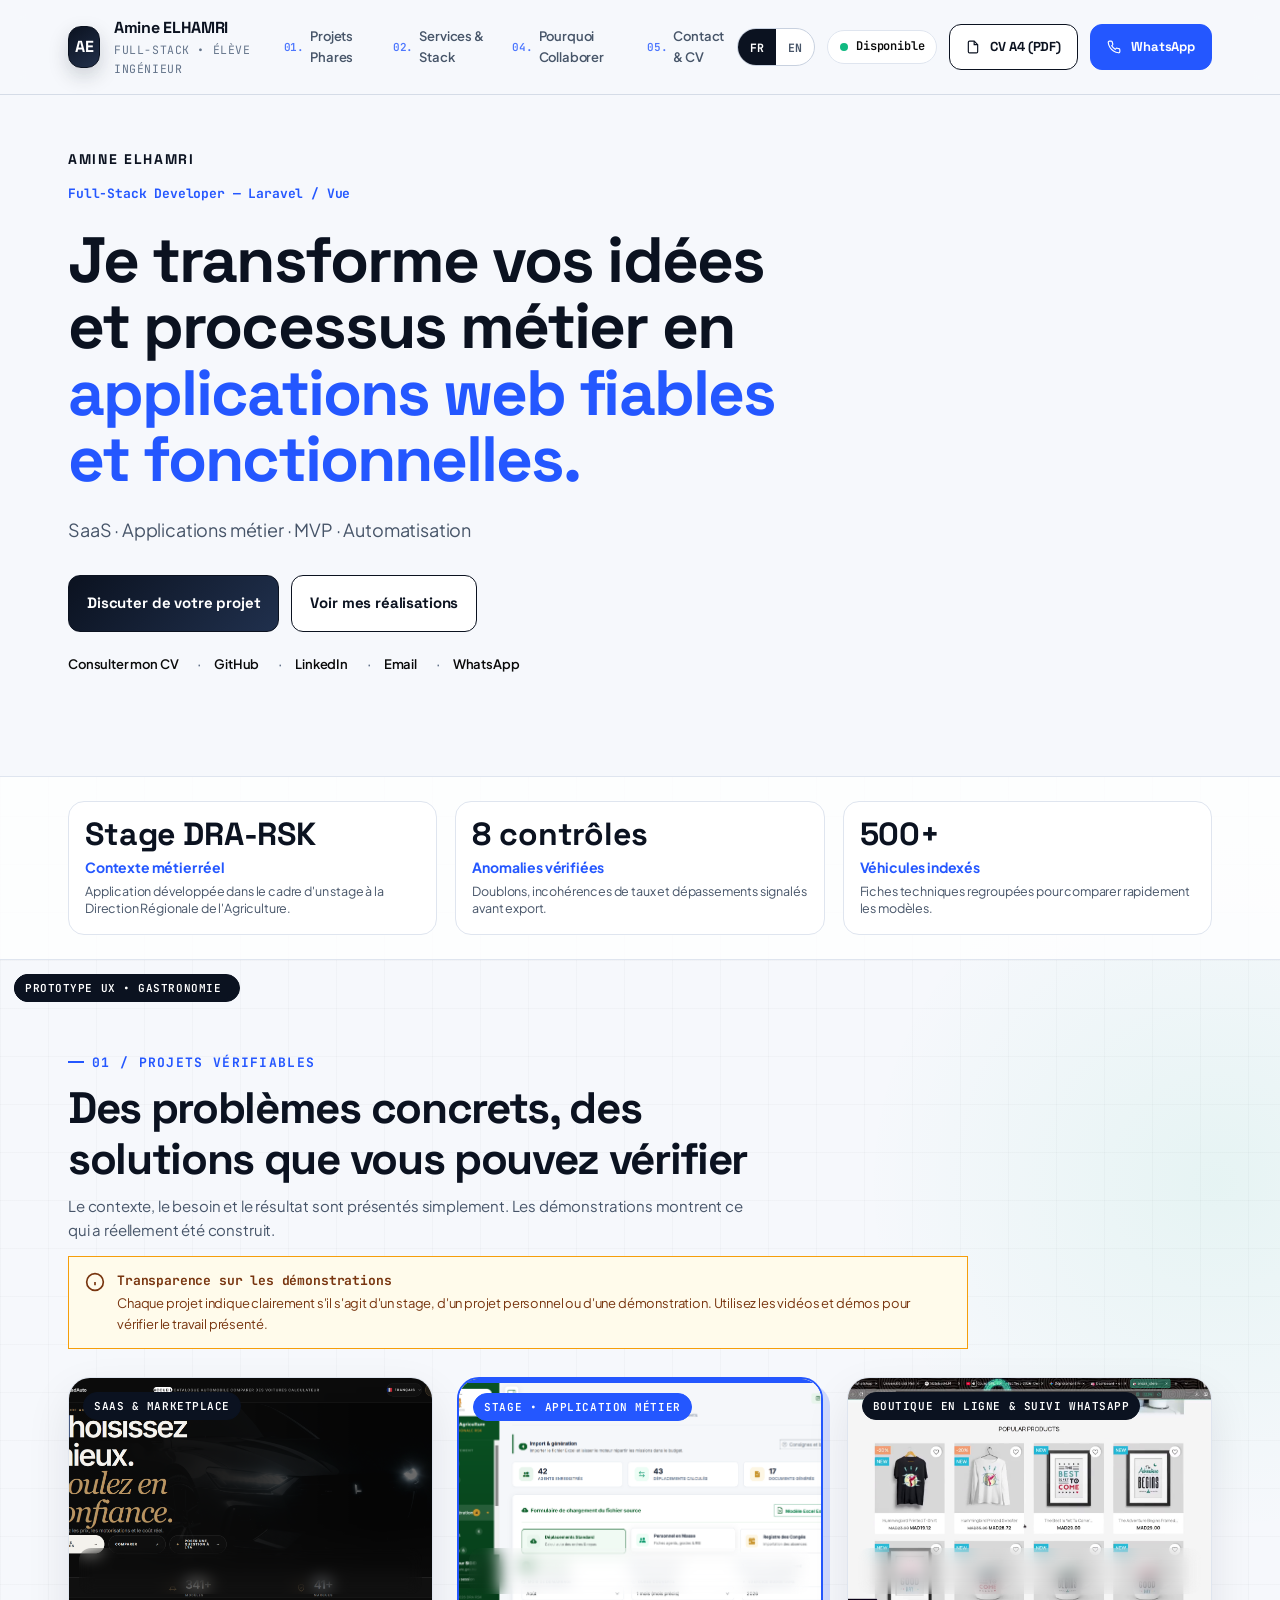
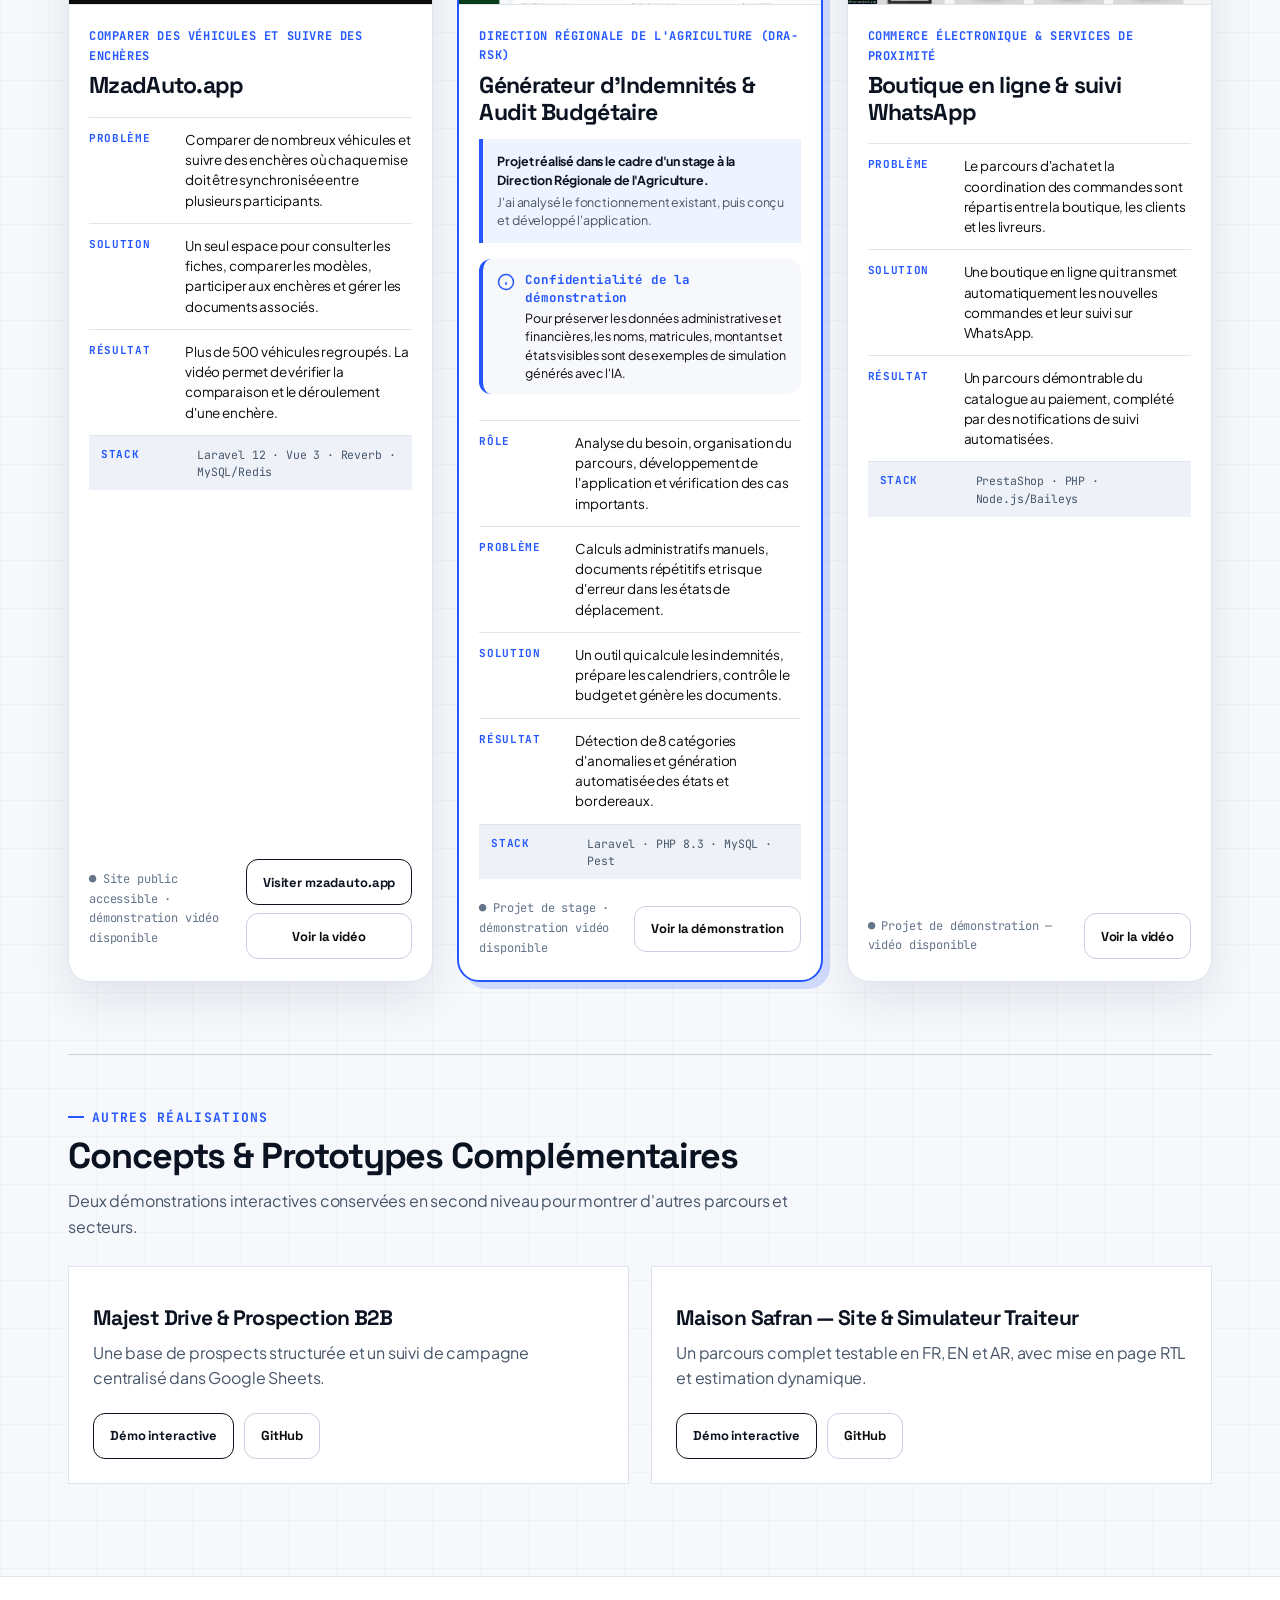
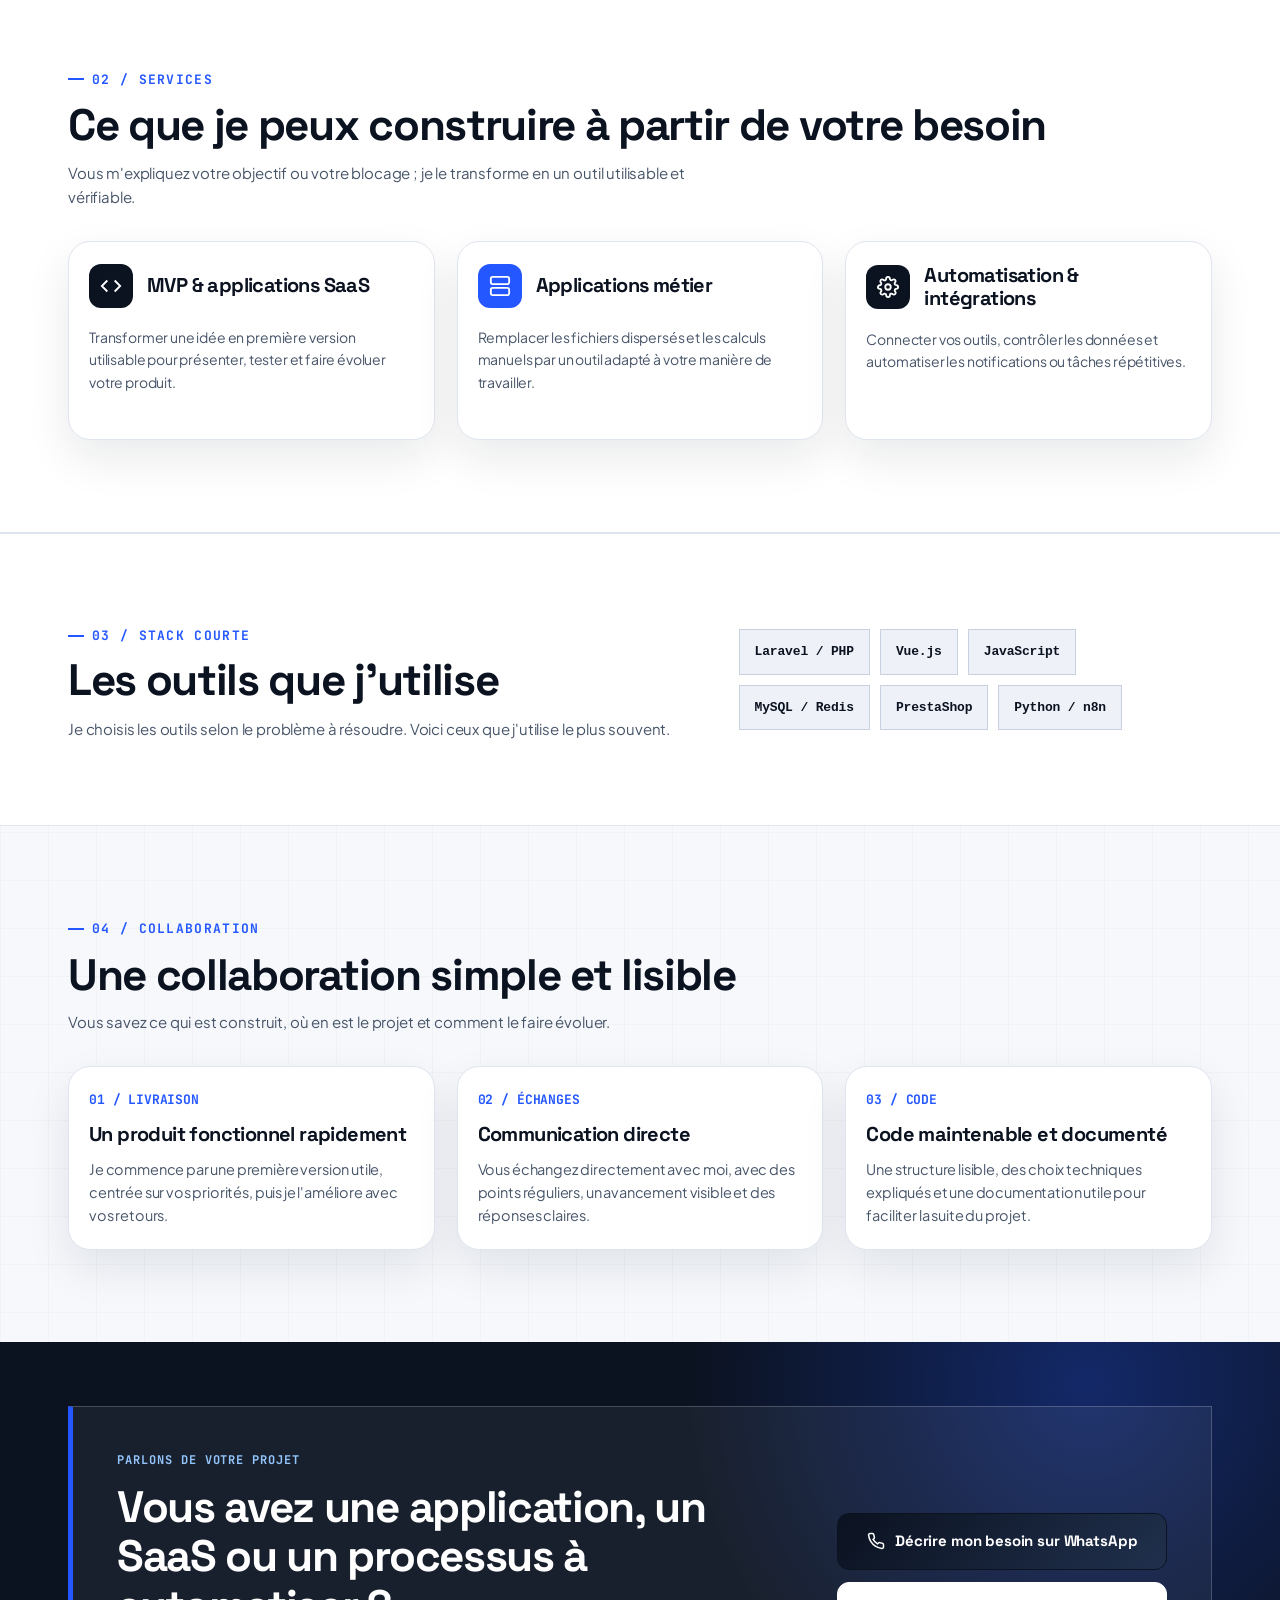
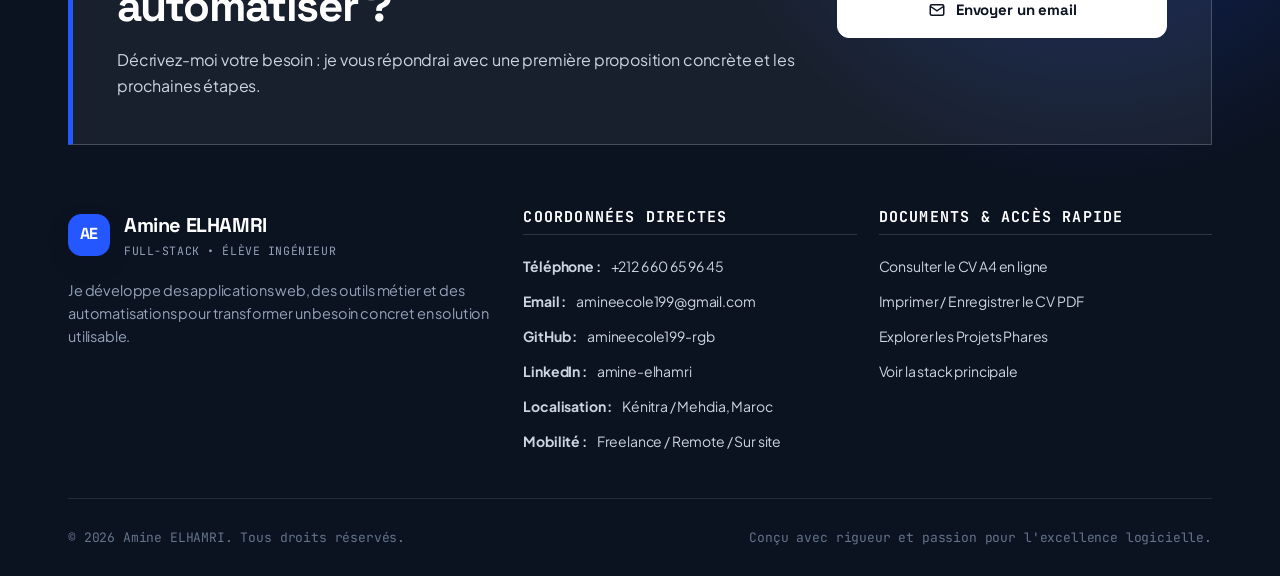
<file: index.html>
<!DOCTYPE html>
<html lang="fr" id="htmlRoot">
<head>
  <meta charset="UTF-8">
  <meta name="viewport" content="width=device-width, initial-scale=1.0">
  <title id="metaTitle">Amine ELHAMRI — Développeur Full-Stack | Élève ingénieur ENSA</title>
  <meta name="description" id="metaDesc" content="Portfolio d'Amine ELHAMRI, développeur Full-Stack et élève ingénieur ENSA. Applications web, SaaS, MVP et automatisations métier avec Laravel et Vue.">
  <meta name="theme-color" content="#f6f8fc">
  
  <!-- Typography -->
  <link rel="preconnect" href="https://fonts.googleapis.com">
  <link rel="preconnect" href="https://fonts.gstatic.com" crossorigin>
  <link href="https://fonts.googleapis.com/css2?family=JetBrains+Mono:wght@400;500;600;700&family=Plus+Jakarta+Sans:wght@300;400;500;600;700;800&family=Space+Grotesk:wght@500;600;700&display=swap" rel="stylesheet">
  
  <link rel="stylesheet" href="style.css?v=20260818">
</head>
<body class="grid-canvas">

  <!-- ==========================================================================
       NAVIGATION BAR (90° ARCHITECTURAL & BILINGUAL)
       ========================================================================== -->
  <header class="navbar" id="navbar">
    <div class="container nav-container">
      
      <!-- Brand Identity -->
      <a href="#" class="brand-logo">
        <div class="logo-symbol">AE</div>
        <div class="brand-info">
          <span class="brand-name">Amine ELHAMRI</span>
          <span class="brand-title" data-i18n="brand_title">Full-Stack • Élève ingénieur</span>
        </div>
      </a>

      <!-- Navigation Links -->
      <nav id="mainNav" aria-label="Navigation principale">
        <ul class="nav-menu">
          <li>
            <a href="#projets" class="nav-link">
              <span class="nav-num">01.</span> <span data-i18n="nav_projects">Projets Phares</span>
            </a>
          </li>
          <li>
            <a href="#expertise" class="nav-link">
              <span class="nav-num">02.</span> <span data-i18n="nav_skills">Services & Stack</span>
            </a>
          </li>
          <li>
            <a href="#valeur" class="nav-link">
              <span class="nav-num">04.</span> <span data-i18n="nav_why">Pourquoi Collaborer</span>
            </a>
          </li>
          <li>
            <a href="#contact" class="nav-link">
              <span class="nav-num">05.</span> <span data-i18n="nav_contact">Contact & CV</span>
            </a>
          </li>
        </ul>
      </nav>

      <button class="menu-toggle" id="menuToggle" type="button" aria-label="Ouvrir le menu" aria-controls="mainNav" aria-expanded="false">
        <span></span>
        <span></span>
        <span></span>
      </button>

      <!-- Nav Actions -->
      <div class="nav-actions">
        <!-- Language Switcher 90° -->
        <div class="lang-switcher-90" aria-label="Langue / Language Switcher">
          <button id="langFR" class="lang-btn active" title="Version Française">FR</button>
          <button id="langEN" class="lang-btn" title="English Version">EN</button>
        </div>

        <div class="status-indicator">
          <span class="status-dot"></span>
          <span data-i18n="status_avail">Disponible</span>
        </div>
        <a id="navCvLink" href="cv.html" class="btn btn-sm btn-outline">
          <svg width="14" height="14" viewBox="0 0 24 24" fill="none" stroke="currentColor" stroke-width="2"><path d="M14 2H6a2 2 0 0 0-2 2v16a2 2 0 0 0 2 2h12a2 2 0 0 0 2-2V8z"/><polyline points="14 2 14 8 20 8"/></svg>
          <span data-i18n="nav_cv_btn">CV A4 (PDF)</span>
        </a>
        <a href="https://wa.me/212660659645?text=Bonjour%20Amine,%20j'ai%20consulté%20votre%20portfolio%20et%20je%20souhaite%20échanger%20sur%20un%20projet." target="_blank" class="btn btn-sm btn-blue">
          <svg width="14" height="14" viewBox="0 0 24 24" fill="none" stroke="currentColor" stroke-width="2"><path d="M22 16.92v3a2 2 0 0 1-2.18 2 19.79 19.79 0 0 1-8.63-3.07 19.5 19.5 0 0 1-6-6 19.79 19.79 0 0 1-3.07-8.67A2 2 0 0 1 4.11 2h3a2 2 0 0 1 2 1.72 12.84 12.84 0 0 0 .7 2.81 2 2 0 0 1-.45 2.11L8.09 9.91a16 16 0 0 0 6 6l1.27-1.27a2 2 0 0 1 2.11-.45 12.84 12.84 0 0 0 2.81.7A2 2 0 0 1 22 16.92z"/></svg>
          <span>WhatsApp</span>
        </a>
      </div>

    </div>
  </header>

  <a class="mobile-contact-fab" href="https://wa.me/212660659645?text=Bonjour%20Amine,%20j'ai%20consulté%20votre%20portfolio%20et%20je%20souhaite%20échanger%20sur%20un%20projet." target="_blank" rel="noopener" aria-label="Contacter Amine sur WhatsApp">
    <svg width="20" height="20" viewBox="0 0 24 24" fill="none" stroke="currentColor" stroke-width="2"><path d="M22 16.92v3a2 2 0 0 1-2.18 2 19.79 19.79 0 0 1-8.63-3.07 19.5 19.5 0 0 1-6-6 19.79 19.79 0 0 1-3.07-8.67A2 2 0 0 1 4.11 2h3a2 2 0 0 1 2 1.72 12.84 12.84 0 0 0 .7 2.81 2 2 0 0 1-.45 2.11L8.09 9.91a16 16 0 0 0 6 6l1.27-1.27a2 2 0 0 1 2.11-.45 12.84 12.84 0 0 0 2.81.7A2 2 0 0 1 22 16.92z"/></svg>
    <span>Discutons</span>
  </a>

  <!-- ==========================================================================
       HERO SECTION (AIRY, IMPACTFUL, ARCHITECTURAL)
       ========================================================================== -->
  <section class="hero-section">
    <div class="container hero-grid">
      
      <div class="hero-text-col">
        <p class="hero-name">AMINE ELHAMRI</p>
        <div class="hero-tag">
          <span data-i18n="hero_tag">Full-Stack Developer — Laravel / Vue</span>
        </div>

        <h1 class="hero-title" data-i18n="hero_title">
          Je transforme vos idées et processus métier en <span class="highlight">applications web fiables et fonctionnelles.</span>
        </h1>

        <p class="hero-description" data-i18n="hero_desc">
          SaaS · Applications métier · MVP · Automatisation
        </p>

        <div class="hero-actions">
          <a href="https://wa.me/212660659645?text=Bonjour%20Amine,%20j'ai%20consulté%20votre%20portfolio%20et%20je%20souhaite%20échanger%20sur%20un%20projet." target="_blank" rel="noopener" class="btn btn-primary btn-lg">
            <span data-i18n="hero_btn_contact">Discuter de votre projet</span>
          </a>
          <a href="#projets" class="btn btn-outline btn-lg">
            <span data-i18n="hero_btn_projects">Voir mes réalisations</span>
          </a>
        </div>

        <nav class="hero-social-links" aria-label="Profils et contact">
          <a id="heroCvBtn" href="cv.html">
            <span data-i18n="hero_btn_cv">Consulter mon CV</span>
          </a>
          <a href="https://github.com/amineecole199-rgb" target="_blank" rel="noopener" aria-label="GitHub d'Amine ELHAMRI">
            <span>GitHub</span>
          </a>
          <a href="https://www.linkedin.com/in/amine-elhamri-157341414/" target="_blank" rel="noopener" aria-label="LinkedIn d'Amine ELHAMRI">
            <span>LinkedIn</span>
          </a>
          <a href="mailto:amineecole199@gmail.com" aria-label="Envoyer un email à Amine ELHAMRI">
            <span>Email</span>
          </a>
          <a href="https://wa.me/212660659645" target="_blank" rel="noopener" aria-label="Contacter Amine ELHAMRI sur WhatsApp">
            <span>WhatsApp</span>
          </a>
        </nav>
      </div>

    </div>
  </section>

  <!-- ==========================================================================
       METRICS & IMPACT STRIP
       ========================================================================== -->
  <section class="metrics-strip">
    <div class="container">
      <div class="metrics-row">
        
        <div class="metric-block">
          <div class="metric-figure" data-i18n="metric_1_figure">Stage DRA-RSK</div>
          <div class="metric-name" data-i18n="metric_1_title">Contexte métier réel</div>
          <div class="metric-explanation" data-i18n="metric_1_desc">Application développée dans le cadre d'un stage à la Direction Régionale de l'Agriculture.</div>
        </div>

        <div class="metric-block">
          <div class="metric-figure" data-i18n="metric_2_figure">8 contrôles</div>
          <div class="metric-name" data-i18n="metric_2_title">Anomalies vérifiées</div>
          <div class="metric-explanation" data-i18n="metric_2_desc">Doublons, incohérences de taux et dépassements signalés avant export.</div>
        </div>

        <div class="metric-block">
          <div class="metric-figure">500+</div>
          <div class="metric-name" data-i18n="metric_3_title">Véhicules indexés</div>
          <div class="metric-explanation" data-i18n="metric_3_desc">Fiches techniques regroupées pour comparer rapidement les modèles.</div>
        </div>

      </div>
    </div>
  </section>

  <!-- ==========================================================================
       PROJECTS SHOWCASE SECTION (01)
       ========================================================================== -->
  <section id="projets" class="section">
    <div class="container">
      
      <div class="section-header">
        <span class="section-number" data-i18n="sec_proj_num">01 / Projets vérifiables</span>
        <h2 class="section-title" data-i18n="sec_proj_title">Des problèmes concrets, des solutions que vous pouvez vérifier</h2>
        <p class="section-subtitle" data-i18n="sec_proj_sub">
          Le contexte, le besoin et le résultat sont présentés simplement. Les démonstrations montrent ce qui a réellement été construit.
        </p>
      </div>

      <aside class="demo-disclosure" role="note" aria-label="Transparence sur les démonstrations">
        <svg width="20" height="20" viewBox="0 0 24 24" fill="none" stroke="currentColor" stroke-width="2" aria-hidden="true"><circle cx="12" cy="12" r="10"/><line x1="12" y1="16" x2="12" y2="12"/><line x1="12" y1="8" x2="12.01" y2="8"/></svg>
        <div>
          <strong data-i18n="demo_disclosure_title">Transparence sur les démonstrations</strong>
          <span data-i18n="demo_disclosure_body">Chaque projet indique clairement s'il s'agit d'un stage, d'un projet personnel ou d'une démonstration. Utilisez les vidéos et démos pour vérifier le travail présenté.</span>
        </div>
      </aside>

      <!-- Projects Grid -->
      <div class="projects-grid">
        
        <!-- PROJET 1 : MzadAuto.app (PUBLIC SITE + VIDEO DEMO) -->
        <article class="project-card-90" data-category="saas" data-project="mzadauto" data-tier="featured" data-priority="1">
          <div class="project-media-wrap">
            <img src="assets/img/mzadauto.png" alt="MzadAuto.app" loading="lazy" decoding="async" onerror="this.src='assets/img/photo_pro_web.webp'">
            <div class="project-category-chip" data-i18n="p1_chip">SaaS & Marketplace</div>
            <div class="project-demo-btn-overlay">
              <button class="btn btn-sm btn-primary" data-demo="mzadauto" data-title="MzadAuto.app — Enchères en Direct & Comparateur">
                <svg width="14" height="14" viewBox="0 0 24 24" fill="none" stroke="currentColor" stroke-width="2"><polygon points="5 3 19 12 5 21 5 3"/></svg>
                <span data-i18n="btn_view_video">Voir Démo Vidéo</span>
              </button>
            </div>
          </div>

          <div class="project-content-body">
            <div class="project-context-label" data-i18n="p1_label">Comparer des véhicules et suivre des enchères</div>
            <h3 class="project-card-title">MzadAuto.app</h3>
            <div class="case-study-flow">
              <div class="case-study-row"><strong data-i18n="case_problem">Problème</strong><span data-i18n="p1_problem">Comparer de nombreux véhicules et suivre des enchères où chaque mise doit être synchronisée entre plusieurs participants.</span></div>
              <div class="case-study-row"><strong data-i18n="case_solution">Solution</strong><span data-i18n="p1_solution">Un seul espace pour consulter les fiches, comparer les modèles, participer aux enchères et gérer les documents associés.</span></div>
              <div class="case-study-row"><strong data-i18n="case_result">Résultat</strong><span data-i18n="p1_result">Plus de 500 véhicules regroupés. La vidéo permet de vérifier la comparaison et le déroulement d'une enchère.</span></div>
              <div class="case-study-stack"><strong data-i18n="case_stack">Stack</strong><span data-i18n="p1_stack">Laravel 12 · Vue 3 · Reverb · MySQL/Redis</span></div>
            </div>

            <div class="project-card-footer">
              <span class="project-status-text" data-i18n="p1_status">● Site public accessible · démonstration vidéo disponible</span>
              <div style="display: flex; gap: 8px; flex-wrap: wrap;">
                <a href="https://mzadauto.app" target="_blank" rel="noopener" class="btn btn-sm btn-outline">
                  <span data-i18n="btn_live_site">Visiter mzadauto.app</span>
                </a>
                <button class="btn btn-sm btn-ghost" data-demo="mzadauto" data-title="MzadAuto.app — Démonstration Vidéo">
                  <span data-i18n="btn_launch_vid">Voir la vidéo</span>
                </button>
              </div>
            </div>
          </div>
        </article>

        <!-- PROJET 2 : DRA RSK (PROJET DE STAGE) -->
        <article class="project-card-90 project-card-highlight" data-category="stage saas automation" data-project="dra-rsk" data-tier="featured" data-priority="2">
          <div class="project-media-wrap">
            <img src="assets/img/dashboard_sigid.png" alt="DRA RSK Indemnités" loading="lazy" decoding="async" onerror="this.src='assets/img/screen_002.png'">
            <div class="project-category-chip" style="background: var(--c-blue); border-color: var(--c-blue);" data-i18n="p2_chip">Stage • Application métier</div>
            <div class="project-demo-btn-overlay">
              <button class="btn btn-sm btn-primary" data-demo="dra-video" data-title="DRA-RSK — Gestion Budgétaire & Audit">
                <svg width="14" height="14" viewBox="0 0 24 24" fill="none" stroke="currentColor" stroke-width="2"><polygon points="5 3 19 12 5 21 5 3"/></svg>
                <span data-i18n="btn_view_video">Voir Démo Vidéo</span>
              </button>
            </div>
          </div>

          <div class="project-content-body">
            <div class="project-context-label" data-i18n="p2_label">Direction Régionale de l'Agriculture (DRA-RSK)</div>
            <h3 class="project-card-title" data-i18n="p2_title">Générateur d'Indemnités & Audit Budgétaire</h3>
            <div class="internship-context">
              <strong data-i18n="p2_context">Projet réalisé dans le cadre d'un stage à la Direction Régionale de l'Agriculture.</strong>
              <span data-i18n="p2_role">J'ai analysé le fonctionnement existant, puis conçu et développé l'application.</span>
            </div>
            <!-- MANDATORY STAGE NOTE AS REQUESTED BY USER -->
            <div class="stage-note-box">
              <svg class="stage-note-icon" width="18" height="18" viewBox="0 0 24 24" fill="none" stroke="currentColor" stroke-width="2"><circle cx="12" cy="12" r="10"/><line x1="12" y1="16" x2="12" y2="12"/><line x1="12" y1="8" x2="12.01" y2="8"/></svg>
              <div class="stage-note-text">
                <strong data-i18n="stage_note_title">Confidentialité de la démonstration</strong>
                <span data-i18n="stage_note_body">Pour préserver les données administratives et financières, les noms, matricules, montants et états visibles sont des exemples de simulation générés avec l'IA.</span>
              </div>
            </div>

            <div class="case-study-flow">
              <div class="case-study-row"><strong data-i18n="case_role">Rôle</strong><span data-i18n="p2_role_short">Analyse du besoin, organisation du parcours, développement de l'application et vérification des cas importants.</span></div>
              <div class="case-study-row"><strong data-i18n="case_problem">Problème</strong><span data-i18n="p2_problem">Calculs administratifs manuels, documents répétitifs et risque d'erreur dans les états de déplacement.</span></div>
              <div class="case-study-row"><strong data-i18n="case_solution">Solution</strong><span data-i18n="p2_solution">Un outil qui calcule les indemnités, prépare les calendriers, contrôle le budget et génère les documents.</span></div>
              <div class="case-study-row"><strong data-i18n="case_result">Résultat</strong><span data-i18n="p2_result">Détection de 8 catégories d'anomalies et génération automatisée des états et bordereaux.</span></div>
              <div class="case-study-stack"><strong data-i18n="case_stack">Stack</strong><span data-i18n="p2_stack">Laravel · PHP 8.3 · MySQL · Pest</span></div>
            </div>

            <div class="project-card-footer">
              <span class="project-status-text" data-i18n="p2_status">● Projet de stage · démonstration vidéo disponible</span>
              <button class="btn btn-sm btn-ghost" data-demo="dra-video" data-title="DRA-RSK — Démonstration des États Officiels">
                <span data-i18n="btn_consult_vid">Consulter la Vidéo</span>
              </button>
            </div>
          </div>
        </article>

        <!-- PROJET 3 : Majest Drive (LOCATION DE VOITURES - ASSET: location.png) -->
        <article class="project-card-90" data-category="automation saas" data-project="majest-drive" data-tier="secondary" data-priority="1">
          <div class="project-media-wrap">
            <img src="assets/img/location.png" alt="Majest Drive Location" loading="lazy" decoding="async" onerror="this.src='assets/img/photo_pro_web.webp'">
            <div class="project-category-chip" data-i18n="p3_chip">Growth & Automatisation B2B</div>
            <div class="project-demo-btn-overlay" style="display: flex; gap: 8px; flex-wrap: wrap; justify-content: center;">
              <a href="location/index.html" target="_blank" rel="noopener" class="btn btn-sm btn-primary">
                <svg width="14" height="14" viewBox="0 0 24 24" fill="none" stroke="currentColor" stroke-width="2"><path d="M18 13v6a2 2 0 0 1-2 2H5a2 2 0 0 1-2-2V8a2 2 0 0 1 2-2h6"/><polyline points="15 3 21 3 21 9"/><line x1="10" y1="14" x2="21" y2="3"/></svg>
                <span data-i18n="btn_view_live_location">Voir Landing Page</span>
              </a>
              <button class="btn btn-sm btn-primary" data-demo="majest-details" data-title="Majest Drive — Système de Prospection B2B">
                <svg width="14" height="14" viewBox="0 0 24 24" fill="none" stroke="currentColor" stroke-width="2"><polygon points="5 3 19 12 5 21 5 3"/></svg>
                <span data-i18n="btn_view_pipeline">Voir le système</span>
              </button>
            </div>
          </div>

          <div class="project-content-body">
            <div class="project-context-label" data-i18n="p3_label">Location Automobile & Acquisition Client</div>
            <h3 class="project-card-title" data-i18n="p3_title">Majest Drive & Prospection B2B</h3>
            <div class="case-study-flow">
              <div class="case-study-row"><strong data-i18n="case_problem">Problème</strong><span data-i18n="p3_problem">Présenter une offre de location sur mobile tout en structurant une prospection dispersée entre plusieurs sources.</span></div>
              <div class="case-study-row"><strong data-i18n="case_solution">Solution</strong><span data-i18n="p3_solution">Une landing page de démonstration reliée à un système qui collecte et qualifie les contacts, puis prépare les campagnes WhatsApp.</span></div>
              <div class="case-study-row"><strong data-i18n="case_result">Résultat</strong><span data-i18n="p3_result">Une base de prospects structurée et un suivi de campagne centralisé dans Google Sheets.</span></div>
              <div class="case-study-stack"><strong data-i18n="case_stack">Stack</strong><span data-i18n="p3_stack">Vite · JavaScript · Google Sheets</span></div>
            </div>

            <div class="project-card-footer">
              <span class="project-status-text" data-i18n="p3_status">● Prototype de démonstration hébergé dans ce portfolio</span>
              <div style="display: flex; gap: 8px;">
                <a href="location/index.html" target="_blank" rel="noopener" class="btn btn-sm btn-outline" title="Explorer la Landing Page">
                  <svg width="13" height="13" viewBox="0 0 24 24" fill="none" stroke="currentColor" stroke-width="2"><path d="M18 13v6a2 2 0 0 1-2 2H5a2 2 0 0 1-2-2V8a2 2 0 0 1 2-2h6"/><polyline points="15 3 21 3 21 9"/><line x1="10" y1="14" x2="21" y2="3"/></svg>
                  <span data-i18n="btn_live_location">Démo interactive</span>
                </a>
                <a href="https://github.com/amineecole199-rgb/portfolio/tree/main/location" target="_blank" rel="noopener" class="btn btn-sm btn-ghost" aria-label="Voir le code source de Majest Drive sur GitHub">
                  <span>GitHub</span>
                </a>
              </div>
            </div>
          </div>
        </article>

        <!-- PROJET 4 : Boutique PrestaShop & 3andiBricole -->
        <article class="project-card-90" data-category="ecommerce automation" data-project="prestashop" data-tier="featured" data-priority="3">
          <div class="project-media-wrap">
            <img src="assets/img/presta_002.png" alt="PrestaShop Store" loading="lazy" decoding="async" onerror="this.src='assets/img/photo_pro_web.webp'">
            <div class="project-category-chip" data-i18n="p4_chip">Boutique en ligne & suivi WhatsApp</div>
            <div class="project-demo-btn-overlay">
              <button class="btn btn-sm btn-primary" data-demo="prestashop-video" data-title="Boutique PrestaShop & Parcours d'Achat">
                <svg width="14" height="14" viewBox="0 0 24 24" fill="none" stroke="currentColor" stroke-width="2"><polygon points="5 3 19 12 5 21 5 3"/></svg>
                <span data-i18n="btn_view_video">Voir Démo Vidéo</span>
              </button>
            </div>
          </div>

          <div class="project-content-body">
            <div class="project-context-label" data-i18n="p4_label">Commerce Électronique & Services de Proximité</div>
            <h3 class="project-card-title" data-i18n="p4_title">Boutique en ligne & suivi WhatsApp</h3>
            <div class="case-study-flow">
              <div class="case-study-row"><strong data-i18n="case_problem">Problème</strong><span data-i18n="p4_problem">Le parcours d'achat et la coordination des commandes sont répartis entre la boutique, les clients et les livreurs.</span></div>
              <div class="case-study-row"><strong data-i18n="case_solution">Solution</strong><span data-i18n="p4_solution">Une boutique en ligne qui transmet automatiquement les nouvelles commandes et leur suivi sur WhatsApp.</span></div>
              <div class="case-study-row"><strong data-i18n="case_result">Résultat</strong><span data-i18n="p4_result">Un parcours démontrable du catalogue au paiement, complété par des notifications de suivi automatisées.</span></div>
              <div class="case-study-stack"><strong data-i18n="case_stack">Stack</strong><span data-i18n="p4_stack">PrestaShop · PHP · Node.js/Baileys</span></div>
            </div>

            <div class="project-card-footer">
              <span class="project-status-text" data-i18n="p4_status">● Projet de démonstration — vidéo disponible</span>
              <button class="btn btn-sm btn-ghost" data-demo="prestashop-video" data-title="Boutique PrestaShop">
                <span data-i18n="btn_launch_vid">Lancer la Vidéo</span>
              </button>
            </div>
          </div>
        </article>

        <!-- PROJET 5 : Maison Safran (HAUTE GASTRONOMIE & TRAITEUR DE PRESTIGE) -->
        <article class="project-card-90" data-category="ecommerce automation saas" data-project="maison-safran" data-tier="secondary" data-priority="2">
          <div class="project-media-wrap">
            <img src="assets/img/gastronomie.jpg" alt="Maison Safran Gastronomie & Traiteur" loading="lazy" decoding="async" onerror="this.src='assets/img/photo_pro_web.webp'">
            <div class="project-category-chip" data-i18n="p5_chip">Prototype UX • Gastronomie</div>
            <div class="project-demo-btn-overlay" style="display: flex; gap: 8px; flex-wrap: wrap; justify-content: center;">
              <a href="gastronomie/index.html" target="_blank" rel="noopener" class="btn btn-sm btn-primary">
                <svg width="14" height="14" viewBox="0 0 24 24" fill="none" stroke="currentColor" stroke-width="2"><path d="M18 13v6a2 2 0 0 1-2 2H5a2 2 0 0 1-2-2V8a2 2 0 0 1 2-2h6"/><polyline points="15 3 21 3 21 9"/><line x1="10" y1="14" x2="21" y2="3"/></svg>
                <span data-i18n="btn_view_live_gastronomie">Voir le prototype</span>
              </a>
            </div>
          </div>

          <div class="project-content-body">
            <div class="project-context-label" data-i18n="p5_label">Concept de plateforme pour restaurant & traiteur</div>
            <h3 class="project-card-title" data-i18n="p5_title">Maison Safran — Site & Simulateur Traiteur</h3>
            <div class="case-study-flow">
              <div class="case-study-row"><strong data-i18n="case_problem">Problème</strong><span data-i18n="p5_problem">Permettre à un visiteur d'explorer une carte, d'estimer un événement et de tester une prise de contact sans multiplier les échanges.</span></div>
              <div class="case-study-row"><strong data-i18n="case_solution">Solution</strong><span data-i18n="p5_solution">Un concept fictif trilingue réunissant carte interactive, simulateur de devis et parcours de réservation WhatsApp.</span></div>
              <div class="case-study-row"><strong data-i18n="case_result">Résultat</strong><span data-i18n="p5_result">Un parcours complet testable en FR, EN et AR, avec mise en page RTL et estimation dynamique.</span></div>
              <div class="case-study-stack"><strong data-i18n="case_stack">Stack</strong><span data-i18n="p5_stack">HTML/CSS · JavaScript · i18n</span></div>
            </div>

            <div class="project-card-footer">
              <span class="project-status-text" data-i18n="p5_status">● Prototype fictif de démonstration — non affilié à un restaurant</span>
              <div style="display: flex; gap: 8px;">
                <a href="gastronomie/index.html" target="_blank" rel="noopener" class="btn btn-sm btn-outline" title="Explorer la Démo Live">
                  <svg width="13" height="13" viewBox="0 0 24 24" fill="none" stroke="currentColor" stroke-width="2"><path d="M18 13v6a2 2 0 0 1-2 2H5a2 2 0 0 1-2-2V8a2 2 0 0 1 2-2h6"/><polyline points="15 3 21 3 21 9"/><line x1="10" y1="14" x2="21" y2="3"/></svg>
                  <span data-i18n="btn_live_gastronomie">Démo interactive</span>
                </a>
                <a href="https://github.com/amineecole199-rgb/portfolio/tree/main/gastronomie" target="_blank" rel="noopener" class="btn btn-sm btn-ghost" aria-label="Voir le code source de Maison Safran sur GitHub">
                  <span>GitHub</span>
                </a>
              </div>
            </div>
          </div>
        </article>


      </div>

    </div>
  </section>

  <!-- ==========================================================================
       EXPERTISE & TECH MATRIX SECTION (02)
       ========================================================================== -->
  <section id="expertise" class="section section-alt">
    <div class="container">
      
      <div class="section-header">
        <span class="section-number" data-i18n="sec_skill_num">02 / Services</span>
        <h2 class="section-title" data-i18n="sec_skill_title">Ce que je peux construire à partir de votre besoin</h2>
        <p class="section-subtitle" data-i18n="sec_skill_sub">
          Vous m'expliquez votre objectif ou votre blocage ; je le transforme en un outil utilisable et vérifiable.
        </p>
      </div>

      <div class="skills-grid-3">
        
        <!-- Pôle 1 : Full-Stack Web -->
        <div class="skill-card-90">
          <div class="skill-header">
            <div class="skill-icon-box">
              <svg width="22" height="22" viewBox="0 0 24 24" fill="none" stroke="currentColor" stroke-width="2"><polyline points="16 18 22 12 16 6"/><polyline points="8 6 2 12 8 18"/></svg>
            </div>
            <h3 class="skill-title" data-i18n="skill_1_title">MVP & applications SaaS</h3>
          </div>
          <p class="skill-description" data-i18n="skill_1_desc">
            Transformer une idée en première version utilisable pour présenter, tester et faire évoluer votre produit.
          </p>
        </div>

        <!-- Pôle 2 : Fiabilité & données -->
        <div class="skill-card-90">
          <div class="skill-header">
            <div class="skill-icon-box" style="background: var(--c-blue);">
              <svg width="22" height="22" viewBox="0 0 24 24" fill="none" stroke="currentColor" stroke-width="2"><rect x="2" y="2" width="20" height="8" rx="2" ry="2"/><rect x="2" y="14" width="20" height="8" rx="2" ry="2"/><line x1="6" y1="6" x2="6.01" y2="6"/><line x1="6" y1="18" x2="6.01" y2="18"/></svg>
            </div>
            <h3 class="skill-title" data-i18n="skill_2_title">Applications métier</h3>
          </div>
          <p class="skill-description" data-i18n="skill_2_desc">
            Remplacer les fichiers dispersés et les calculs manuels par un outil adapté à votre manière de travailler.
          </p>
        </div>

        <!-- Pôle 3 : Automatisation & IA -->
        <div class="skill-card-90">
          <div class="skill-header">
            <div class="skill-icon-box">
              <svg width="22" height="22" viewBox="0 0 24 24" fill="none" stroke="currentColor" stroke-width="2"><circle cx="12" cy="12" r="3"/><path d="M19.4 15a1.65 1.65 0 0 0 .33 1.82l.06.06a2 2 0 0 1 0 2.83 2 2 0 0 1-2.83 0l-.06-.06a1.65 1.65 0 0 0-1.82-.33 1.65 1.65 0 0 0-1 1.51V21a2 2 0 0 1-2 2 2 2 0 0 1-2-2v-.09A1.65 1.65 0 0 0 9 19.4a1.65 1.65 0 0 0-1.82.33l-.06.06a2 2 0 0 1-2.83 0 2 2 0 0 1 0-2.83l.06-.06a1.65 1.65 0 0 0 .33-1.82 1.65 1.65 0 0 0-1.51-1H3a2 2 0 0 1-2-2 2 2 0 0 1 2-2h.09A1.65 1.65 0 0 0 4.6 9a1.65 1.65 0 0 0-.33-1.82l-.06-.06a2 2 0 0 1 0-2.83 2 2 0 0 1 2.83 0l.06.06a1.65 1.65 0 0 0 1.82.33H9a1.65 1.65 0 0 0 1-1.51V3a2 2 0 0 1 2-2 2 2 0 0 1 2 2v.09a1.65 1.65 0 0 0 1 1.51 1.65 1.65 0 0 0 1.82-.33l.06-.06a2 2 0 0 1 2.83 0 2 2 0 0 1 0 2.83l-.06.06a1.65 1.65 0 0 0-.33 1.82V9a1.65 1.65 0 0 0 1.51 1H21a2 2 0 0 1 2 2 2 2 0 0 1-2 2h-.09a1.65 1.65 0 0 0-1.51 1z"/></svg>
            </div>
            <h3 class="skill-title" data-i18n="skill_3_title">Automatisation & intégrations</h3>
          </div>
          <p class="skill-description" data-i18n="skill_3_desc">
            Connecter vos outils, contrôler les données et automatiser les notifications ou tâches répétitives.
          </p>
        </div>

      </div>

    </div>
  </section>

  <section id="stack" class="section stack-short-section">
    <div class="container stack-short-layout">
      <div class="stack-short-copy">
        <span class="section-number" data-i18n="sec_stack_num">03 / Stack courte</span>
        <h2 class="section-title" data-i18n="sec_stack_title">Les outils que j'utilise</h2>
        <p class="section-subtitle" data-i18n="sec_stack_sub">Je choisis les outils selon le problème à résoudre. Voici ceux que j'utilise le plus souvent.</p>
      </div>
      <div class="stack-short-list" aria-label="Technologies principales">
        <span>Laravel / PHP</span>
        <span>Vue.js</span>
        <span>JavaScript</span>
        <span>MySQL / Redis</span>
        <span>PrestaShop</span>
        <span>Python / n8n</span>
      </div>
    </div>
  </section>

  <!-- ==========================================================================
       WHY COLLABORATE (VALEUR AJOUTÉE & ENGAGEMENTS) (04)
       ========================================================================== -->
  <section id="valeur" class="section">
    <div class="container">
      
      <div class="section-header">
        <span class="section-number" data-i18n="sec_val_num">04 / Collaboration</span>
        <h2 class="section-title" data-i18n="sec_val_title">Une collaboration simple et lisible</h2>
        <p class="section-subtitle" data-i18n="sec_val_sub">
          Vous savez ce qui est construit, où en est le projet et comment le faire évoluer.
        </p>
      </div>

      <div class="value-grid-3">
        
        <div class="value-card-90">
          <div class="value-num" data-i18n="val_1_num">01 / LIVRAISON</div>
          <h3 class="value-heading" data-i18n="val_1_title">Un produit fonctionnel rapidement</h3>
          <p class="value-text" data-i18n="val_1_desc">
            Je commence par une première version utile, centrée sur vos priorités, puis je l'améliore avec vos retours.
          </p>
        </div>

        <div class="value-card-90">
          <div class="value-num" data-i18n="val_2_num">02 / ÉCHANGES</div>
          <h3 class="value-heading" data-i18n="val_2_title">Communication directe</h3>
          <p class="value-text" data-i18n="val_2_desc">
            Vous échangez directement avec moi, avec des points réguliers, un avancement visible et des réponses claires.
          </p>
        </div>

        <div class="value-card-90">
          <div class="value-num" data-i18n="val_3_num">03 / CODE</div>
          <h3 class="value-heading" data-i18n="val_3_title">Code maintenable et documenté</h3>
          <p class="value-text" data-i18n="val_3_desc">
            Une structure lisible, des choix techniques expliqués et une documentation utile pour faciliter la suite du projet.
          </p>
        </div>

      </div>

    </div>
  </section>

  <!-- ==========================================================================
       CONTACT & FOOTER (05)
       ========================================================================== -->
  <footer id="contact" class="footer-section">
    <div class="container">

      <section class="footer-cta" aria-labelledby="footerCtaTitle">
        <div class="footer-cta-copy">
          <span class="footer-cta-kicker" data-i18n="footer_cta_kicker">Parlons de votre projet</span>
          <h2 id="footerCtaTitle" data-i18n="footer_cta_title">Vous avez une application, un SaaS ou un processus à automatiser ?</h2>
          <p data-i18n="footer_cta_desc">Décrivez-moi votre besoin : je vous répondrai avec une première proposition concrète et les prochaines étapes.</p>
        </div>
        <div class="footer-cta-actions">
          <a href="https://wa.me/212660659645?text=Bonjour%20Amine,%20j%27aimerais%20vous%20décrire%20mon%20projet%20et%20obtenir%20une%20première%20approche%20technique." target="_blank" rel="noopener" class="btn btn-primary btn-lg">
            <svg width="18" height="18" viewBox="0 0 24 24" fill="none" stroke="currentColor" stroke-width="2" aria-hidden="true"><path d="M22 16.92v3a2 2 0 0 1-2.18 2 19.79 19.79 0 0 1-8.63-3.07 19.5 19.5 0 0 1-6-6 19.79 19.79 0 0 1-3.07-8.67A2 2 0 0 1 4.11 2h3a2 2 0 0 1 2 1.72 12.84 12.84 0 0 0 .7 2.81 2 2 0 0 1-.45 2.11L8.09 9.91a16 16 0 0 0 6 6l1.27-1.27a2 2 0 0 1 2.11-.45 12.84 12.84 0 0 1 2.81.7A2 2 0 0 1 22 16.92z"/></svg>
            <span data-i18n="footer_cta_whatsapp">Décrire mon besoin sur WhatsApp</span>
          </a>
          <a href="mailto:amineecole199@gmail.com?subject=Mon%20projet%20web%20ou%20SaaS" class="btn btn-outline btn-lg footer-email-btn">
            <svg width="18" height="18" viewBox="0 0 24 24" fill="none" stroke="currentColor" stroke-width="2" aria-hidden="true"><rect x="3" y="5" width="18" height="14" rx="2"/><polyline points="3 7 12 13 21 7"/></svg>
            <span data-i18n="footer_cta_email">Envoyer un email</span>
          </a>
        </div>
      </section>
      
      <div class="footer-top-grid">
        
        <div class="footer-brand">
          <a href="#" class="brand-logo" style="margin-bottom: 12px;">
            <div class="logo-symbol">AE</div>
            <div class="brand-info">
              <span class="brand-name">Amine ELHAMRI</span>
              <span class="brand-title" data-i18n="brand_title">Full-Stack • Élève ingénieur</span>
            </div>
          </a>
          <p class="footer-bio" data-i18n="footer_bio">
            Je développe des applications web, des outils métier et des automatisations pour transformer un besoin concret en solution utilisable.
          </p>
        </div>

        <div>
          <h4 class="footer-title" data-i18n="footer_contact_title">Coordonnées Directes</h4>
          <ul class="footer-contact-list">
            <li>
              <strong data-i18n="footer_phone_lbl">Téléphone :</strong> 
              <a href="tel:+212660659645">+212 6 60 65 96 45</a>
            </li>
            <li>
              <strong data-i18n="footer_email_lbl">Email :</strong> 
              <a href="mailto:amineecole199@gmail.com">amineecole199@gmail.com</a>
            </li>
            <li>
              <strong>GitHub :</strong>
              <a href="https://github.com/amineecole199-rgb" target="_blank" rel="noopener">amineecole199-rgb</a>
            </li>
            <li>
              <strong>LinkedIn :</strong>
              <a href="https://www.linkedin.com/in/amine-elhamri-157341414/" target="_blank" rel="noopener">amine-elhamri</a>
            </li>
            <li>
              <strong data-i18n="footer_loc_lbl">Localisation :</strong> 
              <span data-i18n="footer_loc_val">Kénitra / Mehdia, Maroc</span>
            </li>
            <li>
              <strong data-i18n="footer_mob_lbl">Mobilité :</strong> 
              <span data-i18n="footer_mob_val">Freelance / Remote / Sur site</span>
            </li>
          </ul>
        </div>

        <div>
          <h4 class="footer-title" data-i18n="footer_links_title">Documents & Accès Rapide</h4>
          <ul class="footer-nav-list">
            <li><a id="footerCvLink" href="cv.html" data-i18n="footer_cv_link">Consulter le CV A4 en ligne</a></li>
            <li><a id="footerPrintLink" href="cv.html" onclick="window.open(this.getAttribute('href')); setTimeout(()=>{window.print()},500);" data-i18n="footer_pdf_link">Imprimer / Enregistrer le CV PDF</a></li>
            <li><a href="#projets" data-i18n="footer_proj_link">Explorer les Projets Phares</a></li>
            <li><a href="#stack" data-i18n="footer_stack_link">Voir la stack principale</a></li>
          </ul>
        </div>

      </div>

      <div class="footer-bottom-bar">
        <span data-i18n="footer_rights">© 2026 Amine ELHAMRI. Tous droits réservés.</span>
        <span data-i18n="footer_tagline">Conçu avec rigueur et passion pour l'excellence logicielle.</span>
      </div>

    </div>
  </footer>

  <!-- ==========================================================================
       MEDIA MODAL (PROJECT DEMONSTRATIONS)
       ========================================================================== -->
  <div id="mediaModal" class="modal-overlay" aria-hidden="true" role="dialog">
    <div class="modal-card-90">
      
      <div class="modal-header-bar">
        <span id="modalTitle" class="modal-title-text">Démonstration du projet</span>
        <button id="modalClose" class="modal-close-btn" aria-label="Fermer la fenêtre">✕</button>
      </div>

      <div id="modalContent" class="modal-inner-content">
        <!-- Content will be injected dynamically via JavaScript -->
      </div>

    </div>
  </div>

  <script src="app.js?v=20260818_1803"></script>
</body>
</html>
</file>
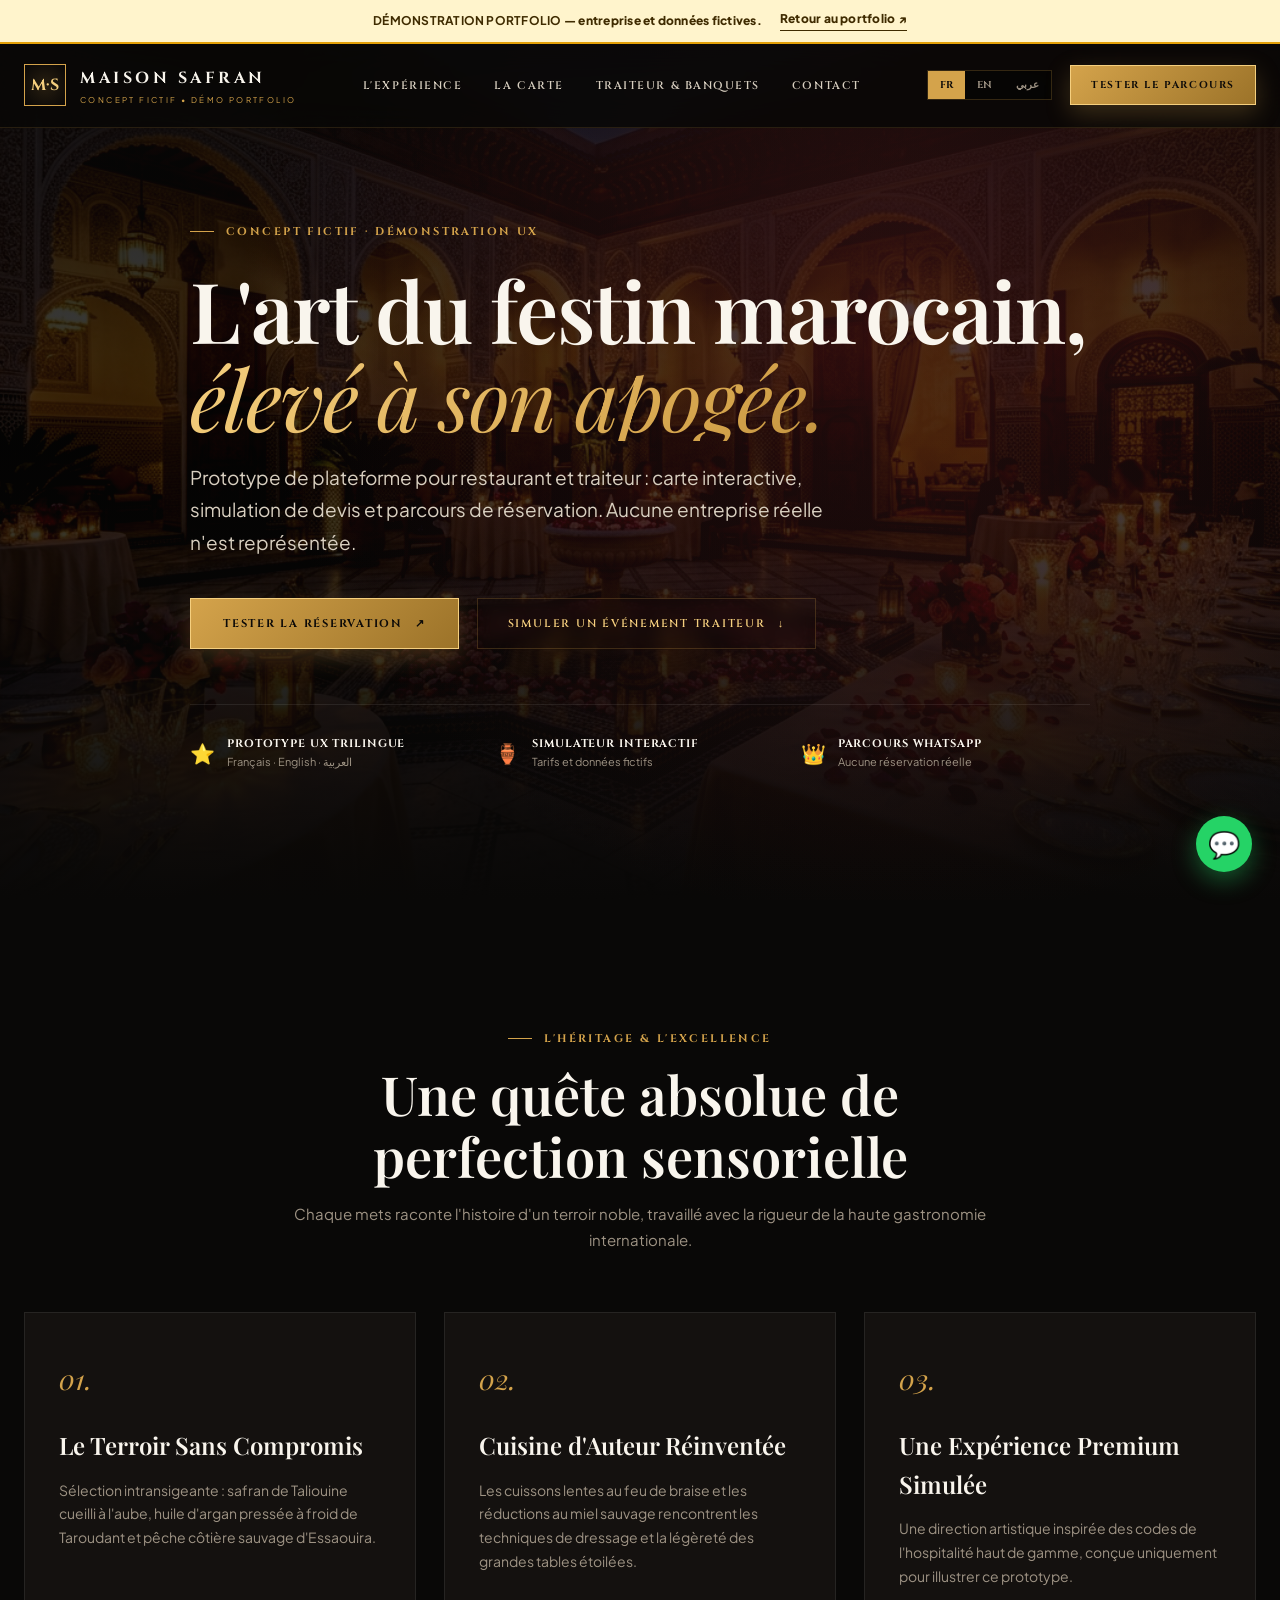
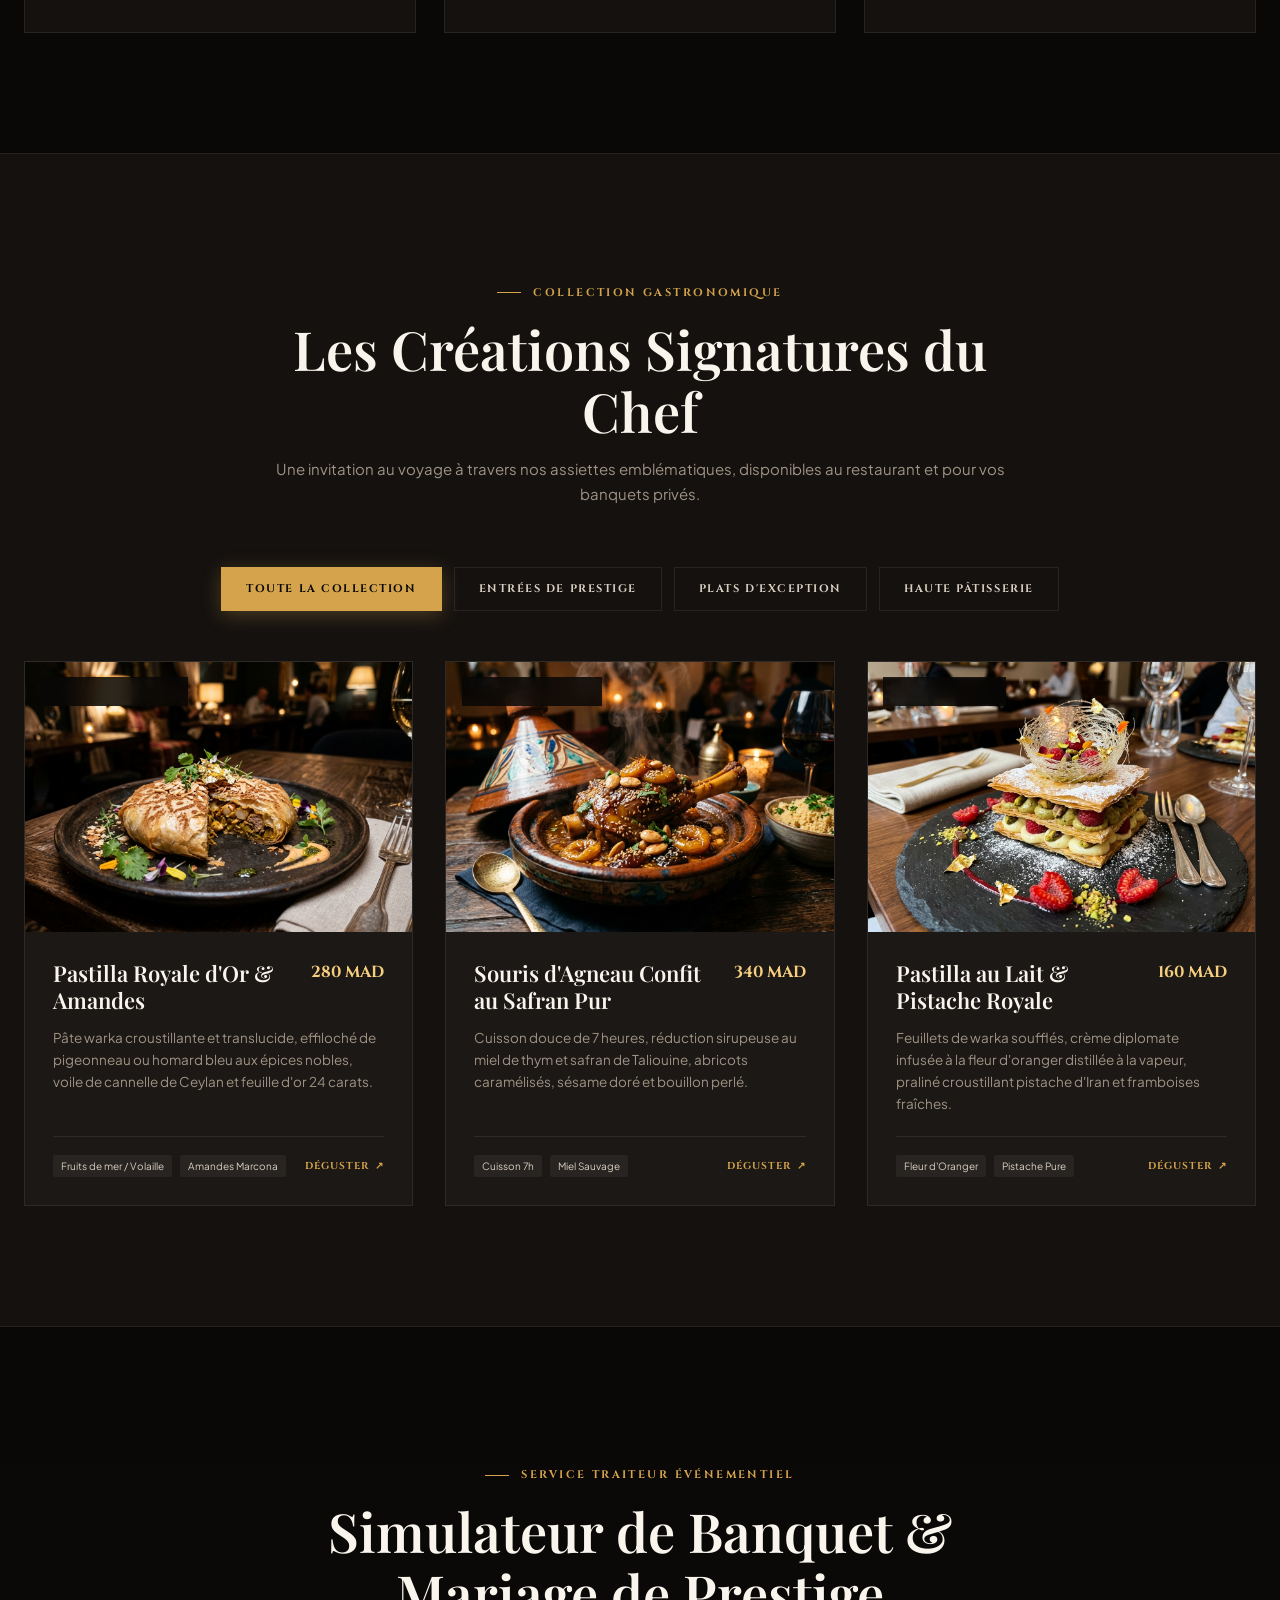
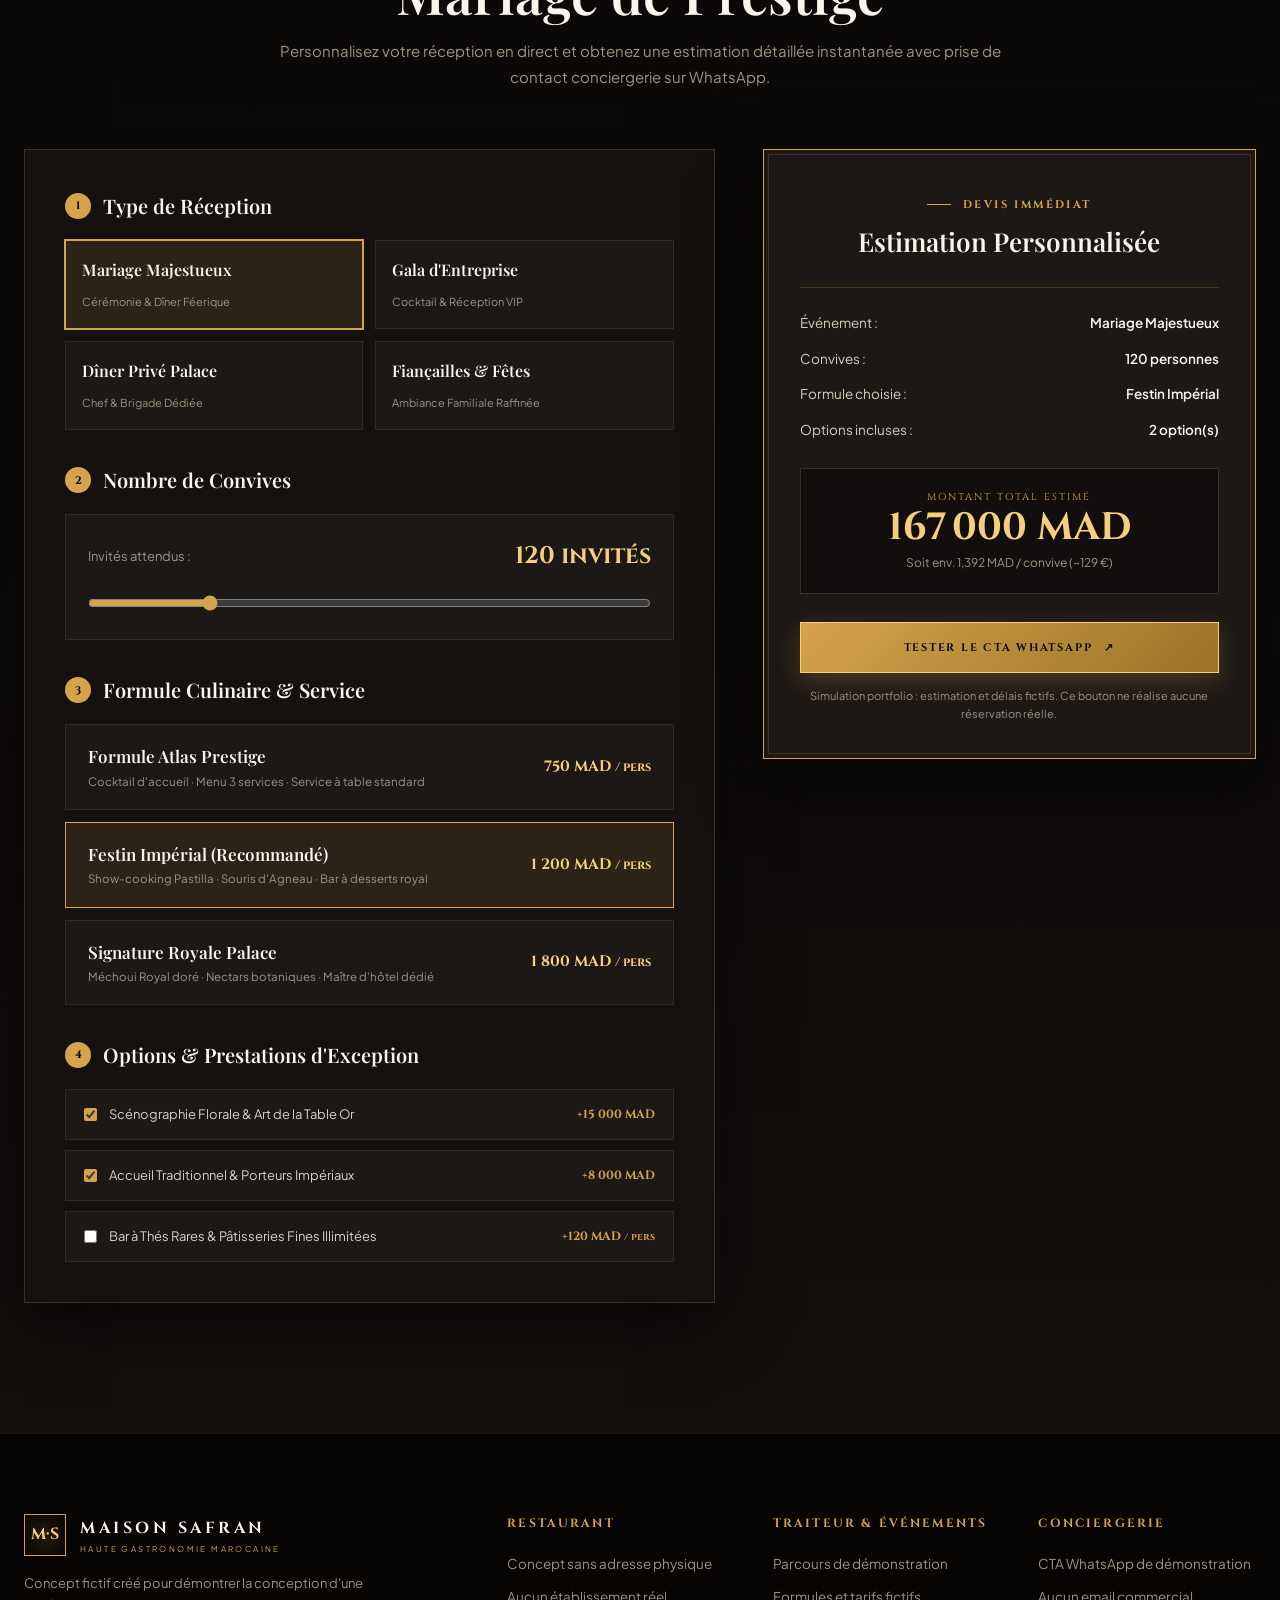
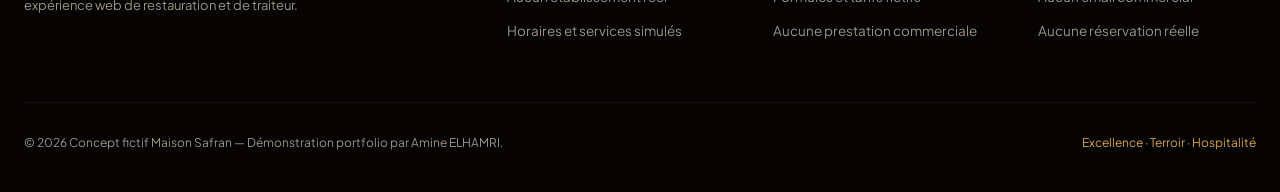
<file: gastronomie/index.html>
<!doctype html>
<html lang="fr" dir="ltr">
<head>
  <meta charset="UTF-8" />
  <meta name="viewport" content="width=device-width, initial-scale=1.0" />
  <meta name="description" content="Maison Safran — concept fictif de plateforme web pour restaurant et traiteur, réalisé comme démonstration portfolio par Amine ELHAMRI." />
  <meta name="keywords" content="concept UX restaurant, démonstration portfolio, prototype web gastronomie, simulateur traiteur fictif" />
  <title>Maison Safran — Concept fictif | Démonstration portfolio</title>
  <link rel="preconnect" href="https://fonts.googleapis.com" />
  <link rel="preconnect" href="https://fonts.gstatic.com" crossorigin />
  <link href="https://fonts.googleapis.com/css2?family=Cinzel:wght@500;600;700;800&family=Playfair+Display:ital,wght@0,500;0,600;0,700;1,400;1,600&family=Plus+Jakarta+Sans:wght@300;400;500;600;700&display=swap" rel="stylesheet" />
  
  <style>
    :root {
      --bg-deep: #090807;
      --bg-surface: #14110f;
      --bg-card: #1c1815;
      --bg-card-hover: #26201c;
      --gold: #d4a34b;
      --gold-light: #f5cf7e;
      --gold-dark: #9c7329;
      --terracotta: #8a2a2d;
      --terracotta-light: #ab3a3e;
      --cream: #f9f5ed;
      --cream-dim: #d8cfc0;
      --text-muted: #9e9384;
      --line: rgba(212, 163, 75, 0.22);
      --line-subtle: rgba(255, 255, 255, 0.08);
      --serif: "Playfair Display", Georgia, serif;
      --display: "Cinzel", Georgia, serif;
      --sans: "Plus Jakarta Sans", -apple-system, BlinkMacSystemFont, sans-serif;
      --demo-notice-height: 44px;
    }

    * { box-sizing: border-box; margin: 0; padding: 0; }
    html { scroll-behavior: smooth; }
    body {
      background-color: var(--bg-deep);
      color: var(--cream);
      font-family: var(--sans);
      line-height: 1.6;
      overflow-x: hidden;
      -webkit-font-smoothing: antialiased;
    }

    /* RTL Support */
    html[dir="rtl"] body { direction: rtl; }
    html[dir="rtl"] .topbar-nav { flex-direction: row-reverse; }
    html[dir="rtl"] .kicker::before { order: 2; }
    html[dir="rtl"] .price-box { text-align: left; }
    html[dir="rtl"] .dish-meta { flex-direction: row-reverse; }

    a { color: inherit; text-decoration: none; }
    button, input, select, textarea { font: inherit; }
    img { display: block; max-width: 100%; object-fit: cover; }

    .shell { width: min(1360px, calc(100% - 48px)); margin-inline: auto; }

    .demo-disclaimer {
      position: fixed;
      inset: 0 0 auto 0;
      z-index: 1200;
      height: var(--demo-notice-height);
      display: flex;
      align-items: center;
      justify-content: center;
      padding: 8px 24px;
      background: #fff4cc;
      border-bottom: 2px solid #e3a008;
      color: #3f2b00;
      font-size: 12px;
      font-weight: 800;
      line-height: 1.35;
      text-align: center;
      letter-spacing: 0.02em;
      gap: 18px;
    }
    .demo-disclaimer a { padding-bottom: 2px; border-bottom: 1px solid currentColor; white-space: nowrap; }

    /* TYPOGRAPHY UTILITIES */
    .font-display { font-family: var(--display); letter-spacing: 0.08em; }
    .font-serif { font-family: var(--serif); }
    .gold-gradient-text {
      background: linear-gradient(135deg, var(--gold-light) 0%, var(--gold) 60%, var(--gold-dark) 100%);
      -webkit-background-clip: text;
      -webkit-text-fill-color: transparent;
    }
    
    .kicker {
      display: inline-flex;
      align-items: center;
      gap: 12px;
      font-family: var(--display);
      font-size: 11px;
      font-weight: 700;
      letter-spacing: 0.22em;
      text-transform: uppercase;
      color: var(--gold);
    }
    .kicker::before { content: ""; width: 24px; height: 1px; background: var(--gold); }

    /* BUTTONS */
    .btn-gold {
      display: inline-flex;
      align-items: center;
      justify-content: center;
      gap: 12px;
      padding: 16px 32px;
      background: linear-gradient(135deg, var(--gold) 0%, var(--gold-dark) 100%);
      color: #0c0a08;
      border: 1px solid var(--gold-light);
      font-family: var(--display);
      font-size: 11px;
      font-weight: 700;
      letter-spacing: 0.16em;
      text-transform: uppercase;
      cursor: pointer;
      box-shadow: 0 8px 24px rgba(212, 163, 75, 0.25);
      transition: all 0.3s cubic-bezier(0.16, 1, 0.3, 1);
    }
    .btn-gold:hover {
      transform: translateY(-2px);
      box-shadow: 0 12px 30px rgba(212, 163, 75, 0.4);
      background: linear-gradient(135deg, var(--gold-light) 0%, var(--gold) 100%);
    }

    .btn-outline-gold {
      display: inline-flex;
      align-items: center;
      justify-content: center;
      gap: 12px;
      padding: 15px 30px;
      background: transparent;
      color: var(--gold-light);
      border: 1px solid var(--line);
      font-family: var(--display);
      font-size: 11px;
      font-weight: 600;
      letter-spacing: 0.16em;
      text-transform: uppercase;
      cursor: pointer;
      backdrop-filter: blur(8px);
      transition: all 0.3s ease;
    }
    .btn-outline-gold:hover {
      border-color: var(--gold);
      background: rgba(212, 163, 75, 0.12);
      color: #fff;
      transform: translateY(-2px);
    }

    /* TOPBAR */
    .topbar {
      position: fixed;
      top: var(--demo-notice-height); left: 0; right: 0;
      height: 84px;
      z-index: 1000;
      display: flex;
      align-items: center;
      border-bottom: 1px solid rgba(212, 163, 75, 0.15);
      background: rgba(9, 8, 7, 0.85);
      backdrop-filter: blur(16px);
      transition: all 0.35s ease;
    }
    .topbar.scrolled {
      height: 70px;
      background: rgba(9, 8, 7, 0.96);
      border-bottom-color: var(--line);
      box-shadow: 0 10px 40px rgba(0, 0, 0, 0.6);
    }
    .topbar-wrap {
      display: flex;
      align-items: center;
      justify-content: space-between;
    }
    .brand-logo {
      display: flex;
      align-items: center;
      gap: 14px;
    }
    .brand-crest {
      width: 42px;
      height: 42px;
      border: 1px solid var(--gold);
      display: grid;
      place-items: center;
      font-family: var(--display);
      font-size: 16px;
      font-weight: 700;
      color: var(--gold-light);
      background: radial-gradient(circle, rgba(212, 163, 75, 0.15), transparent);
    }
    .brand-title {
      font-family: var(--display);
      font-size: 16px;
      font-weight: 700;
      letter-spacing: 0.22em;
      color: var(--cream);
    }
    .brand-sub {
      display: block;
      font-size: 8px;
      letter-spacing: 0.3em;
      color: var(--gold);
      text-transform: uppercase;
      margin-top: 2px;
    }

    .topbar-nav {
      display: flex;
      align-items: center;
      gap: 32px;
      font-family: var(--display);
      font-size: 11px;
      font-weight: 600;
      letter-spacing: 0.14em;
      text-transform: uppercase;
    }
    .topbar-nav a {
      color: var(--cream-dim);
      position: relative;
      padding-block: 4px;
      transition: color 0.25s;
    }
    .topbar-nav a::after {
      content: "";
      position: absolute;
      left: 0; right: 100%; bottom: 0;
      height: 1px;
      background: var(--gold);
      transition: right 0.25s ease;
    }
    .topbar-nav a:hover { color: var(--gold-light); }
    .topbar-nav a:hover::after { right: 0; }

    .topbar-actions {
      display: flex;
      align-items: center;
      gap: 18px;
    }

    .lang-switcher {
      display: flex;
      border: 1px solid var(--line);
      background: rgba(0,0,0,0.4);
    }
    .lang-btn {
      padding: 6px 12px;
      background: transparent;
      border: none;
      color: var(--text-muted);
      font-family: var(--display);
      font-size: 10px;
      font-weight: 700;
      cursor: pointer;
      transition: all 0.2s;
    }
    .lang-btn.active {
      color: #0c0a08;
      background: var(--gold);
    }

    .mobile-menu-btn {
      display: none;
      width: 40px; height: 40px;
      border: 1px solid var(--line);
      background: transparent;
      color: var(--gold);
      cursor: pointer;
    }

    /* HERO SECTION */
    .hero {
      position: relative;
      min-height: 100vh;
      display: flex;
      align-items: center;
      padding-top: calc(100px + var(--demo-notice-height));
      padding-bottom: 60px;
      background: #000;
      overflow: hidden;
    }
    .hero-bg-media {
      position: absolute;
      inset: 0;
      z-index: 1;
    }
    .hero-bg-media img {
      width: 100%;
      height: 100%;
      filter: brightness(0.42) contrast(1.15);
      transform: scale(1.04);
      animation: heroZoom 20s infinite alternate ease-in-out;
    }
    @keyframes heroZoom {
      from { transform: scale(1.02); }
      to { transform: scale(1.1); }
    }
    .hero-gradient {
      position: absolute;
      inset: 0;
      background: radial-gradient(circle at 70% 30%, rgba(138, 42, 45, 0.25) 0%, transparent 60%),
                  linear-gradient(to top, var(--bg-deep) 0%, rgba(9, 8, 7, 0.4) 50%, rgba(9, 8, 7, 0.8) 100%);
      z-index: 2;
    }
    .hero-content {
      position: relative;
      z-index: 3;
      max-width: 900px;
    }
    .hero h1 {
      font-family: var(--serif);
      font-size: clamp(44px, 7vw, 84px);
      font-weight: 600;
      line-height: 1.05;
      letter-spacing: -0.02em;
      margin-block: 24px 20px;
      color: var(--cream);
    }
    .hero h1 em {
      font-style: italic;
      font-weight: 400;
      display: block;
    }
    .hero-desc {
      font-size: clamp(16px, 1.8vw, 19px);
      color: var(--cream-dim);
      max-width: 680px;
      line-height: 1.7;
      margin-bottom: 40px;
    }
    .hero-btns {
      display: flex;
      flex-wrap: wrap;
      gap: 18px;
      margin-bottom: 55px;
    }
    .hero-badges {
      display: grid;
      grid-template-columns: repeat(auto-fit, minmax(180px, 1fr));
      gap: 16px;
      padding-top: 30px;
      border-top: 1px solid var(--line-subtle);
    }
    .hero-badge-item {
      display: flex;
      align-items: center;
      gap: 12px;
    }
    .hero-badge-icon {
      font-size: 20px;
      color: var(--gold);
    }
    .hero-badge-title {
      font-family: var(--display);
      font-size: 11px;
      font-weight: 700;
      color: var(--cream);
      letter-spacing: 0.08em;
      text-transform: uppercase;
    }
    .hero-badge-sub {
      font-size: 11px;
      color: var(--text-muted);
    }

    /* SECTION TITLE WRAPPER */
    .section-title-wrap {
      text-align: center;
      max-width: 780px;
      margin: 0 auto 60px;
    }
    .section-title-wrap h2 {
      font-family: var(--serif);
      font-size: clamp(34px, 4.5vw, 54px);
      font-weight: 600;
      line-height: 1.15;
      margin-block: 16px 14px;
      color: var(--cream);
    }
    .section-title-wrap p {
      color: var(--text-muted);
      font-size: 15px;
      line-height: 1.7;
    }

    /* SAVOIR FAIRE / PILLARS */
    .pillars-section {
      padding: 120px 0;
      background: var(--bg-deep);
      position: relative;
    }
    .pillars-grid {
      display: grid;
      grid-template-columns: repeat(3, 1fr);
      gap: 28px;
    }
    .pillar-card {
      padding: 44px 34px;
      background: var(--bg-surface);
      border: 1px solid var(--line-subtle);
      position: relative;
      transition: all 0.35s ease;
    }
    .pillar-card::before {
      content: "";
      position: absolute;
      top: 0; left: 0; right: 0; height: 2px;
      background: linear-gradient(90deg, transparent, var(--gold), transparent);
      opacity: 0;
      transition: opacity 0.35s ease;
    }
    .pillar-card:hover {
      transform: translateY(-6px);
      border-color: var(--line);
      background: var(--bg-card);
    }
    .pillar-card:hover::before { opacity: 1; }
    .pillar-no {
      font-family: var(--serif);
      font-size: 28px;
      font-style: italic;
      color: var(--gold);
      margin-bottom: 24px;
    }
    .pillar-title {
      font-family: var(--serif);
      font-size: 24px;
      font-weight: 600;
      color: var(--cream);
      margin-bottom: 14px;
    }
    .pillar-desc {
      color: var(--text-muted);
      font-size: 14px;
      line-height: 1.7;
    }

    /* INTERACTIVE MENU SECTION */
    .menu-section {
      padding: 120px 0;
      background: var(--bg-surface);
      border-top: 1px solid var(--line-subtle);
      border-bottom: 1px solid var(--line-subtle);
    }
    .menu-tabs {
      display: flex;
      justify-content: center;
      gap: 12px;
      flex-wrap: wrap;
      margin-bottom: 50px;
    }
    .menu-tab-btn {
      padding: 12px 24px;
      background: transparent;
      border: 1px solid var(--line-subtle);
      color: var(--cream-dim);
      font-family: var(--display);
      font-size: 11px;
      font-weight: 700;
      letter-spacing: 0.14em;
      text-transform: uppercase;
      cursor: pointer;
      transition: all 0.25s ease;
    }
    .menu-tab-btn.active {
      background: var(--gold);
      border-color: var(--gold);
      color: #090807;
      box-shadow: 0 4px 20px rgba(212, 163, 75, 0.3);
    }

    .dishes-grid {
      display: grid;
      grid-template-columns: repeat(auto-fit, minmax(380px, 1fr));
      gap: 32px;
    }
    .dish-card {
      background: var(--bg-card);
      border: 1px solid var(--line-subtle);
      overflow: hidden;
      display: flex;
      flex-direction: column;
      transition: all 0.35s ease;
    }
    .dish-card:hover {
      transform: translateY(-5px);
      border-color: var(--line);
      box-shadow: 0 16px 40px rgba(0, 0, 0, 0.6);
    }
    .dish-media {
      position: relative;
      height: 270px;
      overflow: hidden;
      background: #000;
    }
    .dish-media img {
      width: 100%; height: 100%;
      transition: transform 0.6s cubic-bezier(0.16, 1, 0.3, 1);
    }
    .dish-card:hover .dish-media img { transform: scale(1.06); }
    .dish-badge {
      position: absolute;
      top: 16px; left: 16px;
      padding: 6px 12px;
      background: rgba(9, 8, 7, 0.85);
      backdrop-filter: blur(8px);
      border: 1px solid var(--gold);
      color: var(--gold-light);
      font-family: var(--display);
      font-size: 9px;
      font-weight: 700;
      letter-spacing: 0.15em;
      text-transform: uppercase;
    }
    .dish-body {
      padding: 28px;
      display: flex;
      flex-direction: column;
      flex-grow: 1;
    }
    .dish-header {
      display: flex;
      justify-content: space-between;
      align-items: flex-start;
      gap: 16px;
      margin-bottom: 12px;
    }
    .dish-title {
      font-family: var(--serif);
      font-size: 22px;
      font-weight: 600;
      color: var(--cream);
      line-height: 1.25;
    }
    .dish-price {
      font-family: var(--display);
      font-size: 16px;
      font-weight: 700;
      color: var(--gold-light);
      white-space: nowrap;
    }
    .dish-desc {
      color: var(--text-muted);
      font-size: 13.5px;
      line-height: 1.65;
      margin-bottom: 20px;
      flex-grow: 1;
    }
    .dish-footer {
      display: flex;
      align-items: center;
      justify-content: space-between;
      border-top: 1px solid var(--line-subtle);
      padding-top: 18px;
    }
    .dish-tags {
      display: flex;
      gap: 8px;
      flex-wrap: wrap;
    }
    .dish-tag {
      font-size: 10px;
      color: var(--cream-dim);
      background: rgba(255, 255, 255, 0.05);
      padding: 3px 8px;
      border-radius: 2px;
    }
    .dish-action-btn {
      background: transparent;
      border: none;
      color: var(--gold);
      font-family: var(--display);
      font-size: 10px;
      font-weight: 700;
      letter-spacing: 0.1em;
      text-transform: uppercase;
      cursor: pointer;
      display: inline-flex;
      align-items: center;
      gap: 6px;
      transition: gap 0.2s;
    }
    .dish-action-btn:hover { gap: 10px; color: var(--gold-light); }

    /* BANQUET & WEDDING SIMULATOR */
    .simulator-section {
      padding: 130px 0;
      background: linear-gradient(180deg, var(--bg-deep) 0%, #120f0c 100%);
      position: relative;
    }
    .simulator-grid {
      display: grid;
      grid-template-columns: 7fr 5fr;
      gap: 48px;
      align-items: start;
    }
    .sim-card {
      background: var(--bg-surface);
      border: 1px solid var(--line);
      padding: 40px;
      box-shadow: 0 20px 60px rgba(0, 0, 0, 0.5);
    }
    .sim-step-title {
      font-family: var(--serif);
      font-size: 20px;
      font-weight: 600;
      color: var(--cream);
      margin-bottom: 18px;
      display: flex;
      align-items: center;
      gap: 12px;
    }
    .sim-step-badge {
      width: 26px; height: 26px;
      border-radius: 50%;
      background: var(--gold);
      color: #090807;
      display: grid;
      place-items: center;
      font-family: var(--display);
      font-size: 11px;
      font-weight: 700;
    }
    .sim-group {
      margin-bottom: 34px;
    }
    
    .event-type-grid {
      display: grid;
      grid-template-columns: repeat(2, 1fr);
      gap: 12px;
    }
    .event-type-btn {
      padding: 16px;
      background: var(--bg-card);
      border: 1px solid var(--line-subtle);
      color: var(--cream);
      text-align: left;
      cursor: pointer;
      transition: all 0.25s;
    }
    .event-type-btn.active {
      border-color: var(--gold);
      background: rgba(212, 163, 75, 0.12);
      box-shadow: 0 0 0 1px var(--gold);
    }
    .event-type-name {
      font-family: var(--serif);
      font-size: 16px;
      font-weight: 600;
      display: block;
      margin-bottom: 4px;
    }
    .event-type-desc {
      font-size: 11px;
      color: var(--text-muted);
    }

    .guest-slider-wrap {
      background: var(--bg-card);
      padding: 22px;
      border: 1px solid var(--line-subtle);
    }
    .guest-slider-head {
      display: flex;
      justify-content: space-between;
      align-items: center;
      margin-bottom: 16px;
    }
    .guest-count-val {
      font-family: var(--display);
      font-size: 24px;
      font-weight: 700;
      color: var(--gold-light);
    }
    input[type="range"] {
      width: 100%;
      accent-color: var(--gold);
      cursor: pointer;
    }

    .package-options {
      display: grid;
      gap: 12px;
    }
    .package-card {
      padding: 18px 22px;
      background: var(--bg-card);
      border: 1px solid var(--line-subtle);
      display: flex;
      justify-content: space-between;
      align-items: center;
      cursor: pointer;
      transition: all 0.25s;
    }
    .package-card.active {
      border-color: var(--gold);
      background: rgba(212, 163, 75, 0.12);
    }
    .pkg-title {
      font-family: var(--serif);
      font-size: 17px;
      font-weight: 600;
      color: var(--cream);
    }
    .pkg-sub {
      font-size: 11.5px;
      color: var(--text-muted);
      margin-top: 2px;
    }
    .pkg-price {
      font-family: var(--display);
      font-size: 15px;
      font-weight: 700;
      color: var(--gold-light);
      text-align: right;
    }

    .addon-options {
      display: grid;
      gap: 10px;
    }
    .addon-label {
      display: flex;
      align-items: center;
      gap: 12px;
      padding: 14px 18px;
      background: var(--bg-card);
      border: 1px solid var(--line-subtle);
      cursor: pointer;
      font-size: 13px;
      color: var(--cream-dim);
      transition: all 0.2s;
    }
    .addon-label:hover { border-color: var(--line); }
    .addon-label input { accent-color: var(--gold); }
    .addon-price {
      margin-left: auto;
      font-family: var(--display);
      font-size: 12px;
      color: var(--gold);
      font-weight: 700;
    }

    /* ESTIMATION SUMMARY BOX */
    .quote-box {
      position: sticky;
      top: 100px;
      background: var(--bg-card);
      border: 1px solid var(--gold);
      padding: 36px;
      box-shadow: 0 24px 60px rgba(0, 0, 0, 0.7);
    }
    .quote-box::after {
      content: "";
      position: absolute;
      inset: 4px;
      border: 1px solid rgba(212, 163, 75, 0.2);
      pointer-events: none;
    }
    .quote-head {
      text-align: center;
      padding-bottom: 24px;
      border-bottom: 1px solid var(--line);
      margin-bottom: 24px;
    }
    .quote-head h3 {
      font-family: var(--serif);
      font-size: 26px;
      font-weight: 600;
      color: var(--cream);
    }
    .quote-rows {
      display: grid;
      gap: 14px;
      margin-bottom: 28px;
      font-size: 13.5px;
    }
    .quote-row {
      display: flex;
      justify-content: space-between;
      color: var(--cream-dim);
    }
    .quote-row span:last-child {
      font-weight: 600;
      color: var(--cream);
    }
    .quote-total-wrap {
      padding: 20px;
      background: rgba(0, 0, 0, 0.4);
      border: 1px solid var(--line);
      text-align: center;
      margin-bottom: 28px;
    }
    .quote-total-label {
      font-family: var(--display);
      font-size: 10px;
      letter-spacing: 0.2em;
      text-transform: uppercase;
      color: var(--gold);
      margin-bottom: 4px;
    }
    .quote-total-num {
      font-family: var(--display);
      font-size: 38px;
      font-weight: 700;
      color: var(--gold-light);
      line-height: 1;
    }
    .quote-per-guest {
      font-size: 12px;
      color: var(--text-muted);
      margin-top: 6px;
    }

    /* MODAL RESERVATION */
    dialog.safran-modal {
      border: 1px solid var(--gold);
      background: var(--bg-surface);
      color: var(--cream);
      padding: 0;
      width: min(580px, calc(100% - 32px));
      margin: auto;
      box-shadow: 0 30px 90px rgba(0, 0, 0, 0.9);
    }
    dialog.safran-modal::backdrop {
      background: rgba(9, 8, 7, 0.85);
      backdrop-filter: blur(8px);
    }
    .modal-wrap {
      padding: 40px;
      position: relative;
    }
    .modal-close-btn {
      position: absolute;
      top: 20px; right: 20px;
      width: 36px; height: 36px;
      background: transparent;
      border: 1px solid var(--line-subtle);
      color: var(--cream);
      font-size: 20px;
      cursor: pointer;
      transition: all 0.2s;
    }
    .modal-close-btn:hover { border-color: var(--gold); color: var(--gold); }
    .form-group {
      display: grid;
      gap: 6px;
      margin-bottom: 18px;
    }
    .form-group label {
      font-family: var(--display);
      font-size: 10px;
      font-weight: 700;
      letter-spacing: 0.15em;
      text-transform: uppercase;
      color: var(--gold);
    }
    .form-group input, .form-group select, .form-group textarea {
      width: 100%;
      padding: 12px 16px;
      background: var(--bg-card);
      border: 1px solid var(--line-subtle);
      color: var(--cream);
      font-size: 14px;
      outline: none;
      transition: border 0.2s;
    }
    .form-group input:focus, .form-group select:focus, .form-group textarea:focus {
      border-color: var(--gold);
    }

    /* FOOTER */
    footer {
      padding: 80px 0 40px;
      background: #050403;
      border-top: 1px solid var(--line-subtle);
    }
    .footer-grid {
      display: grid;
      grid-template-columns: 2fr 1fr 1fr 1fr;
      gap: 48px;
      margin-bottom: 60px;
    }
    .footer-title {
      font-family: var(--display);
      font-size: 12px;
      font-weight: 700;
      letter-spacing: 0.18em;
      text-transform: uppercase;
      color: var(--gold);
      margin-bottom: 20px;
    }
    .footer-links {
      display: grid;
      gap: 12px;
      font-size: 13.5px;
      color: var(--text-muted);
    }
    .footer-links a:hover { color: var(--gold-light); }
    .footer-bottom {
      padding-top: 30px;
      border-top: 1px solid rgba(255,255,255,0.06);
      display: flex;
      justify-content: space-between;
      align-items: center;
      font-size: 12px;
      color: var(--text-muted);
    }

    /* FLOATING ACTIONS */
    .floating-contact {
      position: fixed;
      bottom: 28px; right: 28px;
      z-index: 999;
      display: flex;
      flex-direction: column;
      gap: 12px;
    }
    .floating-wa-btn {
      width: 56px; height: 56px;
      border-radius: 50%;
      background: #25D366;
      color: #fff;
      display: grid;
      place-items: center;
      font-size: 26px;
      box-shadow: 0 8px 24px rgba(37, 211, 102, 0.4);
      transition: transform 0.3s;
    }
    .floating-wa-btn:hover { transform: scale(1.1); }

    /* RESPONSIVE */
    @media (max-width: 1024px) {
      .pillars-grid { grid-template-columns: 1fr; }
      .simulator-grid { grid-template-columns: 1fr; }
      .quote-box { position: static; }
      .footer-grid { grid-template-columns: 1fr 1fr; }
    }
    @media (max-width: 768px) {
      :root { --demo-notice-height: 64px; }
      .demo-disclaimer { padding-inline: 14px; gap: 8px; font-size: 10.5px; }
      .topbar-nav { display: none; }
      .dishes-grid { grid-template-columns: 1fr; }
      .event-type-grid { grid-template-columns: 1fr; }
      .hero-btns { flex-direction: column; }
      .btn-gold, .btn-outline-gold { width: 100%; }
      .footer-grid { grid-template-columns: 1fr; }
    }
  </style>
</head>
<body data-whatsapp="212660659645">

  <aside class="demo-disclaimer" role="note" aria-label="Avertissement de démonstration">
    <span data-i18n="demo_notice"><strong>DÉMONSTRATION PORTFOLIO</strong> — entreprise et données fictives.</span>
    <a href="../index.html#projets" data-i18n="demo_back">Retour au portfolio ↗</a>
  </aside>

  <!-- TOPBAR -->
  <header class="topbar" id="topbar">
    <div class="shell topbar-wrap">
      <a href="#top" class="brand-logo">
        <div class="brand-crest">M·S</div>
        <div>
          <span class="brand-title">MAISON SAFRAN</span>
          <span class="brand-sub" data-i18n="brand_sub">Haute Gastronomie & Traiteur</span>
        </div>
      </a>

      <nav class="topbar-nav" id="topbarNav">
        <a href="#savoir-faire" data-i18n="nav_experience">L'Expérience</a>
        <a href="#carte" data-i18n="nav_carte">La Carte</a>
        <a href="#simulateur" data-i18n="nav_traiteur">Traiteur & Banquets</a>
        <a href="#contact" data-i18n="nav_contact">Contact</a>
      </nav>

      <div class="topbar-actions">
        <div class="lang-switcher">
          <button class="lang-btn active" data-lang="fr">FR</button>
          <button class="lang-btn" data-lang="en">EN</button>
          <button class="lang-btn" data-lang="ar">عربي</button>
        </div>
        <button class="btn-gold" id="openReserveModalBtn" style="padding: 11px 20px; font-size: 10px;">
          <span data-i18n="btn_reserve_table">Réserver une Table</span>
        </button>
      </div>
    </div>
  </header>

  <!-- HERO SECTION -->
  <section class="hero" id="top">
    <div class="hero-bg-media">
      <img src="assets/hero.jpg" alt="Visuel du concept fictif Maison Safran" />
    </div>
    <div class="hero-gradient"></div>

    <div class="shell hero-content">
      <div class="kicker" data-i18n="hero_kicker">Concept fictif · Démonstration UX</div>
      <h1>
        <span data-i18n="hero_title_1">L'art du festin marocain,</span>
        <em class="gold-gradient-text" data-i18n="hero_title_2">élevé à son apogée.</em>
      </h1>
      <p class="hero-desc" data-i18n="hero_desc">
        Prototype de plateforme pour restaurant et traiteur : carte interactive, simulation de devis et parcours de réservation. Aucune entreprise réelle n'est représentée.
      </p>

      <div class="hero-btns">
        <button class="btn-gold" id="heroReserveBtn">
          <span data-i18n="hero_btn_book">Tester la réservation</span>
          <span>↗</span>
        </button>
        <a href="#simulateur" class="btn-outline-gold">
          <span data-i18n="hero_btn_sim">Simuler un Événement Traiteur</span>
          <span>↓</span>
        </a>
      </div>

      <div class="hero-badges">
        <div class="hero-badge-item">
          <span class="hero-badge-icon">⭐</span>
          <div>
            <div class="hero-badge-title" data-i18n="badge_1_t">Prototype UX trilingue</div>
            <div class="hero-badge-sub" data-i18n="badge_1_s">Français · English · العربية</div>
          </div>
        </div>
        <div class="hero-badge-item">
          <span class="hero-badge-icon">🏺</span>
          <div>
            <div class="hero-badge-title" data-i18n="badge_2_t">Simulateur interactif</div>
            <div class="hero-badge-sub" data-i18n="badge_2_s">Tarifs et données fictifs</div>
          </div>
        </div>
        <div class="hero-badge-item">
          <span class="hero-badge-icon">👑</span>
          <div>
            <div class="hero-badge-title" data-i18n="badge_3_t">Parcours WhatsApp</div>
            <div class="hero-badge-sub" data-i18n="badge_3_s">Aucune réservation réelle</div>
          </div>
        </div>
      </div>
    </div>
  </section>

  <!-- SAVOIR-FAIRE / 3 PILLIERS -->
  <section class="pillars-section" id="savoir-faire">
    <div class="shell">
      <div class="section-title-wrap">
        <div class="kicker" data-i18n="pillars_kicker">L'Héritage & L'Excellence</div>
        <h2 data-i18n="pillars_title">Une quête absolue de perfection sensorielle</h2>
        <p data-i18n="pillars_sub">Chaque mets raconte l'histoire d'un terroir noble, travaillé avec la rigueur de la haute gastronomie internationale.</p>
      </div>

      <div class="pillars-grid">
        <div class="pillar-card">
          <div class="pillar-no">01.</div>
          <h3 class="pillar-title" data-i18n="p1_t">Le Terroir Sans Compromis</h3>
          <p class="pillar-desc" data-i18n="p1_d">
            Sélection intransigeante : safran de Taliouine cueilli à l'aube, huile d'argan pressée à froid de Taroudant et pêche côtière sauvage d'Essaouira.
          </p>
        </div>

        <div class="pillar-card">
          <div class="pillar-no">02.</div>
          <h3 class="pillar-title" data-i18n="p2_t">Cuisine d'Auteur Réinventée</h3>
          <p class="pillar-desc" data-i18n="p2_d">
            Les cuissons lentes au feu de braise et les réductions au miel sauvage rencontrent les techniques de dressage et la légèreté des grandes tables étoilées.
          </p>
        </div>

        <div class="pillar-card">
          <div class="pillar-no">03.</div>
          <h3 class="pillar-title" data-i18n="p3_t">Une Expérience Premium Simulée</h3>
          <p class="pillar-desc" data-i18n="p3_d">
            Une direction artistique inspirée des codes de l'hospitalité haut de gamme, conçue uniquement pour illustrer ce prototype.
          </p>
        </div>
      </div>
    </div>
  </section>

  <!-- CARTE GASTRONOMIQUE INTERACTIVE -->
  <section class="menu-section" id="carte">
    <div class="shell">
      <div class="section-title-wrap">
        <div class="kicker" data-i18n="menu_kicker">Collection Gastronomique</div>
        <h2 data-i18n="menu_title">Les Créations Signatures du Chef</h2>
        <p data-i18n="menu_sub">Une invitation au voyage à travers nos assiettes emblématiques, disponibles au restaurant et pour vos banquets privés.</p>
      </div>

      <!-- TABS -->
      <div class="menu-tabs">
        <button class="menu-tab-btn active" data-cat="all" data-i18n="tab_all">Toute la Collection</button>
        <button class="menu-tab-btn" data-cat="entrees" data-i18n="tab_entrees">Entrées de Prestige</button>
        <button class="menu-tab-btn" data-cat="plats" data-i18n="tab_plats">Plats d'Exception</button>
        <button class="menu-tab-btn" data-cat="desserts" data-i18n="tab_desserts">Haute Pâtisserie</button>
      </div>

      <!-- GRID OF DISHES -->
      <div class="dishes-grid" id="dishesGrid">
        <!-- Dish 1 : Pastilla -->
        <article class="dish-card" data-category="entrees">
          <div class="dish-media">
            <img src="assets/pastilla.jpg" alt="Pastilla Royale aux Fruits de Mer & Pigeon" />
            <span class="dish-badge" data-i18n="badge_sig">Signature Étoilée</span>
          </div>
          <div class="dish-body">
            <div class="dish-header">
              <h3 class="dish-title" data-i18n="d1_title">Pastilla Royale d'Or & Amandes</h3>
              <span class="dish-price">280 MAD</span>
            </div>
            <p class="dish-desc" data-i18n="d1_desc">
              Pâte warka croustillante et translucide, effiloché de pigeonneau ou homard bleu aux épices nobles, voile de cannelle de Ceylan et feuille d'or 24 carats.
            </p>
            <div class="dish-footer">
              <div class="dish-tags">
                <span class="dish-tag">Fruits de mer / Volaille</span>
                <span class="dish-tag">Amandes Marcona</span>
              </div>
              <button class="dish-action-btn" onclick="openReservationModal('Pastilla Royale')">
                <span data-i18n="btn_taste">Déguster</span> <span>↗</span>
              </button>
            </div>
          </div>
        </article>

        <!-- Dish 2 : Tajine Souris d'Agneau -->
        <article class="dish-card" data-category="plats">
          <div class="dish-media">
            <img src="assets/tajine.jpg" alt="Tajine de Souris d'Agneau au Safran & Pruneaux Miel" />
            <span class="dish-badge" data-i18n="badge_pop">Incontournable</span>
          </div>
          <div class="dish-body">
            <div class="dish-header">
              <h3 class="dish-title" data-i18n="d2_title">Souris d'Agneau Confit au Safran Pur</h3>
              <span class="dish-price">340 MAD</span>
            </div>
            <p class="dish-desc" data-i18n="d2_desc">
              Cuisson douce de 7 heures, réduction sirupeuse au miel de thym et safran de Taliouine, abricots caramélisés, sésame doré et bouillon perlé.
            </p>
            <div class="dish-footer">
              <div class="dish-tags">
                <span class="dish-tag">Cuisson 7h</span>
                <span class="dish-tag">Miel Sauvage</span>
              </div>
              <button class="dish-action-btn" onclick="openReservationModal('Souris d'Agneau Confit')">
                <span data-i18n="btn_taste">Déguster</span> <span>↗</span>
              </button>
            </div>
          </div>
        </article>

        <!-- Dish 3 : Haute Pâtisserie Pastilla au Lait -->
        <article class="dish-card" data-category="desserts">
          <div class="dish-media">
            <img src="assets/dessert.jpg" alt="Mille-Feuille Pastilla au Lait & Pistache" />
            <span class="dish-badge" data-i18n="badge_chef">Création Chef</span>
          </div>
          <div class="dish-body">
            <div class="dish-header">
              <h3 class="dish-title" data-i18n="d3_title">Pastilla au Lait & Pistache Royale</h3>
              <span class="dish-price">160 MAD</span>
            </div>
            <p class="dish-desc" data-i18n="d3_desc">
              Feuillets de warka soufflés, crème diplomate infusée à la fleur d'oranger distillée à la vapeur, praliné croustillant pistache d'Iran et framboises fraîches.
            </p>
            <div class="dish-footer">
              <div class="dish-tags">
                <span class="dish-tag">Fleur d'Oranger</span>
                <span class="dish-tag">Pistache Pure</span>
              </div>
              <button class="dish-action-btn" onclick="openReservationModal('Pastilla au Lait & Pistache')">
                <span data-i18n="btn_taste">Déguster</span> <span>↗</span>
              </button>
            </div>
          </div>
        </article>
      </div>
    </div>
  </section>

  <!-- BANQUET & WEDDING COST SIMULATOR -->
  <section class="simulator-section" id="simulateur">
    <div class="shell">
      <div class="section-title-wrap">
        <div class="kicker" data-i18n="sim_kicker">Service Traiteur Événementiel</div>
        <h2 data-i18n="sim_title">Simulateur de Banquet & Mariage de Prestige</h2>
        <p data-i18n="sim_sub">Personnalisez votre réception en direct et obtenez une estimation détaillée instantanée avec prise de contact conciergerie sur WhatsApp.</p>
      </div>

      <div class="simulator-grid">
        <!-- CONTROLS -->
        <div class="sim-card">
          <!-- STEP 1 : TYPE -->
          <div class="sim-group">
            <div class="sim-step-title">
              <span class="sim-step-badge">1</span>
              <span data-i18n="sim_step1">Type de Réception</span>
            </div>
            <div class="event-type-grid">
              <button class="event-type-btn active" data-type="Mariage Majestueux" data-base="1200">
                <span class="event-type-name" data-i18n="ev_wedding">Mariage Majestueux</span>
                <span class="event-type-desc" data-i18n="ev_wedding_d">Cérémonie & Dîner Féerique</span>
              </button>
              <button class="event-type-btn" data-type="Gala & Soirée Corporate" data-base="950">
                <span class="event-type-name" data-i18n="ev_gala">Gala d'Entreprise</span>
                <span class="event-type-desc" data-i18n="ev_gala_d">Cocktail & Réception VIP</span>
              </button>
              <button class="event-type-btn" data-type="Dîner Privé en Villa" data-base="1500">
                <span class="event-type-name" data-i18n="ev_private">Dîner Privé Palace</span>
                <span class="event-type-desc" data-i18n="ev_private_d">Chef & Brigade Dédiée</span>
              </button>
              <button class="event-type-btn" data-type="Fiançailles & Réception" data-base="850">
                <span class="event-type-name" data-i18n="ev_eng">Fiançailles & Fêtes</span>
                <span class="event-type-desc" data-i18n="ev_eng_d">Ambiance Familiale Raffinée</span>
              </button>
            </div>
          </div>

          <!-- STEP 2 : GUESTS -->
          <div class="sim-group">
            <div class="sim-step-title">
              <span class="sim-step-badge">2</span>
              <span data-i18n="sim_step2">Nombre de Convives</span>
            </div>
            <div class="guest-slider-wrap">
              <div class="guest-slider-head">
                <span style="color: var(--text-muted); font-size: 13px;" data-i18n="guests_label">Invités attendus :</span>
                <span class="guest-count-val" id="guestCountDisplay">120 invités</span>
              </div>
              <input type="range" id="guestSlider" min="20" max="500" value="120" step="5" />
            </div>
          </div>

          <!-- STEP 3 : FORMULA -->
          <div class="sim-group">
            <div class="sim-step-title">
              <span class="sim-step-badge">3</span>
              <span data-i18n="sim_step3">Formule Culinaire & Service</span>
            </div>
            <div class="package-options">
              <div class="package-card" data-pkg="Atlas Prestige" data-price="750">
                <div>
                  <div class="pkg-title" data-i18n="pkg1_t">Formule Atlas Prestige</div>
                  <div class="pkg-sub" data-i18n="pkg1_d">Cocktail d'accueil · Menu 3 services · Service à table standard</div>
                </div>
                <div class="pkg-price">750 MAD <small>/ pers</small></div>
              </div>

              <div class="package-card active" data-pkg="Festin Impérial" data-price="1200">
                <div>
                  <div class="pkg-title" data-i18n="pkg2_t">Festin Impérial (Recommandé)</div>
                  <div class="pkg-sub" data-i18n="pkg2_d">Show-cooking Pastilla · Souris d'Agneau · Bar à desserts royal</div>
                </div>
                <div class="pkg-price">1 200 MAD <small>/ pers</small></div>
              </div>

              <div class="package-card" data-pkg="Signature Royale Palace" data-price="1800">
                <div>
                  <div class="pkg-title" data-i18n="pkg3_t">Signature Royale Palace</div>
                  <div class="pkg-sub" data-i18n="pkg3_d">Méchoui Royal doré · Nectars botaniques · Maître d'hôtel dédié</div>
                </div>
                <div class="pkg-price">1 800 MAD <small>/ pers</small></div>
              </div>
            </div>
          </div>

          <!-- STEP 4 : ADDONS -->
          <div class="sim-group" style="margin-bottom: 0;">
            <div class="sim-step-title">
              <span class="sim-step-badge">4</span>
              <span data-i18n="sim_step4">Options & Prestations d'Exception</span>
            </div>
            <div class="addon-options">
              <label class="addon-label">
                <input type="checkbox" class="addon-check" data-name="Scénographie Florale & Art de la Table" data-cost="15000" checked />
                <span data-i18n="opt_deco">Scénographie Florale & Art de la Table Or</span>
                <span class="addon-price">+15 000 MAD</span>
              </label>

              <label class="addon-label">
                <input type="checkbox" class="addon-check" data-name="Porteurs Traditionnels & Accueil en Musique" data-cost="8000" checked />
                <span data-i18n="opt_music">Accueil Traditionnel & Porteurs Impériaux</span>
                <span class="addon-price">+8 000 MAD</span>
              </label>

              <label class="addon-label">
                <input type="checkbox" class="addon-check" data-name="Bar à Thés Rares & Pâtisseries Fines à Volonté" data-cost-per-guest="120" />
                <span data-i18n="opt_tea">Bar à Thés Rares & Pâtisseries Fines Illimitées</span>
                <span class="addon-price">+120 MAD <small>/ pers</small></span>
              </label>
            </div>
          </div>
        </div>

        <!-- ESTIMATION SUMMARY -->
        <div class="quote-box">
          <div class="quote-head">
            <div class="kicker" style="margin-bottom: 8px;" data-i18n="quote_kicker">Devis Immédiat</div>
            <h3 data-i18n="quote_title">Estimation Personnalisée</h3>
          </div>

          <div class="quote-rows">
            <div class="quote-row">
              <span data-i18n="qr_type">Événement :</span>
              <span id="summaryEventType">Mariage Majestueux</span>
            </div>
            <div class="quote-row">
              <span data-i18n="qr_guests">Convives :</span>
              <span id="summaryGuestCount">120 personnes</span>
            </div>
            <div class="quote-row">
              <span data-i18n="qr_pkg">Formule choisie :</span>
              <span id="summaryPackage">Festin Impérial</span>
            </div>
            <div class="quote-row">
              <span data-i18n="qr_options">Options incluses :</span>
              <span id="summaryOptionsCount">2 options</span>
            </div>
          </div>

          <div class="quote-total-wrap">
            <div class="quote-total-label" data-i18n="qt_label">Montant Total Estimé</div>
            <div class="quote-total-num" id="totalQuoteDisplay">167 000 MAD</div>
            <div class="quote-per-guest" id="perGuestDisplay">Soit env. 1 391 MAD / convive (~128 €)</div>
          </div>

          <button class="btn-gold" id="sendQuoteWhatsAppBtn" style="width: 100%;">
            <span data-i18n="btn_wa_quote">Tester le CTA WhatsApp</span>
            <span>↗</span>
          </button>
          
          <p style="text-align: center; font-size: 11px; color: var(--text-muted); margin-top: 14px;" data-i18n="quote_note">
            Simulation portfolio : estimation et délais fictifs. Ce bouton ne réalise aucune réservation réelle.
          </p>
        </div>
      </div>
    </div>
  </section>

  <!-- TABLE RESERVATION MODAL -->
  <dialog class="safran-modal" id="reservationModal">
    <div class="modal-wrap">
      <button class="modal-close-btn" onclick="closeReservationModal()">×</button>
      
      <div style="text-align: center; margin-bottom: 24px;">
        <div class="kicker" style="margin-bottom: 6px;" data-i18n="mod_kicker">Réservation Directe</div>
        <h3 class="font-serif" style="font-size: 26px; color: var(--cream);" data-i18n="mod_title">Votre Table d'Exception</h3>
        <p style="font-size: 13px; color: var(--text-muted); margin-top: 4px;" data-i18n="mod_sub">Confirmation instantanée par notre maître d'hôtel sur WhatsApp.</p>
      </div>

      <form id="reservationForm">
        <div class="form-group">
          <label data-i18n="mod_name">Nom & Prénom</label>
          <input type="text" id="resName" placeholder="Ex: M. Jean Dupont" required />
        </div>

        <div style="display: grid; grid-template-columns: 1fr 1fr; gap: 14px;">
          <div class="form-group">
            <label data-i18n="mod_date">Date</label>
            <input type="date" id="resDate" required />
          </div>
          <div class="form-group">
            <label data-i18n="mod_guests">Nombre de Convives</label>
            <select id="resGuests" required>
              <option value="2 personnes">2 personnes (Intimiste)</option>
              <option value="3 - 4 personnes">3 à 4 personnes</option>
              <option value="5 - 8 personnes">5 à 8 personnes (Famille / Amis)</option>
              <option value="9+ personnes (Salon Privé)">9+ personnes (Salon Privé)</option>
            </select>
          </div>
        </div>

        <div class="form-group">
          <label data-i18n="mod_service">Service Souhaité</label>
          <select id="resService" required>
            <option value="Déjeuner Prestige (12h30 - 15h00)">Déjeuner Prestige (12h30 - 15h00)</option>
            <option value="Dîner Premier Service (19h30 - 21h30)">Dîner Premier Service (19h30 - 21h30)</option>
            <option value="Dîner Soirée Étoilée (21h30 - 00h00)">Dîner Soirée Étoilée (21h30 - 00h00)</option>
          </select>
        </div>

        <div class="form-group">
          <label data-i18n="mod_area">Atmosphère Préférée</label>
          <select id="resArea">
            <option value="Patio aux Fontaines & Chandelles">Patio aux Fontaines & Chandelles</option>
            <option value="Salon Privé Mogador">Salon Privé Mogador</option>
            <option value="Terrasse Panoramique">Terrasse Panoramique</option>
          </select>
        </div>

        <div class="form-group">
          <label data-i18n="mod_notes">Demandes Particulières (Optionnel)</label>
          <input type="text" id="resNotes" placeholder="Ex: Anniversaire, table isolée, régime sans gluten..." />
        </div>

        <button type="submit" class="btn-gold" style="width: 100%; margin-top: 10px;">
          <span data-i18n="mod_btn_submit">Confirmer la Réservation sur WhatsApp</span>
          <span>↗</span>
        </button>
      </form>
    </div>
  </dialog>

  <!-- FLOATING WHATSAPP BUTTON -->
  <div class="floating-contact">
    <a href="#" id="floatingWaLink" target="_blank" rel="noopener" class="floating-wa-btn" title="Contact Conciergerie WhatsApp">
      💬
    </a>
  </div>

  <!-- FOOTER -->
  <footer id="contact">
    <div class="shell footer-grid">
      <div>
        <div class="brand-logo" style="margin-bottom: 16px;">
          <div class="brand-crest">M·S</div>
          <div>
            <span class="brand-title">MAISON SAFRAN</span>
            <span class="brand-sub">Haute Gastronomie Marocaine</span>
          </div>
        </div>
        <p style="font-size: 13px; color: var(--text-muted); max-width: 340px; line-height: 1.7;" data-i18n="foot_about">
          Concept fictif créé pour démontrer la conception d'une expérience web de restauration et de traiteur.
        </p>
      </div>

      <div>
        <div class="footer-title" data-i18n="foot_h_rest">Restaurant</div>
        <div class="footer-links">
          <span>Concept sans adresse physique</span>
          <span>Aucun établissement réel</span>
          <span>Horaires et services simulés</span>
        </div>
      </div>

      <div>
        <div class="footer-title" data-i18n="foot_h_cater">Traiteur & Événements</div>
        <div class="footer-links">
          <span>Parcours de démonstration</span>
          <span>Formules et tarifs fictifs</span>
          <span>Aucune prestation commerciale</span>
        </div>
      </div>

      <div>
        <div class="footer-title" data-i18n="foot_h_concierge">Conciergerie</div>
        <div class="footer-links">
          <span>CTA WhatsApp de démonstration</span>
          <span>Aucun email commercial</span>
          <span>Aucune réservation réelle</span>
        </div>
      </div>
    </div>

    <div class="shell footer-bottom">
      <div>© 2026 Concept fictif Maison Safran — Démonstration portfolio par Amine ELHAMRI.</div>
      <div style="color: var(--gold);" data-i18n="foot_rights">Excellence · Terroir · Hospitalité</div>
    </div>
  </footer>

  <!-- SCRIPT LOGIC -->
  <script>
    const $ = (s, scope = document) => scope.querySelector(s);
    const $$ = (s, scope = document) => [...scope.querySelectorAll(s)];

    const whatsappNumber = document.body.dataset.whatsapp || "212660659645";
    const waLink = msg => `https://wa.me/${whatsappNumber}?text=${encodeURIComponent(msg)}`;

    // Topbar Scroll effect
    window.addEventListener("scroll", () => {
      $("#topbar").classList.toggle("scrolled", window.scrollY > 40);
    }, { passive: true });

    // Multi-Language Translation Dictionaries
    let currentLang = "fr";
    const translations = {
      fr: {
        demo_notice: "<strong>CONCEPT / DÉMONSTRATION PORTFOLIO</strong> — Entreprise, avis, chiffres, adresses et données fictifs. Aucun client ni établissement réel n'est représenté.",
        brand_sub: "Concept fictif • Démo portfolio",
        nav_experience: "L'Expérience",
        nav_carte: "La Carte",
        nav_traiteur: "Traiteur & Banquets",
        nav_contact: "Contact",
        btn_reserve_table: "Tester le parcours",
        hero_kicker: "Concept fictif · Démonstration UX",
        hero_title_1: "L'art du festin marocain,",
        hero_title_2: "élevé à son apogée.",
        hero_desc: "Prototype de plateforme pour restaurant et traiteur : carte interactive, simulation de devis et parcours de réservation. Aucune entreprise réelle n'est représentée.",
        hero_btn_book: "Tester la réservation",
        hero_btn_sim: "Simuler un Événement Traiteur",
        badge_1_t: "Prototype UX trilingue",
        badge_1_s: "Français · English · العربية",
        badge_2_t: "Simulateur interactif",
        badge_2_s: "Tarifs et données fictifs",
        badge_3_t: "Parcours WhatsApp",
        badge_3_s: "Aucune réservation réelle",
        pillars_kicker: "L'Héritage & L'Excellence",
        pillars_title: "Une quête absolue de perfection sensorielle",
        pillars_sub: "Chaque mets raconte l'histoire d'un terroir noble, travaillé avec la rigueur de la haute gastronomie internationale.",
        p1_t: "Le Terroir Sans Compromis",
        p1_d: "Sélection intransigeante : safran de Taliouine cueilli à l'aube, huile d'argan pressée à froid de Taroudant et pêche côtière sauvage d'Essaouira.",
        p2_t: "Cuisine d'Auteur Réinventée",
        p2_d: "Les cuissons lentes au feu de braise et les réductions au miel sauvage rencontrent les techniques de dressage et la légèreté des grandes tables étoilées.",
        p3_t: "Une Expérience Premium Simulée",
        p3_d: "Une direction artistique inspirée des codes de l'hospitalité haut de gamme, conçue uniquement pour illustrer ce prototype.",
        menu_kicker: "Collection Gastronomique",
        menu_title: "Les Créations Signatures du Chef",
        menu_sub: "Une invitation au voyage à travers nos assiettes emblématiques, disponibles au restaurant et pour vos banquets privés.",
        tab_all: "Toute la Collection",
        tab_entrees: "Entrées de Prestige",
        tab_plats: "Plats d'Exception",
        tab_desserts: "Haute Pâtisserie",
        badge_sig: "Signature Étoilée",
        badge_pop: "Incontournable",
        badge_chef: "Création Chef",
        d1_title: "Pastilla Royale d'Or & Amandes",
        d1_desc: "Pâte warka croustillante et translucide, effiloché de pigeonneau ou homard bleu aux épices nobles, voile de cannelle de Ceylan et feuille d'or 24 carats.",
        d2_title: "Souris d'Agneau Confit au Safran Pur",
        d2_desc: "Cuisson douce de 7 heures, réduction sirupeuse au miel de thym et safran de Taliouine, abricots caramélisés, sésame doré et bouillon perlé.",
        d3_title: "Pastilla au Lait & Pistache Royale",
        d3_desc: "Feuillets de warka soufflés, crème diplomate infusée à la fleur d'oranger distillée à la vapeur, praliné croustillant pistache d'Iran et framboises fraîches.",
        btn_taste: "Déguster",
        sim_kicker: "Service Traiteur Événementiel",
        sim_title: "Simulateur de Banquet & Mariage de Prestige",
        sim_sub: "Personnalisez votre réception en direct et obtenez une estimation détaillée instantanée avec prise de contact conciergerie sur WhatsApp.",
        sim_step1: "Type de Réception",
        ev_wedding: "Mariage Majestueux",
        ev_wedding_d: "Cérémonie & Dîner Féerique",
        ev_gala: "Gala d'Entreprise",
        ev_gala_d: "Cocktail & Réception VIP",
        ev_private: "Dîner Privé Palace",
        ev_private_d: "Chef & Brigade Dédiée",
        ev_eng: "Fiançailles & Fêtes",
        ev_eng_d: "Ambiance Familiale Raffinée",
        sim_step2: "Nombre de Convives",
        guests_label: "Invités attendus :",
        sim_step3: "Formule Culinaire & Service",
        pkg1_t: "Formule Atlas Prestige",
        pkg1_d: "Cocktail d'accueil · Menu 3 services · Service à table standard",
        pkg2_t: "Festin Impérial (Recommandé)",
        pkg2_d: "Show-cooking Pastilla · Souris d'Agneau · Bar à desserts royal",
        pkg3_t: "Signature Royale Palace",
        pkg3_d: "Méchoui Royal doré · Nectars botaniques · Maître d'hôtel dédié",
        sim_step4: "Options & Prestations d'Exception",
        opt_deco: "Scénographie Florale & Art de la Table Or",
        opt_music: "Accueil Traditionnel & Porteurs Impériaux",
        opt_tea: "Bar à Thés Rares & Pâtisseries Fines Illimitées",
        quote_kicker: "Devis Immédiat",
        quote_title: "Estimation Personnalisée",
        qr_type: "Événement :",
        qr_guests: "Convives :",
        qr_pkg: "Formule choisie :",
        qr_options: "Options incluses :",
        qt_label: "Montant Total Estimé",
        quote_note: "Simulation portfolio : estimation et délais fictifs. Ce bouton ne réalise aucune réservation réelle.",
        btn_wa_quote: "Tester le CTA WhatsApp",
        mod_kicker: "Simulation de réservation",
        mod_title: "Tester le parcours de table",
        mod_sub: "Les informations saisies servent uniquement à générer un message WhatsApp de démonstration.",
        mod_name: "Nom & Prénom",
        mod_date: "Date",
        mod_guests: "Nombre de Convives",
        mod_service: "Service Souhaité",
        mod_area: "Atmosphère Préférée",
        mod_notes: "Demandes Particulières (Optionnel)",
        mod_btn_submit: "Générer le message de démo",
        foot_about: "Concept fictif créé pour démontrer la conception d'une expérience web de restauration et de traiteur.",
        foot_h_rest: "Restaurant",
        foot_h_cater: "Traiteur & Événements",
        foot_h_concierge: "Conciergerie",
        foot_rights: "Excellence · Terroir · Hospitalité"
      },
      en: {
        demo_notice: "<strong>PORTFOLIO CONCEPT / DEMONSTRATION</strong> — Fictional company, reviews, figures, addresses and data. No real client or venue is represented.",
        brand_sub: "Fictional concept • Portfolio demo",
        nav_experience: "Experience",
        nav_carte: "The Menu",
        nav_traiteur: "Catering & Galas",
        nav_contact: "Contact",
        btn_reserve_table: "Test the flow",
        hero_kicker: "Fictional concept · UX demonstration",
        hero_title_1: "The art of Moroccan feast,",
        hero_title_2: "elevated to its pinnacle.",
        hero_desc: "Restaurant and catering platform prototype featuring an interactive menu, quote simulator and booking flow. No real business is represented.",
        hero_btn_book: "Test booking flow",
        hero_btn_sim: "Simulate Catering Event",
        badge_1_t: "Trilingual UX prototype",
        badge_1_s: "Français · English · العربية",
        badge_2_t: "Interactive simulator",
        badge_2_s: "Fictional prices and data",
        badge_3_t: "WhatsApp journey",
        badge_3_s: "No real booking",
        pillars_kicker: "Heritage & Excellence",
        pillars_title: "An absolute quest for sensory perfection",
        pillars_sub: "Each culinary masterpiece tells the story of noble heritage, prepared with Michelin-grade standards.",
        p1_t: "Uncompromising Terroir",
        p1_d: "Dawn-harvested Taliouine saffron, cold-pressed Taroudant pure argan oil and wild Atlantic seafood from Essaouira.",
        p2_t: "Reinvented Signature Cuisine",
        p2_d: "Slow woodfire braising and wild mountain honey reductions paired with modern artistic plating.",
        p3_t: "Simulated Premium Experience",
        p3_d: "Art direction inspired by premium hospitality codes, created solely to illustrate this prototype.",
        menu_kicker: "Gastronomic Collection",
        menu_title: "The Chef's Signature Masterpieces",
        menu_sub: "An invitation to journey through our iconic dishes, served at the restaurant and for private banquets.",
        tab_all: "Full Collection",
        tab_entrees: "Prestige Starters",
        tab_plats: "Signature Mains",
        tab_desserts: "Haute Pâtisserie",
        badge_sig: "Michelin Signature",
        badge_pop: "Iconic",
        badge_chef: "Chef Creation",
        d1_title: "Royal Golden Pastilla & Almonds",
        d1_desc: "Crisp translucent warka pastry, tender blue lobster or pigeon with noble spices, Ceylon cinnamon veil and 24-karat gold leaf.",
        d2_title: "Confit Lamb Shank with Pure Saffron",
        d2_desc: "7-hour gentle slow braise, wild thyme honey and Taliouine saffron syrup, caramelized apricots and toasted sesame.",
        d3_title: "Pastilla au Lait & Royal Pistachio",
        d3_desc: "Airy warka crisps, steam-distilled orange blossom diplomate cream, roasted Iranian pistachio crunch and fresh raspberries.",
        btn_taste: "Experience",
        sim_kicker: "Catering & Banquet Engine",
        sim_title: "Prestige Wedding & Banquet Simulator",
        sim_sub: "Customize your reception in real time and get an instant detailed quote with direct WhatsApp concierge assistance.",
        sim_step1: "Event Type",
        ev_wedding: "Majestic Wedding",
        ev_wedding_d: "Fairy Tale Reception",
        ev_gala: "Corporate Gala",
        ev_gala_d: "VIP Cocktail & Dining",
        ev_private: "Private Villa Dining",
        ev_private_d: "Dedicated Chef & Staff",
        ev_eng: "Engagement Party",
        ev_eng_d: "Refined Family Celebration",
        sim_step2: "Guest Count",
        guests_label: "Expected Guests:",
        sim_step3: "Menu & Service Level",
        pkg1_t: "Atlas Prestige Menu",
        pkg1_d: "Welcome cocktail · 3-course prestige menu · Silver table service",
        pkg2_t: "Imperial Feast (Recommended)",
        pkg2_d: "Live Pastilla show cooking · Lamb shank confit · Royal dessert bar",
        pkg3_t: "Royal Palace Signature",
        pkg3_d: "Royal golden Mechoui · Botanical mocktails · Dedicated Maître d'",
        sim_step4: "Exclusive Add-ons & Staging",
        opt_deco: "Gold Tableware & Couture Floral Design",
        opt_music: "Traditional Royal Gate Entrance & Music",
        opt_tea: "Rare Tea & Luxury Pastry Unlimited Bar",
        quote_kicker: "Instant Estimate",
        quote_title: "Custom Event Quote",
        qr_type: "Event:",
        qr_guests: "Guests:",
        qr_pkg: "Selected Menu:",
        qr_options: "Included Add-ons:",
        qt_label: "Estimated Total Amount",
        quote_note: "Portfolio simulation: estimates and response times are fictional. This button does not create a real booking.",
        btn_wa_quote: "Test WhatsApp CTA",
        mod_kicker: "Booking simulation",
        mod_title: "Test the table-booking flow",
        mod_sub: "Submitted information is used only to generate a demonstration WhatsApp message.",
        mod_name: "Full Name",
        mod_date: "Date",
        mod_guests: "Number of Guests",
        mod_service: "Preferred Time",
        mod_area: "Preferred Seating",
        mod_notes: "Special Requests (Optional)",
        mod_btn_submit: "Generate demo message",
        foot_about: "A fictional concept created to demonstrate the design of a restaurant and catering web experience.",
        foot_h_rest: "Restaurant",
        foot_h_cater: "Catering & Galas",
        foot_h_concierge: "VIP Concierge",
        foot_rights: "Excellence · Terroir · Hospitality"
      },
      ar: {
        demo_notice: "<strong>نموذج تجريبي لملف الأعمال</strong> — الشركة والتقييمات والأرقام والعناوين والبيانات خيالية، ولا تمثل أي عميل أو مؤسسة حقيقية.",
        brand_sub: "مفهوم خيالي • نموذج تجريبي",
        nav_experience: "التجربة",
        nav_carte: "قائمة الطعام",
        nav_traiteur: "تنظيم الحفلات والأعراس",
        nav_contact: "اتصل بنا",
        btn_reserve_table: "تجربة المسار",
        hero_kicker: "مفهوم خيالي · تجربة واجهة",
        hero_title_1: "فخامة الضيافة المغربية،",
        hero_title_2: "في أسمى تجلياتها.",
        hero_desc: "نموذج لمنصة مطعم وتموين يضم قائمة تفاعلية ومحاكي أسعار ومسار حجز. لا يمثل أي شركة حقيقية.",
        hero_btn_book: "تجربة مسار الحجز",
        hero_btn_sim: "محاكي تكلفة الحفلات والأعراس",
        badge_1_t: "نموذج بثلاث لغات",
        badge_1_s: "العربية · Français · English",
        badge_2_t: "محاكي تفاعلي",
        badge_2_s: "أسعار وبيانات خيالية",
        badge_3_t: "مسار واتساب تجريبي",
        badge_3_s: "لا يوجد حجز حقيقي",
        pillars_kicker: "الأصالة والامتياز",
        pillars_title: "سعي دائم نحو الكمال في الذوق والضيافة",
        pillars_sub: "كل طبق يحكي قصة التراث المغربي العريق مع معايير الطهي العالمية الرفيعة.",
        p1_t: "مكونات أصيلة بلا مساومة",
        p1_d: "زعفران تاليوين المقطوف فجراً، زيت أركان تارودانت الصافي والسمك الطازج من سواحل الصويرة.",
        p2_t: "إبداع وتجديد في الطهي",
        p2_d: "طهي بطيء على الفحم مع عسل السدر والزعفران ولمسة تقديم عصرية راقية.",
        p3_t: "تجربة راقية تجريبية",
        p3_d: "تصميم بصري مستوحى من الضيافة الراقية، أُنشئ فقط لعرض هذا النموذج التجريبي.",
        menu_kicker: "مجموعة الأطباق الفاخرة",
        menu_title: "إبداعات الشيف المميزة",
        menu_sub: "دعوة لرحلة ذوقية فريدة عبر أطباقنا الرمزية في المطعم وحفلاتكم الخاصة.",
        tab_all: "جميع الأطباق",
        tab_entrees: "المقبلات الراقية",
        tab_plats: "الأطباق الرئيسية",
        tab_desserts: "الحلويات الملكية",
        badge_sig: "توقيع الشيف المميز",
        badge_pop: "الأكثر طلباً",
        badge_chef: "إبداع حصري",
        d1_title: "بسطيلة ملكية باللوز وورق الذهب",
        d1_desc: "ورقة مقرمشة شفافة مع لحم الحمام الفاخر أو فواكه البحر، رشة القرفة السيلانية وورق الذهب الخالص.",
        d2_title: "طاجين ساق الخروف بالزعفران الحر",
        d2_desc: "طهي بطيء لمدة 7 ساعات مع عسل الزعتر وزعفران تاليوين والمشمش المعسل والسمسم الذهبي.",
        d3_title: "بسطيلة الحليب بالفستق الملكي",
        d3_desc: "رقائق ورقة مقرمشة، كريمة ماء الزهر المقطر، فستق إيراني مقرمش وتوت بري طازج.",
        btn_taste: "تذوق الطبق",
        sim_kicker: "خدمة تموين وتنظيم الحفلات",
        sim_title: "محاكي تكلفة الأعراس والحفلات الفاخرة",
        sim_sub: "اختر تفاصيل مناسبتك مباشرة واحصل على تقدير فوري مع تواصل مباشر عبر واتساب.",
        sim_step1: "نوع المناسبة",
        ev_wedding: "حفل زفاف فاخر",
        ev_wedding_d: "حفل زفاف أسطوري متكامل",
        ev_gala: "حفل شركات رسمي",
        ev_gala_d: "كوكتيل واستقبال كبار الشخصيات",
        ev_private: "عشاء خاص في فيلا",
        ev_private_d: "شيف وطاقم خدمة خاص",
        ev_eng: "حفل خطوبة وعقيقة",
        ev_eng_d: "أجواء عائلية راقية",
        sim_step2: "عدد الضيوف",
        guests_label: "الضيوف المتوقعين:",
        sim_step3: "قائمة الطعام والخدمة",
        pkg1_t: "باقة أطلس برستيج",
        pkg1_d: "كوكتيل استقبال · 3 أطباق فاخرة · خدمة راقية",
        pkg2_t: "الوليمة الإمبراطورية (موصى بها)",
        pkg2_d: "تحضير بسطيلة حي · طاجين لحم فاخر · بوفيه حلويات",
        pkg3_t: "التوقيع الملكي للقصور",
        pkg3_d: "مشوي ملكي مذهب · مشروبات عشبية · رئيس خدم مخصص",
        sim_step4: "إضافات وديكور استثنائي",
        opt_deco: "ديكور زهور فاخر وأواني ملكية مذهبة",
        opt_music: "استقبال تقليدي بالدقة وحاملي الهودج",
        opt_tea: "شاي مغربي أصيل وحلويات لوز غير محدودة",
        quote_kicker: "تقدير فوري",
        quote_title: "عرض السعر المخصص",
        qr_type: "المناسبة:",
        qr_guests: "الضيوف:",
        qr_pkg: "الباقة المختارة:",
        qr_options: "الخدمات الإضافية:",
        qt_label: "المبلغ التقديري الإجمالي",
        quote_note: "محاكاة لملف الأعمال: الأسعار والمهل خيالية، وهذا الزر لا ينشئ أي حجز حقيقي.",
        btn_wa_quote: "تجربة زر واتساب",
        mod_kicker: "محاكاة الحجز",
        mod_title: "تجربة مسار حجز الطاولة",
        mod_sub: "تُستخدم البيانات فقط لإنشاء رسالة واتساب تجريبية.",
        mod_name: "الاسم الكامل",
        mod_date: "التاريخ",
        mod_guests: "عدد الضيوف",
        mod_service: "الفترة المطلوبة",
        mod_area: "المكان المفضل",
        mod_notes: "ملاحظات خاصة (اختياري)",
        mod_btn_submit: "إنشاء رسالة تجريبية",
        foot_about: "مفهوم خيالي صُمم لعرض تجربة ويب لمطعم وخدمة تموين.",
        foot_h_rest: "المطعم",
        foot_h_cater: "تنظيم الحفلات والأعراس",
        foot_h_concierge: "خدمة كبار الشخصيات",
        foot_rights: "الامتياز · الأصالة · الضيافة"
      }
    };

    Object.assign(translations.fr, {
      demo_notice: "<strong>DÉMONSTRATION PORTFOLIO</strong> — entreprise et données fictives.",
      demo_back: "Retour au portfolio ↗"
    });
    Object.assign(translations.en, {
      demo_notice: "<strong>PORTFOLIO DEMONSTRATION</strong> — fictional company and data.",
      demo_back: "Back to portfolio ↗"
    });
    Object.assign(translations.ar, {
      demo_notice: "<strong>نموذج تجريبي لملف الأعمال</strong> — الشركة والبيانات خيالية.",
      demo_back: "العودة إلى ملف الأعمال ↗"
    });

    function applyLanguage(lang) {
      currentLang = lang;
      document.documentElement.lang = lang;
      document.documentElement.dir = lang === "ar" ? "rtl" : "ltr";

      $$(".lang-btn").forEach(btn => btn.classList.toggle("active", btn.dataset.lang === lang));

      const dict = translations[lang] || translations.fr;
      $$("[data-i18n]").forEach(el => {
        const key = el.dataset.i18n;
        if (dict[key]) el.innerHTML = dict[key];
      });

      updateSimulator();
      updateFloatingWa();
    }

    $$(".lang-btn").forEach(btn => {
      btn.addEventListener("click", () => applyLanguage(btn.dataset.lang));
    });

    function updateFloatingWa() {
      const msg = currentLang === "ar" 
        ? "[نموذج تجريبي — لا يوجد حجز حقيقي] أختبر زر واتساب في مفهوم Maison Safran الخيالي."
        : "[DÉMO PORTFOLIO — AUCUNE RÉSERVATION RÉELLE] Je teste le CTA WhatsApp du concept fictif Maison Safran.";
      $("#floatingWaLink").href = waLink(msg);
    }

    // MENU FILTERING
    $$(".menu-tab-btn").forEach(btn => {
      btn.addEventListener("click", () => {
        $$(".menu-tab-btn").forEach(b => b.classList.remove("active"));
        btn.classList.add("active");
        const cat = btn.dataset.cat;
        $$(".dish-card").forEach(card => {
          if (cat === "all" || card.dataset.category === cat) {
            card.style.display = "flex";
          } else {
            card.style.display = "none";
          }
        });
      });
    });

    // BANQUET SIMULATOR STATE & LOGIC
    let simState = {
      eventType: "Mariage Majestueux",
      guests: 120,
      package: "Festin Impérial",
      packagePrice: 1200,
      addons: [
        { name: "Scénographie Florale & Art de la Table", cost: 15000 },
        { name: "Porteurs Traditionnels & Accueil en Musique", cost: 8000 }
      ]
    };

    const guestSlider = $("#guestSlider");
    const guestDisplay = $("#guestCountDisplay");

    guestSlider.addEventListener("input", e => {
      simState.guests = parseInt(e.target.value);
      guestDisplay.textContent = `${simState.guests} ${currentLang === 'ar' ? 'ضيف' : 'invités'}`;
      updateSimulator();
    });

    $$(".event-type-btn").forEach(btn => {
      btn.addEventListener("click", () => {
        $$(".event-type-btn").forEach(b => b.classList.remove("active"));
        btn.classList.add("active");
        simState.eventType = btn.dataset.type;
        updateSimulator();
      });
    });

    $$(".package-card").forEach(card => {
      card.addEventListener("click", () => {
        $$(".package-card").forEach(c => c.classList.remove("active"));
        card.classList.add("active");
        simState.package = card.dataset.pkg;
        simState.packagePrice = parseInt(card.dataset.price);
        updateSimulator();
      });
    });

    $$(".addon-check").forEach(chk => {
      chk.addEventListener("change", () => {
        simState.addons = [];
        $$(".addon-check:checked").forEach(c => {
          simState.addons.push({
            name: c.dataset.name,
            cost: parseInt(c.dataset.cost || 0),
            costPerGuest: parseInt(c.dataset.costPerGuest || 0)
          });
        });
        updateSimulator();
      });
    });

    function updateSimulator() {
      const isAr = currentLang === "ar";
      const isEn = currentLang === "en";

      $("#summaryEventType").textContent = simState.eventType;
      $("#summaryGuestCount").textContent = `${simState.guests} ${isAr ? 'شخص' : 'personnes'}`;
      $("#summaryPackage").textContent = simState.package;
      $("#summaryOptionsCount").textContent = `${simState.addons.length} ${isAr ? 'خدمات إضافية' : 'option(s)'}`;

      // Calculate Total
      let total = simState.guests * simState.packagePrice;
      simState.addons.forEach(opt => {
        if (opt.cost) total += opt.cost;
        if (opt.costPerGuest) total += (opt.costPerGuest * simState.guests);
      });

      const perGuest = Math.round(total / simState.guests);
      const perGuestEur = Math.round(perGuest / 10.8);

      $("#totalQuoteDisplay").textContent = `${total.toLocaleString("fr-FR")} MAD`;
      
      const perGuestText = isAr 
        ? `ما يعادل تقريباً ${perGuest.toLocaleString()} درهم / ضيف (~${perGuestEur} €)`
        : `Soit env. ${perGuest.toLocaleString()} MAD / convive (~${perGuestEur} €)`;
      $("#perGuestDisplay").textContent = perGuestText;

      // Update WhatsApp Message link
      const waMsg = isAr
        ? `[نموذج تجريبي — لا يوجد طلب أو حجز حقيقي]
أختبر محاكي Maison Safran بهذه البيانات الخيالية:

👑 نوع المناسبة: ${simState.eventType}
👥 عدد الضيوف: ${simState.guests} ضيف
🍽️ الباقة المختارة: ${simState.package} (${simState.packagePrice} درهم/شخص)
✨ الخدمات الإضافية: ${simState.addons.map(a => a.name).join(', ') || 'بدون إضافات'}
💰 الميزانية التقديرية: ${total.toLocaleString()} درهم

هذه الرسالة لا تنشئ أي طلب تجاري.`
        : `[DÉMO PORTFOLIO — AUCUN DEVIS NI RÉSERVATION RÉELLE]
Je teste le simulateur du concept fictif Maison Safran avec ces données :

👑 Événement : ${simState.eventType}
👥 Nombre de convives : ${simState.guests} personnes
🍽️ Formule : ${simState.package} (${simState.packagePrice} MAD/pers)
✨ Options incluses : ${simState.addons.map(a => a.name).join(', ') || 'Aucune'}
💰 Total estimé : ${total.toLocaleString('fr-FR')} MAD

Ce message ne crée aucune demande commerciale.`;

      $("#sendQuoteWhatsAppBtn").onclick = () => {
        window.open(waLink(waMsg), "_blank", "noopener");
      };
    }

    // RESERVATION MODAL
    const modal = $("#reservationModal");
    function openReservationModal(dishName = "") {
      if (dishName) {
        $("#resNotes").value = `Intérêt pour : ${dishName}`;
      }
      // Set default tomorrow date
      const tomorrow = new Date();
      tomorrow.setDate(tomorrow.getDate() + 1);
      $("#resDate").value = tomorrow.toISOString().split("T")[0];
      modal.showModal();
    }
    function closeReservationModal() {
      modal.close();
    }

    $("#openReserveModalBtn").addEventListener("click", () => openReservationModal());
    $("#heroReserveBtn").addEventListener("click", () => openReservationModal());

    modal.addEventListener("click", e => {
      if (e.target === modal) closeReservationModal();
    });

    $("#reservationForm").addEventListener("submit", e => {
      e.preventDefault();
      const name = $("#resName").value;
      const date = $("#resDate").value;
      const guests = $("#resGuests").value;
      const service = $("#resService").value;
      const area = $("#resArea").value;
      const notes = $("#resNotes").value;

      const isAr = currentLang === "ar";
      const msg = isAr
        ? `[نموذج تجريبي — لا يوجد حجز حقيقي]
اختبار مسار الحجز الخيالي Maison Safran:

👤 الاسم: ${name}
📅 التاريخ: ${date}
👥 عدد الضيوف: ${guests}
⏰ الفترة: ${service}
📍 الجلسة المفضلة: ${area}
📝 ملاحظات: ${notes || 'لا توجد'}

هذه الرسالة لا تنشئ أي حجز.`
        : `[DÉMO PORTFOLIO — AUCUNE RÉSERVATION RÉELLE]
Test du parcours de réservation fictif Maison Safran :

👤 Nom : ${name}
📅 Date : ${date}
👥 Convives : ${guests}
⏰ Service : ${service}
📍 Espace souhaité : ${area}
📝 Remarques : ${notes || 'Aucune'}

Ce message ne crée aucune réservation.`;

      window.open(waLink(msg), "_blank", "noopener");
      closeReservationModal();
    });

    // Init
    applyLanguage("fr");
  </script>
</body>
</html>
</file>
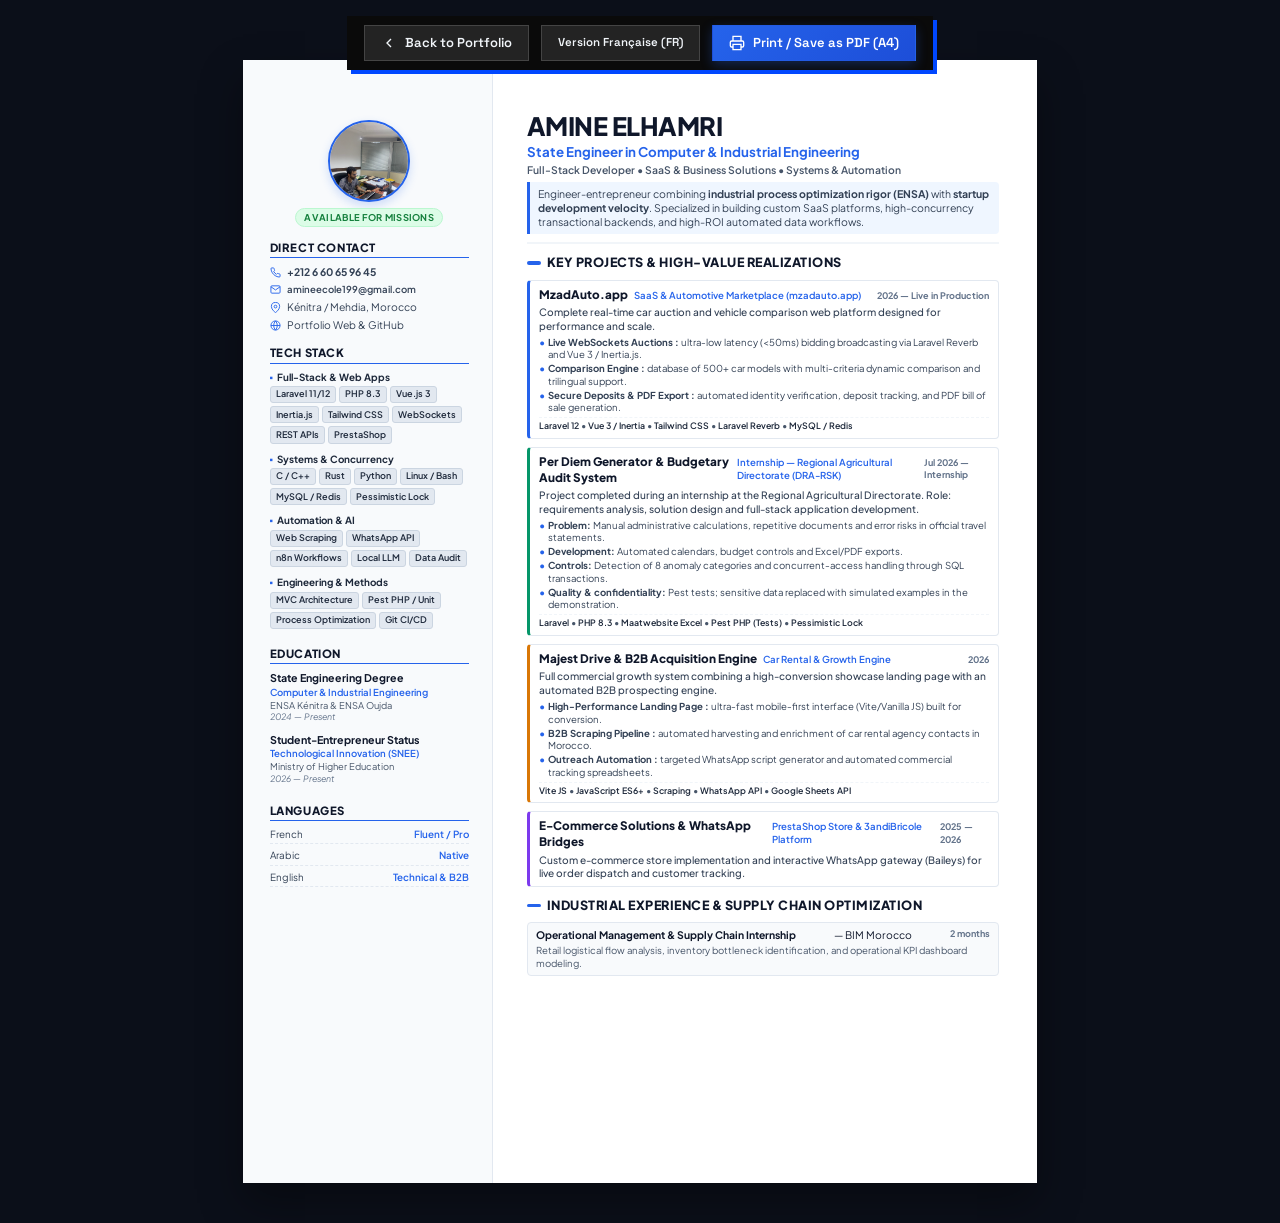
<file: cv_en.html>
<!DOCTYPE html>
<html lang="en">
<head>
  <meta charset="UTF-8">
  <meta name="viewport" content="width=device-width, initial-scale=1.0">
  <title>Resume — Amine ELHAMRI | State Engineer & Full-Stack Developer</title>
  <link rel="preconnect" href="https://fonts.googleapis.com">
  <link rel="preconnect" href="https://fonts.gstatic.com" crossorigin>
  <link href="https://fonts.googleapis.com/css2?family=Plus+Jakarta+Sans:wght@300;400;500;600;700;800&family=Space+Grotesk:wght@500;600;700&display=swap" rel="stylesheet">
  <link rel="stylesheet" href="cv.css">
</head>
<body>

  <!-- Floating Action Bar for Web View -->
  <div class="no-print action-bar">
    <a href="index.html?lang=en" class="btn-action btn-secondary">
      <svg width="16" height="16" viewBox="0 0 24 24" fill="none" stroke="currentColor" stroke-width="2"><path d="m15 18-6-6 6-6"/></svg>
      Back to Portfolio
    </a>
    <a href="cv.html" class="btn-action btn-secondary" style="font-size: 11.5px;">
      Version Française (FR)
    </a>
    <button onclick="window.print()" class="btn-action btn-primary">
      <svg width="16" height="16" viewBox="0 0 24 24" fill="none" stroke="currentColor" stroke-width="2"><path d="M6 9V2h12v7M6 18H4a2 2 0 0 1-2-2v-5a2 2 0 0 1 2-2h16a2 2 0 0 1 2 2v5a2 2 0 0 1-2 2h-2"/><path d="M6 14h12v8H6z"/></svg>
      Print / Save as PDF (A4)
    </button>
  </div>

  <!-- A4 Page Container -->
  <div class="a4-page">
    
    <!-- LEFT SIDEBAR -->
    <aside class="cv-sidebar">
      
      <!-- Profile Photo & Identity -->
      <div class="sidebar-profile">
        <div class="photo-wrapper">
          <img src="assets/img/photo_pro_web.webp" alt="Amine ELHAMRI" class="profile-photo" onerror="this.src='assets/img/photo_pro.png'">
        </div>
        <div class="profile-badge">Available for Missions</div>
      </div>

      <!-- Contact Info -->
      <section class="sidebar-section">
        <h3 class="sidebar-title">Direct Contact</h3>
        <ul class="contact-list">
          <li>
            <svg class="icon" viewBox="0 0 24 24" fill="none" stroke="currentColor" stroke-width="2"><path d="M22 16.92v3a2 2 0 0 1-2.18 2 19.79 19.79 0 0 1-8.63-3.07 19.5 19.5 0 0 1-6-6 19.79 19.79 0 0 1-3.07-8.67A2 2 0 0 1 4.11 2h3a2 2 0 0 1 2 1.72 12.84 12.84 0 0 0 .7 2.81 2 2 0 0 1-.45 2.11L8.09 9.91a16 16 0 0 0 6 6l1.27-1.27a2 2 0 0 1 2.11-.45 12.84 12.84 0 0 0 2.81.7A2 2 0 0 1 22 16.92z"/></svg>
            <span><strong>+212 6 60 65 96 45</strong></span>
          </li>
          <li>
            <svg class="icon" viewBox="0 0 24 24" fill="none" stroke="currentColor" stroke-width="2"><path d="M4 4h16c1.1 0 2 .9 2 2v12c0 1.1-.9 2-2 2H4c-1.1 0-2-.9-2-2V6c0-1.1.9-2 2-2z"/><polyline points="22,6 12,13 2,6"/></svg>
            <span class="break-email">amineecole199@gmail.com</span>
          </li>
          <li>
            <svg class="icon" viewBox="0 0 24 24" fill="none" stroke="currentColor" stroke-width="2"><path d="M21 10c0 7-9 13-9 13s-9-6-9-13a9 9 0 0 1 18 0z"/><circle cx="12" cy="10" r="3"/></svg>
            <span>Kénitra / Mehdia, Morocco</span>
          </li>
          <li>
            <svg class="icon" viewBox="0 0 24 24" fill="none" stroke="currentColor" stroke-width="2"><circle cx="12" cy="12" r="10"/><line x1="2" y1="12" x2="22" y2="12"/><path d="M12 2a15.3 15.3 0 0 1 4 10 15.3 15.3 0 0 1-4 10 15.3 15.3 0 0 1-4-10 15.3 15.3 0 0 1 4-10z"/></svg>
            <span>Portfolio Web & GitHub</span>
          </li>
        </ul>
      </section>

      <!-- Technical Stack -->
      <section class="sidebar-section">
        <h3 class="sidebar-title">Tech Stack</h3>
        
        <div class="skill-group">
          <div class="skill-category">Full-Stack & Web Apps</div>
          <div class="tag-cloud">
            <span class="tag">Laravel 11/12</span>
            <span class="tag">PHP 8.3</span>
            <span class="tag">Vue.js 3</span>
            <span class="tag">Inertia.js</span>
            <span class="tag">Tailwind CSS</span>
            <span class="tag">WebSockets</span>
            <span class="tag">REST APIs</span>
            <span class="tag">PrestaShop</span>
          </div>
        </div>

        <div class="skill-group">
          <div class="skill-category">Systems & Concurrency</div>
          <div class="tag-cloud">
            <span class="tag">C / C++</span>
            <span class="tag">Rust</span>
            <span class="tag">Python</span>
            <span class="tag">Linux / Bash</span>
            <span class="tag">MySQL / Redis</span>
            <span class="tag">Pessimistic Lock</span>
          </div>
        </div>

        <div class="skill-group">
          <div class="skill-category">Automation & AI</div>
          <div class="tag-cloud">
            <span class="tag">Web Scraping</span>
            <span class="tag">WhatsApp API</span>
            <span class="tag">n8n Workflows</span>
            <span class="tag">Local LLM</span>
            <span class="tag">Data Audit</span>
          </div>
        </div>

        <div class="skill-group">
          <div class="skill-category">Engineering & Methods</div>
          <div class="tag-cloud">
            <span class="tag">MVC Architecture</span>
            <span class="tag">Pest PHP / Unit</span>
            <span class="tag">Process Optimization</span>
            <span class="tag">Git CI/CD</span>
          </div>
        </div>
      </section>

      <!-- Education -->
      <section class="sidebar-section">
        <h3 class="sidebar-title">Education</h3>
        <div class="edu-item">
          <div class="edu-role">State Engineering Degree</div>
          <div class="edu-field">Computer & Industrial Engineering</div>
          <div class="edu-school">ENSA Kénitra & ENSA Oujda</div>
          <div class="edu-date">2024 — Present</div>
        </div>
        <div class="edu-item">
          <div class="edu-role">Student-Entrepreneur Status</div>
          <div class="edu-field">Technological Innovation (SNEE)</div>
          <div class="edu-school">Ministry of Higher Education</div>
          <div class="edu-date">2026 — Present</div>
        </div>
      </section>

      <!-- Languages -->
      <section class="sidebar-section">
        <h3 class="sidebar-title">Languages</h3>
        <div class="lang-row">
          <span>French</span>
          <span class="lang-level">Fluent / Pro</span>
        </div>
        <div class="lang-row">
          <span>Arabic</span>
          <span class="lang-level">Native</span>
        </div>
        <div class="lang-row">
          <span>English</span>
          <span class="lang-level">Technical & B2B</span>
        </div>
      </section>

    </aside>

    <!-- RIGHT MAIN CONTENT -->
    <main class="cv-main">
      
      <!-- Header / Summary -->
      <header class="main-header">
        <div class="header-top">
          <div>
            <h1 class="name">AMINE ELHAMRI</h1>
            <h2 class="headline">State Engineer in Computer & Industrial Engineering</h2>
            <div class="subtitle-badge">Full-Stack Developer • SaaS & Business Solutions • Systems & Automation</div>
          </div>
        </div>
        <p class="summary-text">
          Engineer-entrepreneur combining <strong>industrial process optimization rigor (ENSA)</strong> with <strong>startup development velocity</strong>. Specialized in building custom SaaS platforms, high-concurrency transactional backends, and high-ROI automated data workflows.
        </p>
      </header>

      <!-- Projects / Realisations -->
      <section class="main-section">
        <h3 class="section-title">
          <span class="title-decor"></span>
          Key Projects & High-Value Realizations
        </h3>

        <!-- Project 1: MzadAuto -->
        <article class="project-card">
          <div class="project-header">
            <div class="project-title-box">
              <h4 class="project-name">MzadAuto.app</h4>
              <span class="project-type">SaaS & Automotive Marketplace (mzadauto.app)</span>
            </div>
            <span class="project-date">2026 — Live in Production</span>
          </div>
          <p class="project-desc">
            Complete real-time car auction and vehicle comparison web platform designed for performance and scale.
          </p>
          <ul class="project-bullets">
            <li><strong>Live WebSockets Auctions :</strong> ultra-low latency (&lt;50ms) bidding broadcasting via Laravel Reverb and Vue 3 / Inertia.js.</li>
            <li><strong>Comparison Engine :</strong> database of 500+ car models with multi-criteria dynamic comparison and trilingual support.</li>
            <li><strong>Secure Deposits & PDF Export :</strong> automated identity verification, deposit tracking, and PDF bill of sale generation.</li>
          </ul>
          <div class="project-stack">
            <span>Laravel 12</span> • <span>Vue 3 / Inertia</span> • <span>Tailwind CSS</span> • <span>Laravel Reverb</span> • <span>MySQL / Redis</span>
          </div>
        </article>

        <!-- Project 2: DRA RSK (Internship Project) -->
        <article class="project-card">
          <div class="project-header">
            <div class="project-title-box">
              <h4 class="project-name">Per Diem Generator & Budgetary Audit System</h4>
              <span class="project-type">Internship — Regional Agricultural Directorate (DRA-RSK)</span>
            </div>
            <span class="project-date">Jul 2026 — Internship</span>
          </div>
          <p class="project-desc">
            Project completed during an internship at the Regional Agricultural Directorate. Role: requirements analysis, solution design and full-stack application development.
          </p>
          <ul class="project-bullets">
            <li><strong>Problem:</strong> Manual administrative calculations, repetitive documents and error risks in official travel statements.</li>
            <li><strong>Development:</strong> Automated calendars, budget controls and Excel/PDF exports.</li>
            <li><strong>Controls:</strong> Detection of 8 anomaly categories and concurrent-access handling through SQL transactions.</li>
            <li><strong>Quality & confidentiality:</strong> Pest tests; sensitive data replaced with simulated examples in the demonstration.</li>
          </ul>
          <div class="project-stack">
            <span>Laravel</span> • <span>PHP 8.3</span> • <span>Maatwebsite Excel</span> • <span>Pest PHP (Tests)</span> • <span>Pessimistic Lock</span>
          </div>
        </article>

        <!-- Project 3: Majest Drive & Outreach -->
        <article class="project-card">
          <div class="project-header">
            <div class="project-title-box">
              <h4 class="project-name">Majest Drive & B2B Acquisition Engine</h4>
              <span class="project-type">Car Rental & Growth Engine</span>
            </div>
            <span class="project-date">2026</span>
          </div>
          <p class="project-desc">
            Full commercial growth system combining a high-conversion showcase landing page with an automated B2B prospecting engine.
          </p>
          <ul class="project-bullets">
            <li><strong>High-Performance Landing Page :</strong> ultra-fast mobile-first interface (Vite/Vanilla JS) built for conversion.</li>
            <li><strong>B2B Scraping Pipeline :</strong> automated harvesting and enrichment of car rental agency contacts in Morocco.</li>
            <li><strong>Outreach Automation :</strong> targeted WhatsApp script generator and automated commercial tracking spreadsheets.</li>
          </ul>
          <div class="project-stack">
            <span>Vite JS</span> • <span>JavaScript ES6+</span> • <span>Scraping</span> • <span>WhatsApp API</span> • <span>Google Sheets API</span>
          </div>
        </article>

        <!-- Project 4: PrestaShop & 3andiBricole -->
        <article class="project-card">
          <div class="project-header">
            <div class="project-title-box">
              <h4 class="project-name">E-Commerce Solutions & WhatsApp Bridges</h4>
              <span class="project-type">PrestaShop Store & 3andiBricole Platform</span>
            </div>
            <span class="project-date">2025 — 2026</span>
          </div>
          <p class="project-desc">
            Custom e-commerce store implementation and interactive WhatsApp gateway (Baileys) for live order dispatch and customer tracking.
          </p>
        </article>

      </section>

      <!-- Industrial Experience -->
      <section class="main-section">
        <h3 class="section-title">
          <span class="title-decor"></span>
          Industrial Experience & Supply Chain Optimization
        </h3>
        <div class="exp-mini">
          <div class="exp-mini-head">
            <strong>Operational Management & Supply Chain Internship</strong> — BIM Morocco
            <span class="exp-mini-date">2 months</span>
          </div>
          <p class="exp-mini-desc">
            Retail logistical flow analysis, inventory bottleneck identification, and operational KPI dashboard modeling.
          </p>
        </div>
      </section>

    </main>

  </div>

</body>
</html>
</file>
<file: style.css>
/* ==========================================================================
   PORTFOLIO AMINE ELHAMRI - LIGHT ARCHITECTURAL DESIGN SYSTEM (90° DUOTONE)
   ========================================================================== */

@import url('https://fonts.googleapis.com/css2?family=JetBrains+Mono:wght@400;500;600;700&family=Plus+Jakarta+Sans:ital,wght@0,300;0,400;0,500;0,600;0,700;0,800;1,400&family=Space+Grotesk:wght@400;500;600;700&display=swap');

:root {
  /* DUOTONE COLOR SYSTEM */
  --c-dark: #0a0a0a;          /* Color 1: Ink Black / Onyx */
  --c-blue: #0047ff;          /* Color 2: Electric Cobalt Accent */
  
  /* NEUTRAL LIGHT CANVAS & SURFACES */
  --bg-page: #f8fafc;
  --bg-white: #ffffff;
  --bg-subtle: #f1f5f9;
  --bg-alt: #eceff4;
  
  /* TEXT HIERARCHY (derived from dark onyx) */
  --text-main: #0a0a0a;
  --text-muted: #475569;
  --text-light: #64748b;
  --text-white: #ffffff;
  
  /* ARCHITECTURAL BORDERS (100% SHARP 90 DEGREES) */
  --border-light: #e2e8f0;
  --border-medium: #cbd5e1;
  --border-dark: #0a0a0a;
  --border-blue: #0047ff;
  
  /* NO ROUNDED CORNERS: STRICT 90° */
  --radius-none: 0px;
  
  /* SHADOWS (Sharp, offset architectural shadows) */
  --shadow-sm: 2px 2px 0px rgba(10, 10, 10, 0.06);
  --shadow-card: 4px 4px 0px #0a0a0a;
  --shadow-card-blue: 4px 4px 0px #0047ff;
  --shadow-hover: 6px 6px 0px #0047ff;
  --shadow-flat: 3px 3px 0px #e2e8f0;
  
  /* TRANSITIONS */
  --transition: 0.2s cubic-bezier(0.16, 1, 0.3, 1);
}

/* Base reset with strict 90-degree corners */
*, *::before, *::after {
  box-sizing: border-box;
  margin: 0;
  padding: 0;
  border-radius: 0 !important; /* Enforces 90° sharp corners everywhere */
}

html {
  scroll-behavior: smooth;
  color-scheme: light;
}

body {
  font-family: 'Plus Jakarta Sans', -apple-system, BlinkMacSystemFont, 'Segoe UI', Roboto, sans-serif;
  background-color: var(--bg-page);
  color: var(--text-main);
  line-height: 1.65;
  font-size: 16px;
  overflow-x: hidden;
  letter-spacing: -0.01em;
  -webkit-font-smoothing: antialiased;
}

/* Subtle architectural grid pattern on light canvas */
.grid-canvas {
  background-image: 
    linear-gradient(to right, rgba(0, 0, 0, 0.03) 1px, transparent 1px),
    linear-gradient(to bottom, rgba(0, 0, 0, 0.03) 1px, transparent 1px);
  background-size: 40px 40px;
}

/* Typography Headings */
h1, h2, h3, h4, h5, h6, .font-display {
  font-family: 'Space Grotesk', -apple-system, sans-serif;
  font-weight: 700;
  letter-spacing: -0.03em;
  color: var(--text-main);
  line-height: 1.15;
}

.font-mono {
  font-family: 'JetBrains Mono', monospace;
}

/* Layout Containers */
.container {
  width: 100%;
  max-width: 1200px;
  margin: 0 auto;
  padding: 0 28px;
}

.container-lg {
  max-width: 1320px;
}

/* Section Spacing (Aéré / Breathable) */
.section {
  padding: 96px 0;
  position: relative;
}

.section-alt {
  background-color: var(--bg-white);
  border-top: 1px solid var(--border-light);
  border-bottom: 1px solid var(--border-light);
}

.section-header {
  margin-bottom: 56px;
  display: flex;
  flex-direction: column;
  align-items: flex-start;
  gap: 12px;
}

.section-number {
  font-family: 'JetBrains Mono', monospace;
  font-size: 13px;
  font-weight: 700;
  color: var(--c-blue);
  letter-spacing: 0.1em;
  text-transform: uppercase;
  display: inline-flex;
  align-items: center;
  gap: 8px;
}

.section-number::before {
  content: '';
  display: inline-block;
  width: 16px;
  height: 2px;
  background-color: var(--c-blue);
}

.section-title {
  font-size: clamp(28px, 4vw, 42px);
  color: var(--c-dark);
}

.section-subtitle {
  font-size: 17px;
  color: var(--text-muted);
  max-width: 680px;
  line-height: 1.6;
}

/* ==========================================================================
   NAVIGATION BAR (90°, LIGHT, MINIMAL)
   ========================================================================== */
.navbar {
  position: fixed;
  top: 0;
  left: 0;
  right: 0;
  z-index: 1000;
  background: rgba(255, 255, 255, 0.92);
  backdrop-filter: blur(12px);
  -webkit-backdrop-filter: blur(12px);
  border-bottom: 1px solid var(--border-light);
  padding: 18px 0;
  transition: var(--transition);
}

.navbar.scrolled {
  background: rgba(255, 255, 255, 0.98);
  border-bottom-color: var(--c-dark);
  box-shadow: 0 4px 12px rgba(0, 0, 0, 0.04);
}

.nav-container {
  display: flex;
  align-items: center;
  justify-content: space-between;
  gap: 24px;
}

.brand-logo {
  display: flex;
  align-items: center;
  gap: 14px;
  text-decoration: none;
  color: var(--c-dark);
}

.logo-symbol {
  width: 40px;
  height: 40px;
  background: var(--c-dark);
  color: var(--text-white);
  display: flex;
  align-items: center;
  justify-content: center;
  font-family: 'Space Grotesk', sans-serif;
  font-weight: 700;
  font-size: 16px;
  border: 1px solid var(--c-dark);
  transition: var(--transition);
}

.brand-logo:hover .logo-symbol {
  background: var(--c-blue);
  border-color: var(--c-blue);
}

.brand-info {
  display: flex;
  flex-direction: column;
}

.brand-name {
  font-family: 'Space Grotesk', sans-serif;
  font-weight: 700;
  font-size: 16px;
  letter-spacing: -0.02em;
  color: var(--c-dark);
}

.brand-title {
  font-size: 11.5px;
  color: var(--text-light);
  font-family: 'JetBrains Mono', monospace;
  text-transform: uppercase;
  letter-spacing: 0.05em;
}

/* Nav Menu Links */
.nav-menu {
  display: flex;
  list-style: none;
  gap: 32px;
  align-items: center;
}

.nav-link {
  text-decoration: none;
  color: var(--text-muted);
  font-size: 14px;
  font-weight: 600;
  display: inline-flex;
  align-items: center;
  gap: 6px;
  transition: var(--transition);
  padding: 4px 0;
  position: relative;
}

.nav-link .nav-num {
  font-family: 'JetBrains Mono', monospace;
  font-size: 11px;
  color: var(--c-blue);
  opacity: 0.8;
}

.nav-link:hover, .nav-link.active {
  color: var(--c-blue);
}

.nav-link::after {
  content: '';
  position: absolute;
  bottom: 0;
  left: 0;
  width: 0;
  height: 2px;
  background-color: var(--c-blue);
  transition: width 0.2s ease;
}

.nav-link:hover::after, .nav-link.active::after {
  width: 100%;
}

/* Nav Actions */
.nav-actions {
  display: flex;
  align-items: center;
  gap: 12px;
}

/* 90° BILINGUAL LANGUAGE SWITCHER */
.lang-switcher-90 {
  display: flex;
  align-items: center;
  border: 1px solid var(--c-dark);
  background: var(--bg-white);
  box-shadow: 2px 2px 0px var(--c-dark);
}

.lang-btn {
  background: transparent;
  border: none;
  padding: 5px 9px;
  font-family: 'JetBrains Mono', monospace;
  font-size: 11.5px;
  font-weight: 700;
  color: var(--text-muted);
  cursor: pointer;
  transition: var(--transition);
}

.lang-btn:hover {
  color: var(--c-dark);
  background: var(--bg-subtle);
}

.lang-btn.active {
  background: var(--c-dark);
  color: var(--text-white);
}

.status-indicator {
  display: inline-flex;
  align-items: center;
  gap: 8px;
  padding: 6px 12px;
  background: var(--bg-white);
  border: 1px solid var(--border-light);
  font-size: 12px;
  font-weight: 600;
  color: var(--text-main);
  font-family: 'JetBrains Mono', monospace;
}

.status-dot {
  width: 8px;
  height: 8px;
  background-color: #10b981;
  border-radius: 50% !important; /* standard indicator exception or keep square */
  display: inline-block;
  animation: pulseDot 2s infinite;
}

@keyframes pulseDot {
  0% { opacity: 1; transform: scale(1); }
  50% { opacity: 0.4; transform: scale(0.85); }
  100% { opacity: 1; transform: scale(1); }
}

/* ==========================================================================
   BUTTON SYSTEM (90° ARCHITECTURAL & SOLID)
   ========================================================================== */
.btn {
  display: inline-flex;
  align-items: center;
  justify-content: center;
  gap: 10px;
  padding: 13px 24px;
  font-size: 14px;
  font-weight: 700;
  font-family: 'Space Grotesk', sans-serif;
  text-decoration: none;
  cursor: pointer;
  border: 1px solid transparent;
  transition: var(--transition);
  letter-spacing: -0.01em;
  white-space: nowrap;
}

.btn-primary {
  background-color: var(--c-dark);
  color: var(--text-white);
  border-color: var(--c-dark);
  box-shadow: var(--shadow-card);
}

.btn-primary:hover {
  background-color: var(--c-blue);
  border-color: var(--c-blue);
  color: var(--text-white);
  transform: translate(-2px, -2px);
  box-shadow: 6px 6px 0px var(--c-dark);
}

.btn-blue {
  background-color: var(--c-blue);
  color: var(--text-white);
  border-color: var(--c-blue);
  box-shadow: var(--shadow-card);
}

.btn-blue:hover {
  background-color: var(--c-dark);
  border-color: var(--c-dark);
  transform: translate(-2px, -2px);
  box-shadow: 6px 6px 0px var(--c-blue);
}

.btn-outline {
  background-color: var(--bg-white);
  color: var(--c-dark);
  border: 1px solid var(--c-dark);
  box-shadow: var(--shadow-card);
}

.btn-outline:hover {
  background-color: var(--c-dark);
  color: var(--text-white);
  transform: translate(-2px, -2px);
  box-shadow: 6px 6px 0px var(--c-blue);
}

.btn-ghost {
  background-color: var(--bg-white);
  color: var(--text-main);
  border: 1px solid var(--border-medium);
}

.btn-ghost:hover {
  border-color: var(--c-dark);
  color: var(--c-dark);
  background-color: var(--bg-subtle);
}

.btn-sm {
  padding: 8px 16px;
  font-size: 13px;
}

.btn-lg {
  padding: 16px 32px;
  font-size: 15px;
}

/* ==========================================================================
   HERO SECTION (AIRY, ARCHITECTURAL, IMPACTFUL)
   ========================================================================== */
.hero-section {
  padding-top: 150px;
  padding-bottom: 90px;
  position: relative;
  background-color: var(--bg-page);
}

.hero-grid {
  display: grid;
  grid-template-columns: 1.25fr 0.95fr;
  gap: 56px;
  align-items: center;
}

.hero-tag {
  display: inline-flex;
  align-items: center;
  gap: 8px;
  padding: 6px 14px;
  background: var(--bg-white);
  border: 1px solid var(--border-dark);
  font-family: 'JetBrains Mono', monospace;
  font-size: 12px;
  font-weight: 600;
  color: var(--c-dark);
  margin-bottom: 24px;
  box-shadow: var(--shadow-sm);
}

.hero-tag .dot {
  width: 6px;
  height: 6px;
  background: var(--c-blue);
}

.hero-title {
  font-size: clamp(34px, 4.8vw, 54px);
  color: var(--c-dark);
  line-height: 1.1;
  margin-bottom: 24px;
  font-weight: 700;
}

.hero-title .highlight {
  color: var(--c-blue);
  position: relative;
  display: inline-block;
}

.hero-description {
  font-size: 18px;
  color: var(--text-muted);
  line-height: 1.65;
  margin-bottom: 36px;
  max-width: 620px;
}

.hero-description strong {
  color: var(--c-dark);
  font-weight: 600;
}

.hero-actions {
  display: flex;
  flex-wrap: wrap;
  gap: 14px;
  margin-bottom: 44px;
}

.hero-cv-link {
  display: inline-flex;
  align-items: center;
  gap: 8px;
  align-self: center;
  padding: 8px 4px;
  color: var(--text-light);
  font-size: 13px;
  font-weight: 600;
  text-decoration: underline;
  text-underline-offset: 4px;
}

.hero-cv-link:hover {
  color: var(--c-blue);
}

.hero-social-links {
  display: flex;
  flex-wrap: wrap;
  gap: 10px 18px;
  margin: -24px 0 32px;
}

.hero-social-links a {
  display: inline-flex;
  align-items: center;
  gap: 7px;
  color: var(--text-main);
  font-family: 'JetBrains Mono', monospace;
  font-size: 12px;
  font-weight: 700;
  text-decoration: none;
}

.hero-social-links a:hover {
  color: var(--c-blue);
}

.demo-disclosure {
  display: flex;
  align-items: flex-start;
  gap: 12px;
  max-width: 900px;
  margin: -18px 0 28px;
  padding: 14px 16px;
  background: #fffbeb;
  border: 1px solid #f59e0b;
  color: #78350f;
  font-size: 13px;
  line-height: 1.55;
}

.demo-disclosure svg {
  flex: 0 0 auto;
  margin-top: 1px;
}

.demo-disclosure strong,
.demo-disclosure span {
  display: block;
}

.demo-disclosure strong {
  margin-bottom: 2px;
  font-family: 'JetBrains Mono', monospace;
}

/* Hero Credentials / Trust Strip */
.hero-credentials {
  display: grid;
  grid-template-columns: repeat(3, 1fr);
  gap: 12px;
  padding-top: 24px;
  border-top: 1px solid var(--border-light);
}

.credential-item {
  display: flex;
  align-items: flex-start;
  gap: 8px;
  font-size: 12.5px;
  color: var(--text-muted);
  line-height: 1.4;
}

.credential-item svg {
  color: var(--c-blue);
  flex-shrink: 0;
  margin-top: 2px;
}

/* Hero Portrait / Visual Frame */
.hero-portrait-card {
  position: relative;
}

.portrait-frame-90 {
  background: var(--bg-white);
  border: 1px solid var(--c-dark);
  padding: 12px;
  box-shadow: 8px 8px 0px var(--c-dark);
  position: relative;
  transition: var(--transition);
}

.portrait-frame-90:hover {
  box-shadow: 10px 10px 0px var(--c-blue);
  transform: translate(-2px, -2px);
}

.portrait-img-box {
  width: 100%;
  aspect-ratio: 4/4.5;
  overflow: hidden;
  background-color: var(--bg-alt);
  position: relative;
}

.portrait-img-box img {
  width: 100%;
  height: 100%;
  object-fit: cover;
  object-position: center top;
  filter: contrast(1.03);
}

/* Floating Sharp Stat Badges */
.hero-stat-badge {
  position: absolute;
  background: var(--bg-white);
  border: 1px solid var(--c-dark);
  padding: 14px 18px;
  box-shadow: 4px 4px 0px var(--c-dark);
  display: flex;
  align-items: center;
  gap: 14px;
  z-index: 2;
  transition: var(--transition);
}

.hero-stat-badge:hover {
  transform: translateY(-3px);
  box-shadow: 6px 6px 0px var(--c-blue);
}

.badge-pos-1 {
  bottom: -20px;
  left: -24px;
}

.badge-pos-2 {
  top: 20px;
  right: -20px;
}

.stat-icon-square {
  width: 36px;
  height: 36px;
  background: var(--c-dark);
  color: var(--text-white);
  display: flex;
  align-items: center;
  justify-content: center;
  flex-shrink: 0;
}

.stat-val {
  font-family: 'Space Grotesk', sans-serif;
  font-weight: 700;
  font-size: 18px;
  color: var(--c-dark);
  line-height: 1.1;
}

.stat-lbl {
  font-size: 11px;
  color: var(--text-muted);
  font-family: 'JetBrains Mono', monospace;
  text-transform: uppercase;
}

/* ==========================================================================
   METRICS BAR SECTION
   ========================================================================== */
.metrics-strip {
  background-color: var(--bg-white);
  border-top: 1px solid var(--c-dark);
  border-bottom: 1px solid var(--c-dark);
  padding: 36px 0;
}

.metrics-row {
  display: grid;
  grid-template-columns: repeat(3, 1fr);
  gap: 32px;
}

.metric-block {
  padding-left: 20px;
  border-left: 2px solid var(--c-dark);
  transition: var(--transition);
}

.metric-block:hover {
  border-left-color: var(--c-blue);
}

.metric-figure {
  font-family: 'Space Grotesk', sans-serif;
  font-size: 32px;
  font-weight: 700;
  color: var(--c-dark);
  line-height: 1;
  margin-bottom: 6px;
}

.metric-name {
  font-weight: 700;
  font-size: 14px;
  color: var(--c-blue);
  margin-bottom: 4px;
}

.metric-explanation {
  font-size: 12.5px;
  color: var(--text-muted);
  line-height: 1.4;
}

/* ==========================================================================
   PROJECTS SHOWCASE (AIRY & 90° BESPOKE CARDS)
   ========================================================================== */
.filter-bar {
  display: flex;
  flex-wrap: wrap;
  gap: 8px;
  margin-bottom: 40px;
  border-bottom: 1px solid var(--border-light);
  padding-bottom: 16px;
}

.filter-btn {
  background: var(--bg-white);
  border: 1px solid var(--border-medium);
  padding: 8px 18px;
  font-size: 13px;
  font-weight: 600;
  color: var(--text-muted);
  font-family: 'Space Grotesk', sans-serif;
  cursor: pointer;
  transition: var(--transition);
}

.filter-btn:hover {
  border-color: var(--c-dark);
  color: var(--c-dark);
}

.filter-btn.active {
  background: var(--c-dark);
  color: var(--text-white);
  border-color: var(--c-dark);
  box-shadow: 3px 3px 0px var(--c-blue);
}

/* Projects Grid */
.projects-grid {
  display: grid;
  grid-template-columns: repeat(2, 1fr);
  gap: 36px;
}

.project-card-90 {
  background: var(--bg-white);
  border: 1px solid var(--c-dark);
  box-shadow: var(--shadow-card);
  display: flex;
  flex-direction: column;
  transition: var(--transition);
  position: relative;
}

.project-card-90:hover {
  transform: translate(-3px, -3px);
  box-shadow: 8px 8px 0px var(--c-blue);
}

.project-card-highlight {
  border: 2px solid var(--c-blue);
  box-shadow: 7px 7px 0 rgba(36, 87, 255, 0.18);
}

.project-card-highlight::before {
  content: '';
  position: absolute;
  inset: 0 0 auto;
  z-index: 3;
  height: 4px;
  background: var(--c-blue);
}

/* Project Visual Header */
.project-media-wrap {
  position: relative;
  width: 100%;
  aspect-ratio: 16/9.5;
  background-color: var(--bg-alt);
  overflow: hidden;
  border-bottom: 1px solid var(--c-dark);
}

.project-media-wrap img {
  width: 100%;
  height: 100%;
  object-fit: cover;
  object-position: center top;
  transition: transform 0.4s ease;
}

.project-card-90:hover .project-media-wrap img {
  transform: scale(1.03);
}

.project-category-chip {
  position: absolute;
  top: 14px;
  left: 14px;
  background: var(--c-dark);
  color: var(--text-white);
  padding: 4px 10px;
  font-family: 'JetBrains Mono', monospace;
  font-size: 11px;
  font-weight: 600;
  text-transform: uppercase;
  letter-spacing: 0.05em;
  border: 1px solid var(--c-dark);
  z-index: 2;
}

.project-demo-btn-overlay {
  position: absolute;
  bottom: 14px;
  right: 14px;
  z-index: 2;
}

/* Project Body */
.project-content-body {
  padding: 28px;
  display: flex;
  flex-direction: column;
  flex-grow: 1;
}

.project-context-label {
  font-size: 12px;
  font-family: 'JetBrains Mono', monospace;
  font-weight: 700;
  color: var(--c-blue);
  text-transform: uppercase;
  letter-spacing: 0.05em;
  margin-bottom: 6px;
}

.project-card-title {
  font-size: 22px;
  font-weight: 700;
  color: var(--c-dark);
  margin-bottom: 12px;
}

.project-card-desc {
  font-size: 14.5px;
  color: var(--text-muted);
  line-height: 1.6;
  margin-bottom: 20px;
}

/* SPECIFIC STAGE PROJECT NOTE (HIGHLIGHTED AS REQUESTED) */
.stage-note-box {
  background-color: var(--bg-page);
  border: 1px solid var(--c-dark);
  border-left: 4px solid var(--c-blue);
  padding: 12px 14px;
  margin-bottom: 20px;
  display: flex;
  align-items: flex-start;
  gap: 10px;
}

.internship-context {
  margin: 2px 0 16px;
  padding: 13px 14px;
  background: rgba(36, 87, 255, 0.07);
  border-left: 4px solid var(--c-blue);
  font-size: 12.5px;
  line-height: 1.5;
}

.internship-context strong,
.internship-context span {
  display: block;
}

.internship-context strong {
  margin-bottom: 3px;
  color: var(--c-dark);
}

.internship-context span {
  color: var(--text-muted);
}

.stage-note-icon {
  color: var(--c-blue);
  flex-shrink: 0;
  margin-top: 2px;
}

.stage-note-text {
  font-size: 12.5px;
  color: var(--text-main);
  line-height: 1.45;
}

.stage-note-text strong {
  color: var(--c-blue);
  font-family: 'JetBrains Mono', monospace;
  font-weight: 700;
  display: block;
  margin-bottom: 2px;
}

/* Feature bullets */
.project-feature-list {
  list-style: none;
  display: flex;
  flex-direction: column;
  gap: 8px;
  margin-bottom: 24px;
}

.project-feature-item {
  display: flex;
  align-items: flex-start;
  gap: 8px;
  font-size: 13.5px;
  color: var(--text-main);
  line-height: 1.45;
}

.project-feature-item svg {
  color: var(--c-blue);
  flex-shrink: 0;
  margin-top: 3px;
}

/* Case-study narrative: business context first, implementation second */
.case-study-flow {
  margin: 6px 0 20px;
  border-top: 1px solid var(--border-light);
  flex-grow: 1;
}

.case-study-row,
.case-study-stack {
  display: grid;
  grid-template-columns: 82px minmax(0, 1fr);
  gap: 14px;
  padding: 12px 0;
  border-bottom: 1px solid var(--border-light);
  font-size: 13.5px;
  line-height: 1.5;
}

.case-study-row strong,
.case-study-stack strong {
  color: var(--c-blue);
  font-family: 'JetBrains Mono', monospace;
  font-size: 11px;
  font-weight: 700;
  letter-spacing: 0.06em;
  text-transform: uppercase;
}

.case-study-row span {
  color: var(--text-main);
}

.case-study-stack {
  padding: 10px 12px;
  background: var(--bg-subtle);
  border-bottom: 0;
}

.case-study-stack span {
  color: var(--text-muted);
  font-family: 'JetBrains Mono', monospace;
  font-size: 11.5px;
}

@media (max-width: 560px) {
  .case-study-row,
  .case-study-stack {
    grid-template-columns: 1fr;
    gap: 4px;
  }
}

/* Tech Chips */
.project-stack-chips {
  display: flex;
  flex-wrap: wrap;
  gap: 6px;
  margin-top: auto;
  padding-top: 18px;
  border-top: 1px solid var(--border-light);
  margin-bottom: 20px;
}

.tech-tag-90 {
  background: var(--bg-subtle);
  border: 1px solid var(--border-light);
  padding: 4px 8px;
  font-family: 'JetBrains Mono', monospace;
  font-size: 11px;
  font-weight: 500;
  color: var(--c-dark);
  transition: var(--transition);
}

.tech-tag-90:hover {
  background: var(--c-dark);
  color: var(--text-white);
  border-color: var(--c-dark);
}

/* Project Footer Action */
.project-card-footer {
  display: flex;
  align-items: center;
  justify-content: space-between;
  gap: 12px;
}

.project-status-text {
  font-size: 12px;
  font-family: 'JetBrains Mono', monospace;
  color: var(--text-light);
}

.project-status-warning {
  color: #b45309;
  font-weight: 700;
}

/* ==========================================================================
   EXPERTISE & TECH MATRIX (ENGINEERING FOCUS)
   ========================================================================== */
.skills-grid-3 {
  display: grid;
  grid-template-columns: repeat(3, 1fr);
  gap: 28px;
}

.skill-card-90 {
  background: var(--bg-white);
  border: 1px solid var(--border-medium);
  padding: 32px 28px;
  box-shadow: var(--shadow-sm);
  display: flex;
  flex-direction: column;
  transition: var(--transition);
}

.skill-card-90:hover {
  border-color: var(--c-dark);
  box-shadow: var(--shadow-card-blue);
  transform: translateY(-4px);
}

.skill-header {
  display: flex;
  align-items: center;
  gap: 14px;
  margin-bottom: 18px;
}

.skill-icon-box {
  width: 44px;
  height: 44px;
  background: var(--c-dark);
  color: var(--text-white);
  display: flex;
  align-items: center;
  justify-content: center;
  flex-shrink: 0;
  transition: var(--transition);
}

.skill-card-90:hover .skill-icon-box {
  background: var(--c-blue);
}

.skill-title {
  font-size: 20px;
  font-weight: 700;
  color: var(--c-dark);
}

.skill-description {
  font-size: 14px;
  color: var(--text-muted);
  line-height: 1.6;
  margin-bottom: 24px;
}

.skill-tags-group {
  display: flex;
  flex-wrap: wrap;
  gap: 6px;
  margin-top: auto;
}

/* ==========================================================================
   WHY COLLABORATE (VALUE PROPOSITION / GUARANTEES)
   ========================================================================== */
.value-grid-3 {
  display: grid;
  grid-template-columns: repeat(3, 1fr);
  gap: 28px;
}

.value-card-90 {
  background: var(--bg-white);
  border: 1px solid var(--c-dark);
  padding: 32px 28px;
  box-shadow: var(--shadow-card);
  transition: var(--transition);
}

.value-card-90:hover {
  transform: translate(-3px, -3px);
  box-shadow: 6px 6px 0px var(--c-blue);
}

.value-num {
  font-family: 'JetBrains Mono', monospace;
  font-size: 13px;
  font-weight: 700;
  color: var(--c-blue);
  margin-bottom: 12px;
}

.value-heading {
  font-size: 20px;
  font-weight: 700;
  color: var(--c-dark);
  margin-bottom: 12px;
}

.value-text {
  font-size: 14.5px;
  color: var(--text-muted);
  line-height: 1.6;
}

/* ==========================================================================
   CONTACT & FOOTER (CLEAN, DIRECT, ARCHITECTURAL)
   ========================================================================== */
.footer-section {
  background-color: var(--c-dark);
  color: var(--text-white);
  padding: 80px 0 36px 0;
  border-top: 3px solid var(--c-blue);
}

.footer-cta {
  display: grid;
  grid-template-columns: minmax(0, 1.35fr) minmax(280px, 0.65fr);
  gap: 36px;
  align-items: center;
  margin-bottom: 64px;
  padding: clamp(26px, 4vw, 44px);
  background: rgba(255, 255, 255, 0.06);
  border: 1px solid rgba(255, 255, 255, 0.2);
  border-left: 5px solid var(--c-blue);
}

.footer-cta-kicker {
  display: block;
  margin-bottom: 12px;
  color: #93c5fd;
  font-family: 'JetBrains Mono', monospace;
  font-size: 12px;
  font-weight: 700;
  letter-spacing: 0.08em;
  text-transform: uppercase;
}

.footer-cta h2 {
  max-width: 800px;
  color: var(--text-white);
  font-family: 'Space Grotesk', sans-serif;
  font-size: clamp(28px, 4vw, 44px);
  line-height: 1.12;
}

.footer-cta p {
  max-width: 720px;
  margin-top: 16px;
  color: #cbd5e1;
  font-size: 16px;
  line-height: 1.65;
}

.footer-cta-actions {
  display: grid;
  gap: 12px;
}

.footer-cta-actions .btn {
  width: 100%;
  justify-content: center;
  white-space: normal;
  text-align: center;
}

.footer-cta .footer-email-btn {
  background: var(--bg-white);
  color: var(--c-dark);
  border-color: var(--bg-white);
}

.footer-cta .footer-email-btn:hover {
  background: var(--c-blue-soft);
  color: var(--c-blue);
  border-color: var(--bg-white);
}

@media (max-width: 900px) {
  .footer-cta {
    grid-template-columns: 1fr;
    gap: 24px;
  }
}

.footer-top-grid {
  display: grid;
  grid-template-columns: 1.3fr 1fr 1fr;
  gap: 48px;
  margin-bottom: 60px;
}

.footer-brand .brand-name {
  color: var(--text-white);
  font-size: 20px;
}

.footer-brand .brand-title {
  color: #94a3b8;
}

.footer-brand .logo-symbol {
  background: var(--c-blue);
  border-color: var(--c-blue);
}

.footer-bio {
  font-size: 14.5px;
  color: #94a3b8;
  line-height: 1.6;
  margin-top: 18px;
  margin-bottom: 24px;
}

.footer-title {
  font-size: 15px;
  font-family: 'JetBrains Mono', monospace;
  text-transform: uppercase;
  letter-spacing: 0.08em;
  color: var(--text-white);
  margin-bottom: 20px;
  position: relative;
  padding-bottom: 8px;
  border-bottom: 1px solid rgba(255, 255, 255, 0.15);
}

.footer-contact-list, .footer-nav-list {
  list-style: none;
  display: flex;
  flex-direction: column;
  gap: 12px;
}

.footer-contact-list li, .footer-nav-list li {
  font-size: 14px;
  color: #cbd5e1;
  display: flex;
  align-items: center;
  gap: 10px;
}

.footer-contact-list a, .footer-nav-list a {
  color: #cbd5e1;
  text-decoration: none;
  transition: var(--transition);
}

.footer-contact-list a:hover, .footer-nav-list a:hover {
  color: #60a5fa;
  padding-left: 4px;
}

.footer-bottom-bar {
  padding-top: 28px;
  border-top: 1px solid rgba(255, 255, 255, 0.1);
  display: flex;
  justify-content: space-between;
  align-items: center;
  font-size: 13px;
  color: #64748b;
  font-family: 'JetBrains Mono', monospace;
}

/* ==========================================================================
   INTERACTIVE MEDIA MODAL (VIDEO & DEMO VIEWER)
   ========================================================================== */
.modal-overlay {
  position: fixed;
  top: 0;
  left: 0;
  right: 0;
  bottom: 0;
  background-color: rgba(10, 10, 10, 0.85);
  backdrop-filter: blur(8px);
  -webkit-backdrop-filter: blur(8px);
  z-index: 2000;
  display: flex;
  align-items: center;
  justify-content: center;
  padding: 24px;
  opacity: 0;
  pointer-events: none;
  transition: opacity 0.25s ease;
}

.modal-overlay.open {
  opacity: 1;
  pointer-events: auto;
}

.modal-card-90 {
  background: var(--bg-white);
  border: 2px solid var(--c-dark);
  box-shadow: 12px 12px 0px var(--c-blue);
  width: 100%;
  max-width: 820px;
  max-height: 90vh;
  overflow-y: auto;
  position: relative;
  display: flex;
  flex-direction: column;
  transform: translateY(20px);
  transition: transform 0.25s cubic-bezier(0.16, 1, 0.3, 1);
}

.modal-overlay.open .modal-card-90 {
  transform: translateY(0);
}

.modal-header-bar {
  background: var(--c-dark);
  color: var(--text-white);
  padding: 14px 20px;
  display: flex;
  align-items: center;
  justify-content: space-between;
}

.modal-title-text {
  font-family: 'Space Grotesk', sans-serif;
  font-size: 16px;
  font-weight: 700;
  letter-spacing: -0.01em;
}

.modal-close-btn {
  background: transparent;
  border: none;
  color: var(--text-white);
  font-size: 24px;
  font-weight: 300;
  cursor: pointer;
  line-height: 1;
  padding: 0 4px;
  transition: var(--transition);
}

.modal-close-btn:hover {
  color: #ef4444;
  transform: scale(1.15);
}

.modal-inner-content {
  padding: 28px;
}

/* ==========================================================================
   RESPONSIVE DESIGN BREAKPOINTS
   ========================================================================== */
@media (max-width: 1024px) {
  .hero-grid {
    grid-template-columns: 1fr;
    gap: 48px;
  }

  .hero-visual {
    max-width: 500px;
    margin: 0 auto;
  }

  .projects-grid {
    grid-template-columns: 1fr;
  }

  .skills-grid-3, .value-grid-3 {
    grid-template-columns: 1fr;
  }

  .metrics-row {
    grid-template-columns: repeat(2, 1fr);
    gap: 24px;
  }

  .footer-top-grid {
    grid-template-columns: 1fr;
    gap: 36px;
  }
}

@media (max-width: 768px) {
  .section {
    padding: 64px 0;
  }

  .nav-menu {
    display: none; /* Can be toggled or kept minimal on mobile */
  }

  .hero-section {
    padding-top: 110px;
    padding-bottom: 60px;
  }

  .hero-credentials {
    grid-template-columns: 1fr;
  }

  .hero-stat-badge {
    position: static;
    margin-top: 14px;
    box-shadow: 4px 4px 0px var(--c-dark);
  }

  .badge-pos-1, .badge-pos-2 {
    position: static;
  }

  .metrics-row {
    grid-template-columns: 1fr;
  }

  .footer-bottom-bar {
    flex-direction: column;
    gap: 12px;
    text-align: center;
  }
}

/* ==========================================================================
   2026 VISUAL REFRESH — MOBILE-FIRST EXPERIENCE
   ========================================================================== */
:root {
  --c-dark: #0b1220;
  --c-blue: #2457ff;
  --c-blue-soft: #e9efff;
  --c-mint: #11b981;
  --bg-page: #f6f8fc;
  --bg-subtle: #eef2f8;
  --border-light: #dfe5ef;
  --border-medium: #c8d1df;
  --shadow-card: 0 18px 45px rgba(11, 18, 32, 0.09);
  --shadow-card-blue: 0 20px 50px rgba(36, 87, 255, 0.16);
  --transition: 0.25s cubic-bezier(0.16, 1, 0.3, 1);
}

*, *::before, *::after {
  border-radius: revert !important;
}

html {
  scroll-padding-top: 92px;
}

body {
  font-size: 15px;
}

body.nav-locked {
  overflow: hidden;
}

.grid-canvas {
  background-image:
    radial-gradient(circle at 8% 4%, rgba(36, 87, 255, 0.11), transparent 24rem),
    radial-gradient(circle at 95% 22%, rgba(17, 185, 129, 0.07), transparent 22rem),
    linear-gradient(to right, rgba(11, 18, 32, 0.025) 1px, transparent 1px),
    linear-gradient(to bottom, rgba(11, 18, 32, 0.025) 1px, transparent 1px);
  background-size: auto, auto, 48px 48px, 48px 48px;
}

.container {
  padding-inline: 18px;
}

.section {
  padding: 72px 0;
}

.section-header {
  gap: 10px;
  margin-bottom: 32px;
}

.section-number,
.hero-tag,
.tech-tag-90,
.project-category-chip,
.status-indicator,
.lang-switcher-90 {
  border-radius: 999px !important;
}

.section-title {
  font-size: clamp(30px, 9vw, 44px);
  text-wrap: balance;
}

.section-subtitle {
  font-size: 15px;
}

.navbar {
  padding: 12px 0;
  background: rgba(246, 248, 252, 0.86);
  border-bottom-color: rgba(200, 209, 223, 0.72);
}

.navbar.scrolled {
  border-bottom-color: var(--border-medium);
  box-shadow: 0 12px 30px rgba(11, 18, 32, 0.06);
}

.nav-container {
  gap: 10px;
}

.logo-symbol {
  width: 42px;
  height: 42px;
  border-radius: 13px !important;
  background: linear-gradient(145deg, var(--c-dark), #22304a);
  box-shadow: 0 8px 20px rgba(11, 18, 32, 0.18);
}

.brand-info {
  display: none;
}

.nav-actions .status-indicator,
.nav-actions > .btn {
  display: none;
}

.lang-switcher-90 {
  overflow: hidden;
  box-shadow: none;
  border-color: var(--border-medium);
}

.lang-btn {
  min-width: 38px;
  min-height: 36px;
}

.menu-toggle {
  width: 44px;
  height: 44px;
  margin-left: auto;
  display: grid;
  place-content: center;
  gap: 5px;
  border: 1px solid var(--border-medium);
  border-radius: 13px !important;
  background: rgba(255, 255, 255, 0.9);
  color: var(--c-dark);
  cursor: pointer;
  position: relative;
  z-index: 1002;
}

.menu-toggle span {
  width: 20px;
  height: 2px;
  border-radius: 2px !important;
  background: currentColor;
  transition: var(--transition);
}

.menu-open .menu-toggle span:nth-child(1) {
  transform: translateY(7px) rotate(45deg);
}

.menu-open .menu-toggle span:nth-child(2) {
  opacity: 0;
}

.menu-open .menu-toggle span:nth-child(3) {
  transform: translateY(-7px) rotate(-45deg);
}

.navbar nav {
  position: fixed;
  inset: 67px 12px auto;
  padding: 12px;
  background: rgba(255, 255, 255, 0.98);
  border: 1px solid var(--border-light);
  border-radius: 20px !important;
  box-shadow: 0 24px 70px rgba(11, 18, 32, 0.2);
  opacity: 0;
  visibility: hidden;
  transform: translateY(-12px) scale(0.98);
  transition: var(--transition);
  z-index: 1001;
}

.navbar.menu-open nav {
  opacity: 1;
  visibility: visible;
  transform: translateY(0) scale(1);
}

.nav-menu {
  display: flex;
  flex-direction: column;
  align-items: stretch;
  gap: 2px;
}

.nav-link {
  width: 100%;
  min-height: 52px;
  padding: 12px 14px;
  border-radius: 12px !important;
  font-size: 15px;
}

.nav-link:hover,
.nav-link.active {
  background: var(--c-blue-soft);
}

.nav-link::after {
  display: none;
}

.hero-section {
  padding: 104px 0 62px;
  background: transparent;
}

.hero-grid {
  grid-template-columns: 1fr;
  gap: 44px;
}

.hero-tag {
  padding: 8px 12px;
  margin-bottom: 20px;
  border-color: var(--border-medium);
  box-shadow: none;
  line-height: 1.35;
}

.hero-title {
  font-size: clamp(38px, 11.5vw, 58px);
  line-height: 1.02;
  margin-bottom: 22px;
  text-wrap: balance;
}

.hero-title .highlight {
  background: linear-gradient(120deg, var(--c-blue), #6b3df5);
  -webkit-background-clip: text;
  background-clip: text;
  color: transparent;
}

.hero-description {
  font-size: 16px;
  line-height: 1.7;
  margin-bottom: 28px;
}

.hero-actions {
  display: grid;
  gap: 12px;
  margin-bottom: 34px;
}

.btn {
  min-height: 46px;
  border-radius: 12px !important;
}

.btn-lg {
  width: 100%;
  padding: 15px 18px;
}

.btn-primary,
.btn-blue,
.btn-outline {
  box-shadow: none;
}

.btn-primary {
  background: linear-gradient(135deg, var(--c-dark), #20304d);
}

.btn-primary:hover,
.btn-blue:hover,
.btn-outline:hover {
  transform: translateY(-2px);
  box-shadow: 0 12px 26px rgba(36, 87, 255, 0.2);
}

.hero-credentials {
  grid-template-columns: 1fr;
  gap: 11px;
}

.credential-item {
  font-size: 13px;
}

.hero-visual {
  max-width: 520px;
  margin: 0 auto;
}

.portrait-frame-90 {
  padding: 8px;
  border: 0;
  border-radius: 26px !important;
  background: rgba(255, 255, 255, 0.8);
  box-shadow: var(--shadow-card);
}

.portrait-frame-90:hover {
  transform: translateY(-3px);
  box-shadow: var(--shadow-card-blue);
}

.portrait-img-box {
  border-radius: 20px !important;
}

.hero-stat-badge {
  position: static;
  width: calc(100% - 20px);
  margin: 12px auto 0;
  padding: 12px 14px;
  border: 1px solid var(--border-light);
  border-radius: 16px !important;
  box-shadow: var(--shadow-card);
}

.hero-stat-badge:hover {
  transform: translateY(-2px);
  box-shadow: var(--shadow-card-blue);
}

.stat-icon-square,
.skill-icon-box {
  border-radius: 12px !important;
}

.metrics-strip {
  padding: 24px 0;
  border-color: var(--border-light);
  background: rgba(255, 255, 255, 0.82);
}

.metrics-row {
  grid-template-columns: 1fr;
  gap: 12px;
}

.metric-block {
  padding: 16px;
  border: 1px solid var(--border-light);
  border-radius: 16px !important;
  background: var(--bg-white);
}

.metric-figure {
  font-size: clamp(23px, 7vw, 32px);
}

.metric-explanation {
  display: none;
}

.filter-bar {
  flex-wrap: nowrap;
  overflow-x: auto;
  margin: 0 -18px 28px;
  padding: 0 18px 14px;
  scrollbar-width: none;
  scroll-snap-type: x proximity;
}

.filter-bar::-webkit-scrollbar {
  display: none;
}

.filter-btn {
  flex: 0 0 auto;
  min-height: 42px;
  border-radius: 999px !important;
  scroll-snap-align: start;
}

.filter-btn.active {
  background: var(--c-blue);
  border-color: var(--c-blue);
  box-shadow: none;
}

.projects-grid,
.skills-grid-3,
.value-grid-3,
.footer-top-grid {
  grid-template-columns: 1fr;
  gap: 22px;
}

.project-card-90,
.skill-card-90,
.value-card-90 {
  border: 1px solid var(--border-light);
  border-radius: 22px !important;
  overflow: hidden;
  box-shadow: var(--shadow-card);
}

.project-card-90:hover,
.skill-card-90:hover,
.value-card-90:hover {
  transform: translateY(-4px);
  border-color: rgba(36, 87, 255, 0.35);
  box-shadow: var(--shadow-card-blue);
}

.project-media-wrap {
  border-bottom-color: var(--border-light);
  aspect-ratio: 16 / 10;
}

.project-category-chip {
  max-width: calc(100% - 28px);
  overflow: hidden;
  text-overflow: ellipsis;
  white-space: nowrap;
}

.project-demo-btn-overlay {
  bottom: 10px;
  right: 10px;
  left: 10px;
}

.project-demo-btn-overlay .btn {
  width: 100%;
  backdrop-filter: blur(8px);
}

.project-content-body,
.skill-card-90,
.value-card-90 {
  padding: 22px 20px;
}

.project-card-title {
  font-size: 23px;
}

.project-card-footer {
  align-items: stretch;
  flex-direction: column;
}

.project-card-footer .btn,
.project-card-footer > div {
  width: 100%;
}

.project-card-footer > div {
  flex-direction: column;
}

.stage-note-box {
  border: 0;
  border-left: 4px solid var(--c-blue);
  border-radius: 12px !important;
}

.footer-section {
  padding: 64px 0 28px;
  border-top: 0;
  background:
    radial-gradient(circle at 85% 5%, rgba(36, 87, 255, 0.32), transparent 25rem),
    var(--c-dark);
}

.footer-top-grid {
  margin-bottom: 44px;
}

.footer-brand .brand-info {
  display: flex;
}

.footer-brand .btn {
  width: 100%;
  white-space: normal;
  text-align: center;
}

.mobile-contact-fab {
  position: fixed;
  right: 16px;
  bottom: max(16px, env(safe-area-inset-bottom));
  z-index: 900;
  display: inline-flex;
  align-items: center;
  gap: 8px;
  padding: 12px 16px;
  border-radius: 999px !important;
  background: #16a36a;
  color: #fff;
  box-shadow: 0 14px 34px rgba(11, 18, 32, 0.24);
  font-weight: 700;
  text-decoration: none;
}

.modal-overlay {
  padding: 10px;
}

.modal-card-90 {
  max-height: 92svh;
  border: 0;
  border-radius: 20px !important;
  overflow: hidden auto;
  box-shadow: 0 28px 80px rgba(0, 0, 0, 0.35);
}

.modal-inner-content {
  padding: 16px;
}

:focus-visible {
  outline: 3px solid rgba(36, 87, 255, 0.45);
  outline-offset: 3px;
}

@media (min-width: 560px) {
  .container {
    padding-inline: 28px;
  }

  .brand-info {
    display: flex;
  }

  .hero-actions {
    display: flex;
  }

  .btn-lg {
    width: auto;
  }

  .metric-explanation {
    display: block;
  }

  .project-card-footer {
    align-items: center;
    flex-direction: row;
  }

  .project-card-footer .btn,
  .project-card-footer > div {
    width: auto;
  }
}

@media (min-width: 760px) {
  .section {
    padding: 92px 0;
  }

  .metrics-row {
    gap: 18px;
  }

  .skills-grid-3,
  .value-grid-3 {
    grid-template-columns: repeat(2, minmax(0, 1fr));
  }

  .footer-top-grid {
    grid-template-columns: 1.2fr 1fr;
  }

  .footer-brand .btn {
    width: auto;
  }
}

/* Minimal hero: one message, two actions, one discreet link row */
.hero-section {
  padding-block: clamp(112px, 14vw, 172px) clamp(72px, 9vw, 108px);
  background: var(--bg-page);
}

.hero-grid {
  display: block;
}

.hero-text-col {
  max-width: 920px;
}

.hero-name {
  margin: 0 0 8px;
  color: var(--c-dark);
  font-family: 'Space Grotesk', sans-serif;
  font-size: 14px;
  font-weight: 800;
  letter-spacing: 0.12em;
}

.hero-tag {
  margin-bottom: 24px;
  padding: 0;
  border: 0;
  background: transparent;
  box-shadow: none;
  color: var(--c-blue);
  font-size: 13px;
  font-weight: 700;
}

.hero-title {
  max-width: 900px;
  margin-bottom: 22px;
  font-size: clamp(42px, 6.4vw, 72px);
  line-height: 1.04;
}

.hero-title .highlight {
  background: none;
  color: var(--c-blue);
}

.hero-description {
  max-width: 680px;
  margin-bottom: 30px;
  font-size: clamp(17px, 2vw, 20px);
}

.hero-actions {
  display: flex;
  margin-bottom: 22px;
}

.hero-social-links {
  gap: 0;
  margin: 0;
}

.hero-social-links a {
  font-family: 'Plus Jakarta Sans', sans-serif;
  font-size: 13px;
  font-weight: 600;
}

.hero-social-links a:not(:last-child)::after {
  content: "·";
  margin-inline: 12px;
  color: var(--text-light);
}

@media (max-width: 559px) {
  .hero-actions {
    display: grid;
  }

  .hero-title {
    font-size: clamp(38px, 12vw, 52px);
  }
}

@media (min-width: 901px) {
  body {
    font-size: 16px;
  }

  .container {
    padding-inline: 28px;
  }

  .navbar {
    padding: 15px 0;
  }

  .menu-toggle {
    display: none;
  }

  .navbar nav {
    position: static;
    inset: auto;
    padding: 0;
    background: transparent;
    border: 0;
    box-shadow: none;
    opacity: 1;
    visibility: visible;
    transform: none;
  }

  .nav-menu {
    flex-direction: row;
    align-items: center;
    gap: clamp(10px, 2vw, 28px);
  }

  .nav-link {
    width: auto;
    min-height: auto;
    padding: 8px 0;
    font-size: 13px;
    border-radius: 0 !important;
  }

  .nav-link:hover,
  .nav-link.active {
    background: transparent;
  }

  .nav-link::after {
    display: block;
  }

  .nav-actions .status-indicator {
    display: inline-flex;
  }

  .nav-actions > .btn:last-child {
    display: inline-flex;
  }

  .hero-section {
    padding: 148px 0 100px;
  }

  .hero-grid {
    grid-template-columns: minmax(0, 1.18fr) minmax(360px, 0.82fr);
    gap: clamp(48px, 6vw, 84px);
  }

  .hero-title {
    font-size: clamp(48px, 5vw, 68px);
  }

  .hero-description {
    font-size: 18px;
  }

  .hero-credentials {
    grid-template-columns: repeat(3, 1fr);
  }

  .hero-stat-badge {
    position: absolute;
    width: auto;
    margin: 0;
  }

  .badge-pos-1 {
    left: -24px;
    bottom: -22px;
  }

  .badge-pos-2 {
    top: 24px;
    right: -22px;
  }

  .metrics-row {
    grid-template-columns: repeat(3, 1fr);
  }

  .projects-grid {
    grid-template-columns: repeat(2, minmax(0, 1fr));
    gap: 30px;
  }

  .skills-grid-3,
  .value-grid-3 {
    grid-template-columns: repeat(3, minmax(0, 1fr));
  }

  .footer-top-grid {
    grid-template-columns: 1.3fr 1fr 1fr;
  }

  .mobile-contact-fab {
    display: none;
  }
}

@media (min-width: 1100px) {
  .nav-actions > .btn {
    display: inline-flex;
  }
}

@media (prefers-reduced-motion: reduce) {
  html {
    scroll-behavior: auto;
  }

  *, *::before, *::after {
    animation-duration: 0.01ms !important;
    animation-iteration-count: 1 !important;
    transition-duration: 0.01ms !important;
  }
}

/* Project hierarchy: three primary case studies, then secondary work */
.other-projects-section {
  margin-top: 72px;
  padding-top: 44px;
  border-top: 1px solid var(--border-medium);
}

.other-projects-header {
  max-width: 720px;
  margin-bottom: 26px;
}

.other-projects-header h3 {
  margin: 8px 0 10px;
  color: var(--c-dark);
  font-family: 'Space Grotesk', sans-serif;
  font-size: clamp(26px, 4vw, 36px);
  line-height: 1.15;
}

.other-projects-header p {
  color: var(--text-muted);
  line-height: 1.65;
}

.other-projects-grid {
  display: grid;
  grid-template-columns: 1fr;
  gap: 22px;
}

.other-project-link-card {
  display: flex;
  flex-direction: column;
  justify-content: space-between;
  gap: 22px;
  padding: 24px;
  border: 1px solid var(--border-light);
  border-radius: 18px;
  background: var(--bg-white);
}

.other-project-copy h4 {
  margin: 14px 0 8px;
  color: var(--c-dark);
  font-family: 'Space Grotesk', sans-serif;
  font-size: 21px;
  line-height: 1.25;
}

.other-project-copy p {
  margin: 0;
  color: var(--text-muted);
  line-height: 1.6;
}

.other-project-actions {
  display: flex;
  flex-wrap: wrap;
  gap: 10px;
}

@media (min-width: 760px) {
  .other-projects-grid {
    grid-template-columns: repeat(2, minmax(0, 1fr));
  }
}

@media (min-width: 1100px) {
  .featured-projects-grid {
    grid-template-columns: repeat(3, minmax(0, 1fr));
    gap: 24px;
  }
}

.featured-projects-grid .project-card-highlight {
  border: 2px solid var(--c-blue);
  box-shadow: 7px 7px 0 rgba(36, 87, 255, 0.18);
}

/* Short, outcome-focused stack between services and collaboration */
.stack-short-section {
  padding-block: clamp(54px, 7vw, 84px);
  border-block: 1px solid var(--border-light);
  background: var(--bg-white);
}

.stack-short-layout {
  display: grid;
  gap: 30px;
  align-items: center;
}

.stack-short-copy .section-title {
  margin-top: 8px;
}

.stack-short-copy .section-subtitle {
  margin: 12px 0 0;
}

.stack-short-list {
  display: flex;
  flex-wrap: wrap;
  gap: 10px;
}

.stack-short-list span {
  padding: 11px 15px;
  border: 1px solid var(--border-medium);
  border-radius: 999px;
  background: var(--bg-subtle);
  color: var(--c-dark);
  font-family: 'Space Mono', monospace;
  font-size: 13px;
  font-weight: 700;
}

@media (min-width: 760px) {
  .metrics-row {
    grid-template-columns: repeat(3, minmax(0, 1fr));
  }

  .stack-short-layout {
    grid-template-columns: minmax(0, 1.15fr) minmax(320px, 0.85fr);
  }
}
</file>
<file: cv.css>
/* ==========================================================================
   CV AMINE ELHAMRI - A4 PRINT & SCREEN OPTIMIZED CSS
   ========================================================================== */

:root {
  --primary: #0f172a;
  --primary-light: #1e293b;
  --accent: #2563eb;
  --accent-light: #3b82f6;
  --accent-gold: #d97706;
  --text-main: #1e293b;
  --text-muted: #64748b;
  --text-dark: #0f172a;
  --sidebar-bg: #f8fafc;
  --border: #e2e8f0;
  --card-bg: #ffffff;
  --tag-bg: #e2e8f0;
  --tag-text: #334155;
  --highlight-bg: #eff6ff;
  --highlight-border: #bfdbfe;
}

* {
  box-sizing: border-box;
  margin: 0;
  padding: 0;
}

body {
  font-family: 'Plus Jakarta Sans', -apple-system, BlinkMacSystemFont, 'Segoe UI', Roboto, sans-serif;
  background-color: #0b0f19;
  color: var(--text-main);
  line-height: 1.35;
  font-size: 9.5pt;
  -webkit-font-smoothing: antialiased;
}

/* ==========================================================================
   FLOATING ACTION BAR (HIDDEN IN PRINT)
   ========================================================================== */
.action-bar {
  position: fixed;
  top: 16px;
  left: 50%;
  transform: translateX(-50%);
  z-index: 1000;
  display: flex;
  gap: 12px;
  background: #0a0a0a;
  padding: 8px 16px;
  border-radius: 0px;
  box-shadow: 4px 4px 0px #0047ff;
  border: 1px solid #0a0a0a;
}

.btn-action {
  display: inline-flex;
  align-items: center;
  gap: 8px;
  padding: 8px 16px;
  border-radius: 0px;
  font-size: 13px;
  font-weight: 600;
  font-family: 'Space Grotesk', sans-serif;
  cursor: pointer;
  text-decoration: none;
  border: 1px solid transparent;
  transition: all 0.2s ease;
}

.btn-primary {
  background: linear-gradient(135deg, #2563eb, #1d4ed8);
  color: #ffffff;
  box-shadow: 0 4px 12px rgba(37, 99, 235, 0.3);
}

.btn-primary:hover {
  transform: translateY(-1px);
  box-shadow: 0 6px 16px rgba(37, 99, 235, 0.4);
}

.btn-secondary {
  background: rgba(255, 255, 255, 0.1);
  color: #f1f5f9;
  border: 1px solid rgba(255, 255, 255, 0.15);
}

.btn-secondary:hover {
  background: rgba(255, 255, 255, 0.2);
}

/* ==========================================================================
   A4 SHEET SPECIFICATIONS
   ========================================================================== */
.a4-page {
  width: 210mm;
  height: 297mm;
  margin: 60px auto 40px auto;
  background: #ffffff;
  box-shadow: 0 20px 40px rgba(0, 0, 0, 0.35);
  display: grid;
  grid-template-columns: 66mm 144mm;
  overflow: hidden;
  position: relative;
}

/* ==========================================================================
   LEFT SIDEBAR
   ========================================================================== */
.cv-sidebar {
  background: var(--sidebar-bg);
  border-right: 1px solid var(--border);
  padding: 16mm 6mm 14mm 7mm;
  display: flex;
  flex-direction: column;
  gap: 13px;
}

.sidebar-profile {
  text-align: center;
  display: flex;
  flex-direction: column;
  align-items: center;
}

.photo-wrapper {
  width: 82px;
  height: 82px;
  border-radius: 50%;
  overflow: hidden;
  border: 2.5px solid #2563eb;
  box-shadow: 0 4px 10px rgba(37, 99, 235, 0.2);
  margin-bottom: 6px;
  background: #e2e8f0;
}

.profile-photo {
  width: 100%;
  height: 100%;
  object-fit: cover;
  object-position: center top;
}

.profile-badge {
  display: inline-block;
  background: #dcfce7;
  color: #15803d;
  font-size: 7pt;
  font-weight: 700;
  padding: 2px 8px;
  border-radius: 999px;
  border: 1px solid #bbf7d0;
  text-transform: uppercase;
  letter-spacing: 0.3px;
}

.sidebar-section {
  display: flex;
  flex-direction: column;
  gap: 5px;
}

.sidebar-title {
  font-size: 8.5pt;
  font-weight: 800;
  color: var(--primary);
  text-transform: uppercase;
  letter-spacing: 0.6px;
  border-bottom: 1.5px solid var(--accent);
  padding-bottom: 2px;
  margin-bottom: 2px;
}

/* Contact Items */
.contact-list {
  list-style: none;
  display: flex;
  flex-direction: column;
  gap: 4px;
}

.contact-list li {
  display: flex;
  align-items: center;
  gap: 6px;
  font-size: 7.8pt;
  color: #334155;
}

.contact-list .icon {
  width: 11px;
  height: 11px;
  color: var(--accent);
  flex-shrink: 0;
}

.break-email {
  word-break: break-all;
  font-size: 7.2pt;
  font-weight: 600;
}

/* Skills Cloud */
.skill-group {
  margin-bottom: 4px;
}

.skill-category {
  font-size: 7.4pt;
  font-weight: 700;
  color: #1e293b;
  margin-bottom: 2px;
  display: flex;
  align-items: center;
  gap: 4px;
}

.skill-category::before {
  content: "▪";
  color: var(--accent);
}

.tag-cloud {
  display: flex;
  flex-wrap: wrap;
  gap: 3px;
}

.tag {
  background: #e2e8f0;
  color: #1e293b;
  font-size: 6.8pt;
  font-weight: 600;
  padding: 1.5px 5px;
  border-radius: 3px;
  border: 1px solid #cbd5e1;
}

/* Education Items */
.edu-item {
  margin-bottom: 5px;
}

.edu-role {
  font-size: 8pt;
  font-weight: 700;
  color: var(--primary);
}

.edu-field {
  font-size: 7.2pt;
  font-weight: 600;
  color: var(--accent);
}

.edu-school {
  font-size: 7pt;
  color: #475569;
}

.edu-date {
  font-size: 6.6pt;
  color: #64748b;
  font-style: italic;
}

/* Languages */
.lang-row {
  display: flex;
  justify-content: space-between;
  font-size: 7.4pt;
  color: #334155;
  border-bottom: 1px dashed #e2e8f0;
  padding-bottom: 2px;
}

.lang-level {
  font-weight: 600;
  color: var(--accent);
}

/* ==========================================================================
   RIGHT MAIN CONTENT
   ========================================================================== */
.cv-main {
  padding: 14mm 10mm 12mm 9mm;
  display: flex;
  flex-direction: column;
  gap: 10px;
}

/* Header */
.main-header {
  border-bottom: 2px solid #f1f5f9;
  padding-bottom: 8px;
}

.name {
  font-size: 19pt;
  font-weight: 800;
  color: var(--primary);
  letter-spacing: -0.5px;
  line-height: 1.1;
}

.headline {
  font-size: 10pt;
  font-weight: 700;
  color: var(--accent);
  margin-top: 2px;
}

.subtitle-badge {
  font-size: 7.8pt;
  font-weight: 600;
  color: #475569;
  margin-top: 2px;
}

.summary-text {
  font-size: 7.9pt;
  color: #334155;
  line-height: 1.35;
  margin-top: 5px;
  background: var(--highlight-bg);
  border-left: 3px solid var(--accent);
  padding: 5px 8px;
  border-radius: 0 4px 4px 0;
}

/* Section Title */
.main-section {
  display: flex;
  flex-direction: column;
  gap: 8px;
}

.section-title {
  font-size: 9.5pt;
  font-weight: 800;
  color: var(--primary);
  text-transform: uppercase;
  letter-spacing: 0.5px;
  display: flex;
  align-items: center;
  gap: 6px;
}

.title-decor {
  display: inline-block;
  width: 14px;
  height: 3.5px;
  background: var(--accent);
  border-radius: 2px;
}

/* Project Cards */
.project-card {
  background: #ffffff;
  border: 1px solid #e2e8f0;
  border-left: 3px solid #2563eb;
  padding: 6px 9px;
  border-radius: 4px;
  display: flex;
  flex-direction: column;
  gap: 2.5px;
}

.project-card:nth-child(2) { border-left-color: #2563eb; }
.project-card:nth-child(3) { border-left-color: #059669; }
.project-card:nth-child(4) { border-left-color: #d97706; }
.project-card:nth-child(5) { border-left-color: #7c3aed; }

.project-header {
  display: flex;
  justify-content: space-between;
  align-items: baseline;
}

.project-title-box {
  display: flex;
  align-items: baseline;
  gap: 6px;
}

.project-name {
  font-size: 8.8pt;
  font-weight: 800;
  color: var(--primary);
}

.project-type {
  font-size: 7.2pt;
  font-weight: 600;
  color: var(--accent);
}

.project-date {
  font-size: 6.8pt;
  font-weight: 700;
  color: #64748b;
}

.project-desc {
  font-size: 7.6pt;
  color: #334155;
  font-weight: 500;
}

.project-bullets {
  list-style: none;
  display: flex;
  flex-direction: column;
  gap: 1.5px;
  margin-top: 1px;
}

.project-bullets li {
  font-size: 7.2pt;
  color: #334155;
  padding-left: 9px;
  position: relative;
  line-height: 1.3;
}

.project-bullets li::before {
  content: "•";
  color: var(--accent);
  position: absolute;
  left: 0;
  font-weight: bold;
}

.project-stack {
  font-size: 6.6pt;
  color: #475569;
  font-weight: 600;
  margin-top: 1px;
  padding-top: 2px;
  border-top: 1px dashed #f1f5f9;
}

.project-stack span {
  color: #1e293b;
}

/* Experience Mini */
.exp-mini {
  background: #f8fafc;
  border: 1px solid #e2e8f0;
  padding: 5px 8px;
  border-radius: 4px;
}

.exp-mini-head {
  display: flex;
  justify-content: space-between;
  font-size: 7.8pt;
  color: var(--primary);
}

.exp-mini-date {
  font-size: 6.8pt;
  font-weight: 700;
  color: #64748b;
}

.exp-mini-desc {
  font-size: 7.2pt;
  color: #475569;
  margin-top: 2px;
}

/* ==========================================================================
   PRINT CALIBRATION FOR EXACT 1-PAGE A4
   ========================================================================== */
@media print {
  @page {
    size: A4 portrait;
    margin: 0;
  }

  body {
    background: #ffffff !important;
    color: #000000 !important;
  }

  .no-print {
    display: none !important;
  }

  .a4-page {
    width: 210mm !important;
    height: 297mm !important;
    margin: 0 !important;
    box-shadow: none !important;
    page-break-after: avoid !important;
    page-break-inside: avoid !important;
  }

  * {
    -webkit-print-color-adjust: exact !important;
    print-color-adjust: exact !important;
  }
}
</file>
